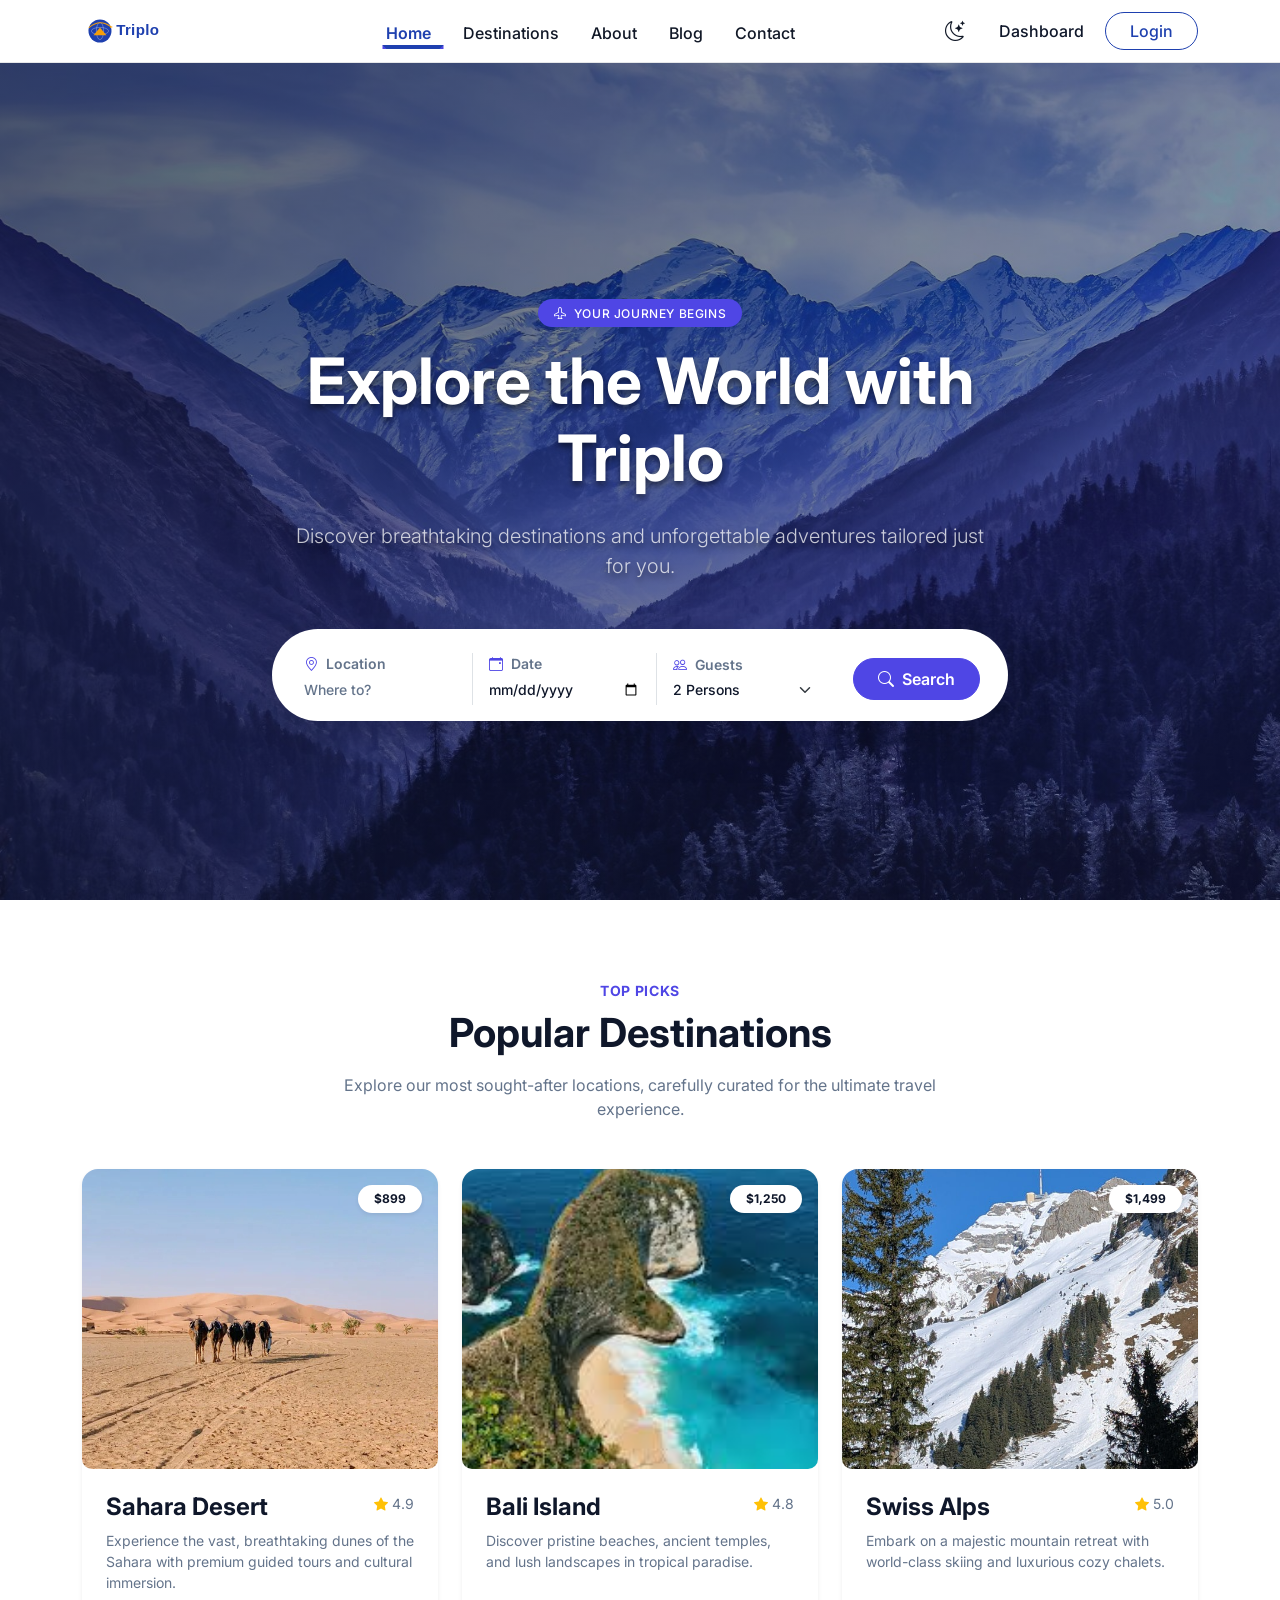
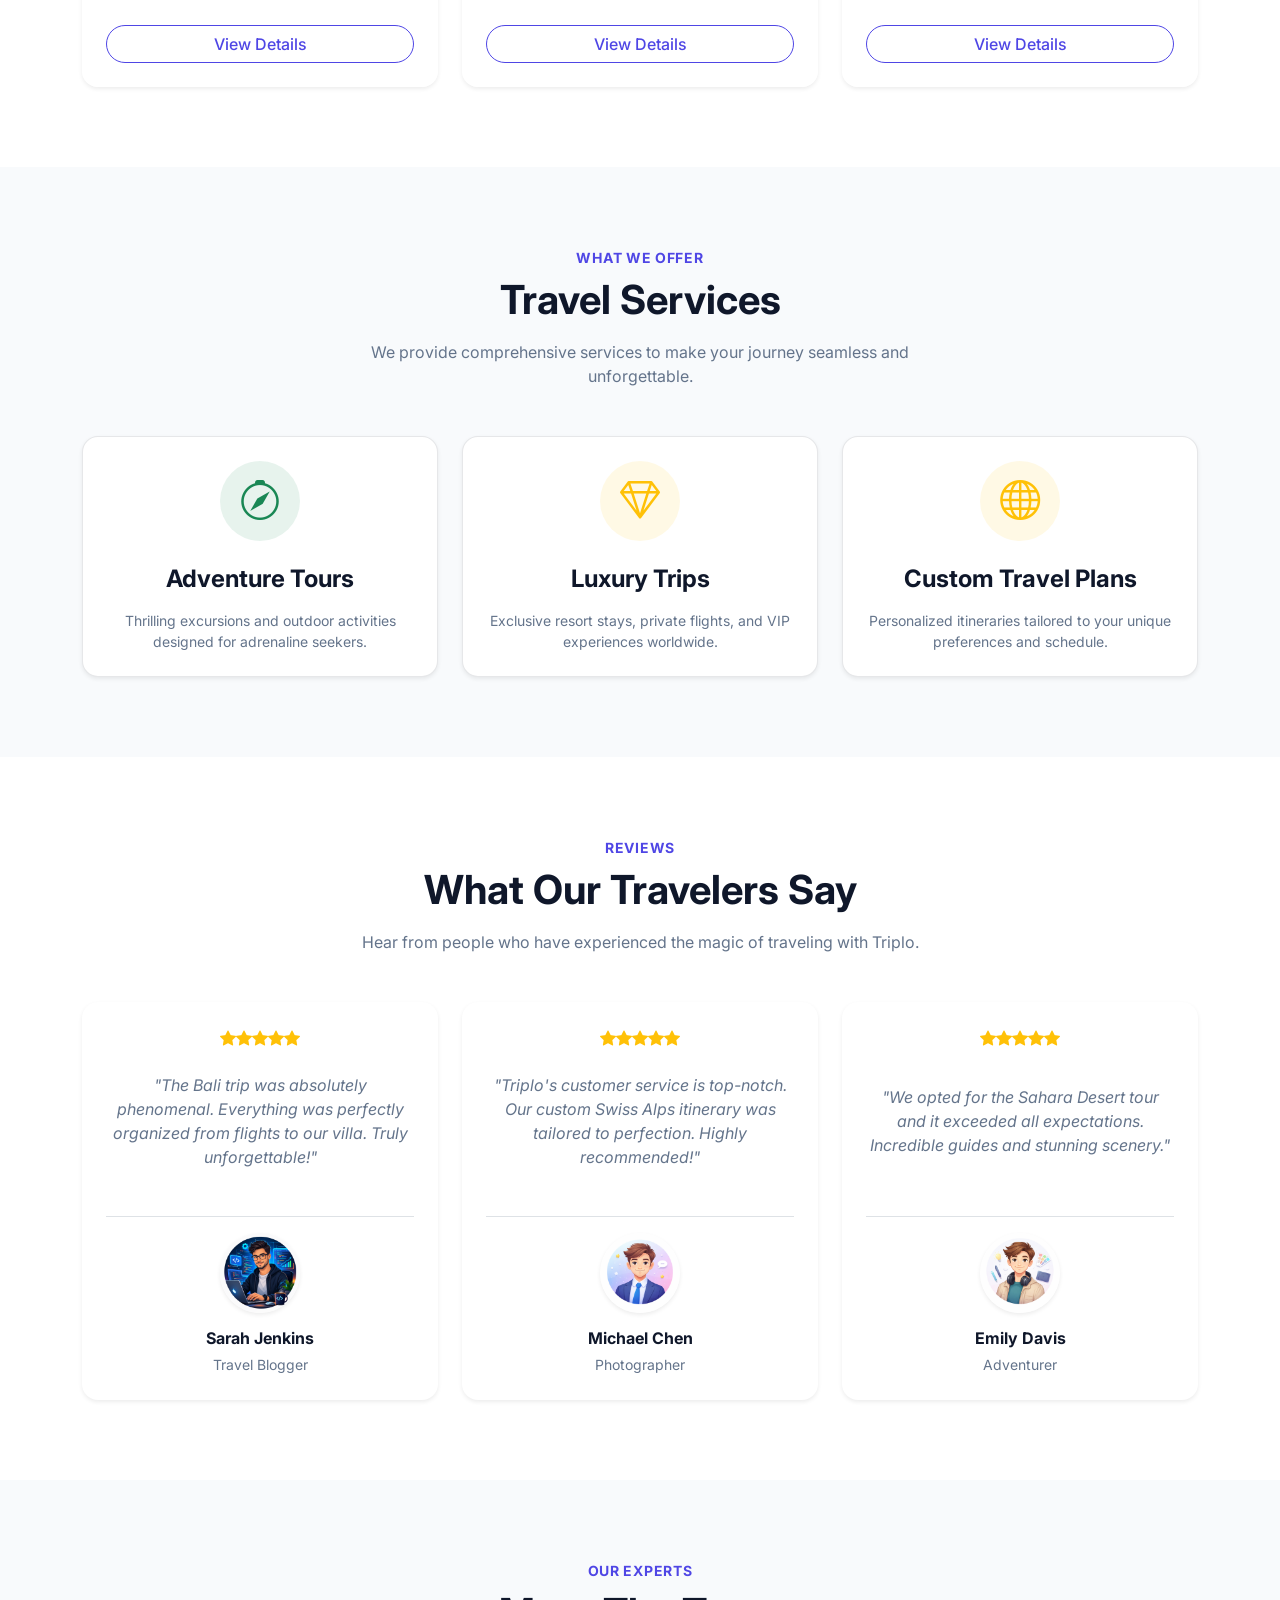
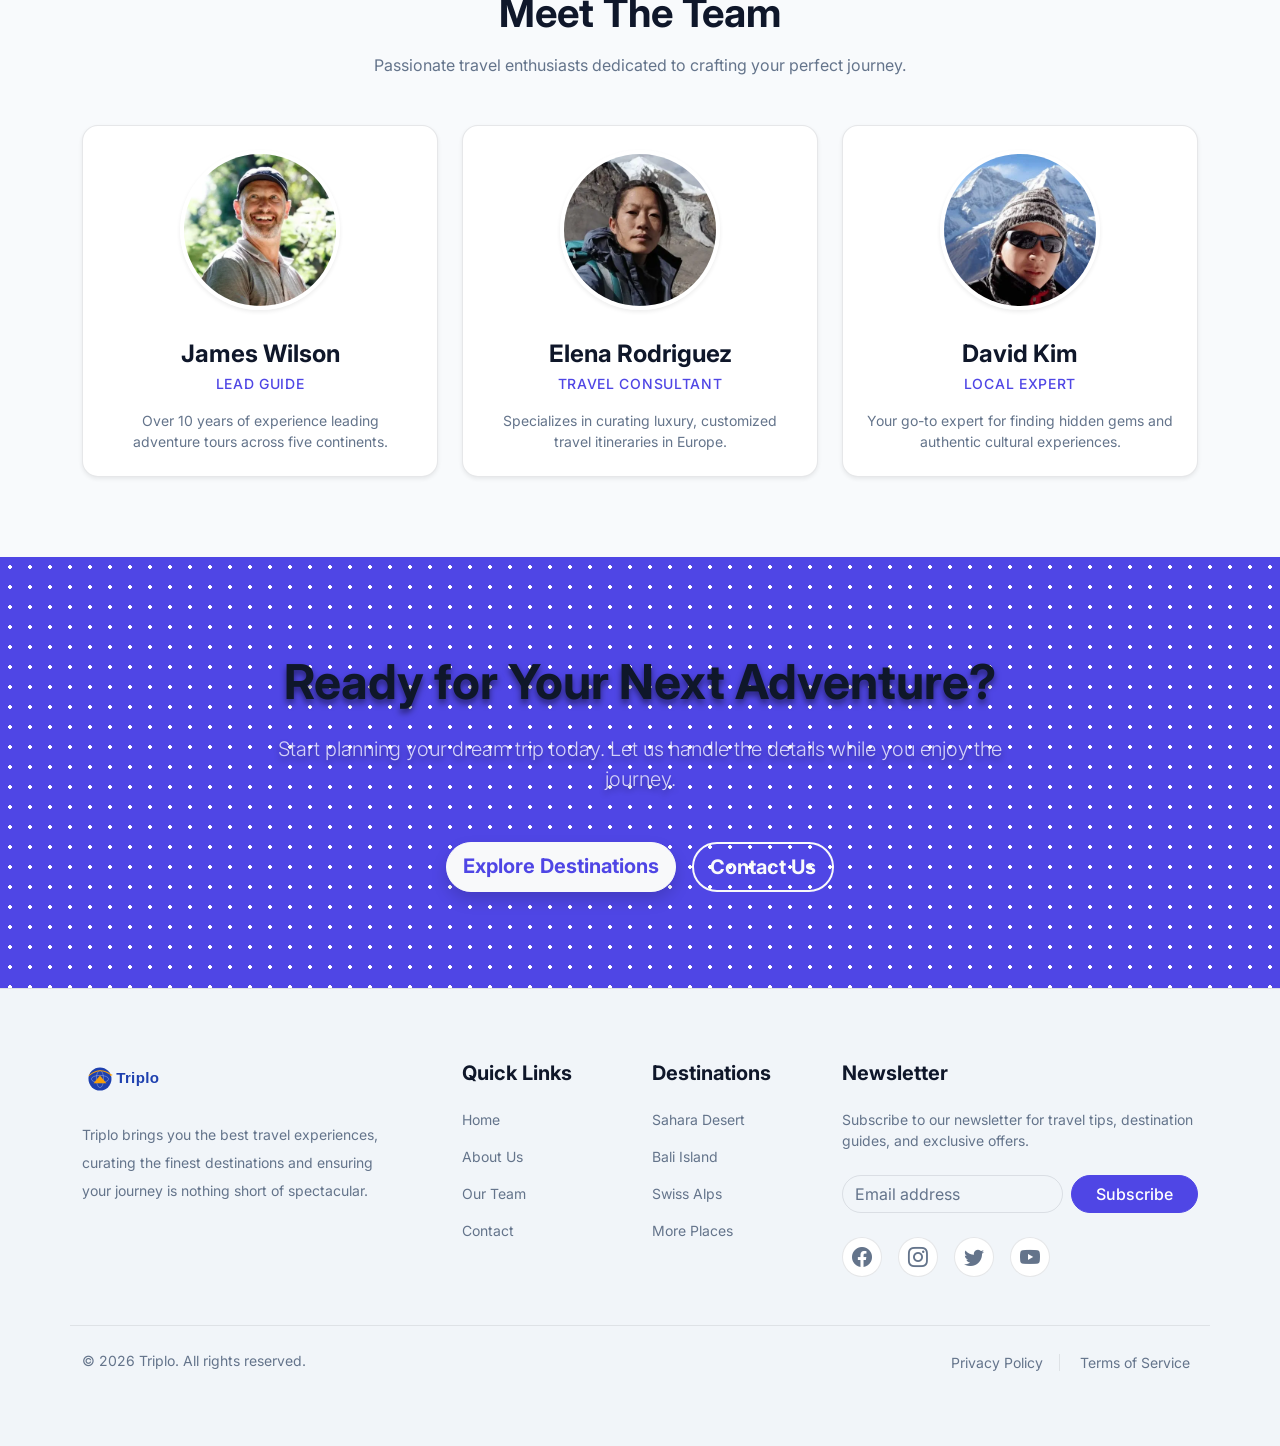
<file: index.html>
<!DOCTYPE html>
<html lang="en">

<head>
    <meta charset="UTF-8">
    <meta name="viewport" content="width=device-width, initial-scale=1.0">
    <title>Triplo - Explore the World</title>
    <!-- Google Fonts -->
    <link rel="preconnect" href="https://fonts.googleapis.com">
    <link rel="preconnect" href="https://fonts.gstatic.com" crossorigin>
    <link href="https://fonts.googleapis.com/css2?family=Inter:wght@300;400;500;600;700;800&display=swap"
        rel="stylesheet">
    <!-- Bootstrap CSS -->
    <link href="https://cdn.jsdelivr.net/npm/bootstrap@5.3.3/dist/css/bootstrap.min.css" rel="stylesheet">
    <!-- Bootstrap Icons -->
    <link rel="stylesheet" href="https://cdn.jsdelivr.net/npm/bootstrap-icons@1.11.3/font/bootstrap-icons.min.css">
    <!-- Custom CSS -->
    <link rel="stylesheet" href="assets/css/style.css">
    <link rel="icon" type="image/svg+xml" href="assets/images/favicon.svg">
</head>

<body>

    <!-- Navbar -->
    <nav class="navbar navbar-expand-lg fixed-top custom-navbar">
        <div class="container">
            <!-- Brand -->
            <a class="navbar-brand d-flex align-items-center gap-2" href="index.html">
                <img src="assets/images/logo.svg" alt="Triplo Logo" height="36" class="brand-logo">
            </a>

            <!-- Mobile Toggle -->
            <div class="d-flex align-items-center gap-2 ms-auto d-lg-none">
                <!-- Mobile Dark Mode Toggle -->
                <button class="btn btn-link nav-icon-btn dark-mode-toggle theme-toggle" aria-label="Toggle Dark Mode">
                    <i class="bi bi-moon-stars"></i>
                </button>
                <button class="navbar-toggler border-0 px-0" type="button" data-bs-toggle="offcanvas"
                    data-bs-target="#mobileMenu" aria-controls="mobileMenu" aria-expanded="false"
                    aria-label="Toggle navigation">
                    <span class="navbar-toggler-icon"></span>
                </button>
            </div>

            <!-- Desktop Menu -->
            <div class="collapse navbar-collapse" id="desktopMenu">
                <ul class="navbar-nav mx-auto mb-2 mb-lg-0 gap-3 fw-medium">
                    <li class="nav-item dropdown">
                        <a class="nav-link dropdown-toggle active" href="#" id="homeDropdown" role="button"
                            data-bs-toggle="dropdown" aria-expanded="false">
                            Home
                        </a>
                        <ul class="dropdown-menu custom-dropdown border-0 shadow-sm rounded-3 mt-2"
                            aria-labelledby="homeDropdown">
                            <li><a class="dropdown-item fw-medium" href="index.html">Home 1</a></li>
                            <li><a class="dropdown-item fw-medium" href="home2.html">Home 2</a></li>
                        </ul>
                    </li>
                    <li class="nav-item">
                        <a class="nav-link" href="destinations.html">Destinations</a>
                    </li>
                    <li class="nav-item">
                        <a class="nav-link" href="about.html">About</a>
                    </li>
                    <li class="nav-item">
                        <a class="nav-link" href="blog.html">Blog</a>
                    </li>
                    <li class="nav-item">
                        <a class="nav-link" href="contact.html">Contact</a>
                    </li>
                </ul>
                <div class="d-flex align-items-center gap-3">
                    <button class="btn btn-link nav-icon-btn dark-mode-toggle d-none d-lg-block theme-toggle"
                        aria-label="Toggle Dark Mode">
                        <i class="bi bi-moon-stars"></i>
                    </button>
                    <a href="dashboard.html"
                        class="btn btn-link text-decoration-none fw-medium text-dark d-none d-lg-block px-1">Dashboard</a>
                    <a href="login.html" class="btn btn-outline-primary px-4 rounded-pill fw-medium login-btn">Login</a>
                </div>
            </div>
        </div>
    </nav>

    <!-- Mobile Offcanvas Menu -->
    <div class="offcanvas offcanvas-end mobile-offcanvas" tabindex="-1" id="mobileMenu"
        aria-labelledby="mobileMenuLabel">
        <div class="offcanvas-header border-bottom border-opacity-10">
            <a class="navbar-brand d-flex align-items-center gap-2" href="index.html">
                <img src="assets/images/logo.svg" alt="Triplo Logo" height="36" class="brand-logo">
                <span class="visually-hidden" id="mobileMenuLabel">Triplo</span>
            </a>
            <button type="button" class="btn-close" data-bs-dismiss="offcanvas" aria-label="Close"></button>
        </div>
        <div class="offcanvas-body d-flex flex-column">
            <ul class="navbar-nav flex-grow-1 pe-3 fw-medium gap-2">
                <li class="nav-item dropdown">
                    <a class="nav-link dropdown-toggle active" href="#" id="homeMobileDropdown" role="button"
                        data-bs-toggle="dropdown" aria-expanded="false">
                        Home
                    </a>
                    <ul class="dropdown-menu border-0 shadow-none ps-3 bg-transparent"
                        aria-labelledby="homeMobileDropdown">
                        <li><a class="dropdown-item fw-medium" href="index.html">Home 1</a></li>
                        <li><a class="dropdown-item fw-medium" href="home2.html">Home 2</a></li>
                    </ul>
                </li>
                <li class="nav-item">
                    <a class="nav-link" href="destinations.html">Destinations</a>
                </li>
                <li class="nav-item">
                    <a class="nav-link" href="about.html">About</a>
                </li>
                <li class="nav-item">
                    <a class="nav-link" href="blog.html">Blog</a>
                </li>
                <li class="nav-item">
                    <a class="nav-link" href="contact.html">Contact</a>
                </li>
            </ul>
            <div class="mt-auto pt-4 border-top border-opacity-10 d-grid gap-2">
                <a href="dashboard.html" class="btn btn-outline-secondary rounded-pill py-2 fw-medium">Dashboard</a>
                <a href="login.html" class="btn btn-primary rounded-pill py-2 fw-medium login-btn">Login</a>
            </div>
        </div>
    </div>

    <!-- 1. Hero Section -->
    <section class="hero-section position-relative overflow-hidden d-flex align-items-center">
        <!-- Background Wrapper -->
        <div class="hero-bg position-absolute w-100 h-100 top-0 start-0 z-0">
            <img src="assets/images/hero.jpg" alt="Beautiful travel destination"
                class="w-100 h-100 object-fit-cover shadow-sm">
            <div class="hero-overlay position-absolute w-100 h-100 top-0 start-0"></div>
        </div>

        <div class="container position-relative z-1">
            <div class="row justify-content-center text-center">
                <div class="col-lg-10 col-xl-8">
                    <span
                        class="badge bg-primary bg-opacity-10 text-white rounded-pill px-3 py-2 mb-3 fw-medium text-uppercase tracking-wide">
                        <i class="bi bi-airplane me-1"></i> Your Journey Begins
                    </span>
                    <h1 class="display-3 fw-bold text-white mb-4 hero-title drop-shadow">Explore the World with Triplo
                    </h1>
                    <p class="lead text-white text-opacity-75 mb-5 px-md-4 hero-subtitle drop-shadow">
                        Discover breathtaking destinations and unforgettable adventures tailored just for you.
                    </p>

                    <!-- Search Form -->
                    <div
                        class="search-form-container bg-white p-2 p-md-3 rounded-pill shadow-lg mx-auto d-none d-md-block">
                        <form class="row g-2 align-items-center m-0">
                            <div class="col-md position-relative border-end border-opacity-25 px-3">
                                <label class="form-label text-muted small fw-semibold mb-0 d-block text-start"><i
                                        class="bi bi-geo-alt me-1 text-primary"></i> Location</label>
                                <input type="text"
                                    class="form-control form-control-sm border-0 bg-transparent px-0 shadow-none text-dark fw-medium"
                                    placeholder="Where to?">
                            </div>
                            <div class="col-md position-relative border-end border-opacity-25 px-3">
                                <label class="form-label text-muted small fw-semibold mb-0 d-block text-start"><i
                                        class="bi bi-calendar-event me-1 text-primary"></i> Date</label>
                                <input type="date"
                                    class="form-control form-control-sm border-0 bg-transparent px-0 shadow-none text-dark fw-medium text-muted">
                            </div>
                            <div class="col-md position-relative px-3">
                                <label class="form-label text-muted small fw-semibold mb-0 d-block text-start"><i
                                        class="bi bi-people me-1 text-primary"></i> Guests</label>
                                <select
                                    class="form-select form-select-sm border-0 bg-transparent px-0 shadow-none text-dark fw-medium">
                                    <option value="1">1 Person</option>
                                    <option value="2" selected>2 Persons</option>
                                    <option value="3">3+ Persons</option>
                                </select>
                            </div>
                            <div class="col-auto">
                                <button type="button"
                                    class="btn btn-primary rounded-pill px-4 py-2 fw-semibold d-flex align-items-center gap-2">
                                    <i class="bi bi-search"></i> Search
                                </button>
                            </div>
                        </form>
                    </div>

                    <!-- Mobile CTA (Simplified Search) -->
                    <div class="d-md-none d-grid gap-3">
                        <button type="button" class="btn btn-primary btn-lg rounded-pill fw-semibold shadow">
                            <i class="bi bi-search me-2"></i> Find Destinations
                        </button>
                    </div>
                </div>
            </div>
        </div>
    </section>

    <!-- 2. Popular Destinations -->
    <section id="destinations" class="section-padding custom-bg-alt">
        <div class="container">
            <div class="text-center mb-5">
                <span class="text-primary fw-bold text-uppercase tracking-wide small mb-2 d-block">Top Picks</span>
                <h2 class="display-6 fw-bold mb-3">Popular Destinations</h2>
                <p class="text-muted mx-auto" style="max-width: 600px;">Explore our most sought-after locations,
                    carefully curated for the ultimate travel experience.</p>
            </div>

            <div class="row g-4 justify-content-center">
                <!-- Card 1 -->
                <div class="col-md-6 col-lg-4">
                    <div class="card h-100 destination-card border-0 shadow-sm rounded-4 overflow-hidden">
                        <div class="card-img-wrapper position-relative overflow-hidden" style="height: 300px;">
                            <img src="assets/images/destination1.jpg" class="w-100 h-100 object-fit-cover card-img-top"
                                alt="Sahara Desert">
                            <span
                                class="badge bg-white text-dark position-absolute top-0 end-0 m-3 rounded-pill px-3 py-2 fw-bold shadow-sm">
                                $899
                            </span>
                        </div>
                        <div class="card-body p-4 d-flex flex-column custom-card-bg">
                            <div class="d-flex justify-content-between align-items-start mb-2">
                                <h4 class="card-title fw-bold mb-0">Sahara Desert</h4>
                                <div class="d-flex align-items-center text-warning small">
                                    <i class="bi bi-star-fill"></i>
                                    <span class="text-muted ms-1">4.9</span>
                                </div>
                            </div>
                            <p class="card-text text-muted small flex-grow-1">Experience the vast, breathtaking dunes of
                                the Sahara with premium guided tours and cultural immersion.</p>
                            <a href="#" class="btn btn-outline-primary rounded-pill w-100 mt-3 fw-medium">View
                                Details</a>
                        </div>
                    </div>
                </div>
                <!-- Card 2 -->
                <div class="col-md-6 col-lg-4">
                    <div class="card h-100 destination-card border-0 shadow-sm rounded-4 overflow-hidden">
                        <div class="card-img-wrapper position-relative overflow-hidden" style="height: 300px;">
                            <img src="assets/images/destination2.jpg" class="w-100 h-100 object-fit-cover card-img-top"
                                alt="Bali Island">
                            <span
                                class="badge bg-white text-dark position-absolute top-0 end-0 m-3 rounded-pill px-3 py-2 fw-bold shadow-sm">
                                $1,250
                            </span>
                        </div>
                        <div class="card-body p-4 d-flex flex-column custom-card-bg">
                            <div class="d-flex justify-content-between align-items-start mb-2">
                                <h4 class="card-title fw-bold mb-0">Bali Island</h4>
                                <div class="d-flex align-items-center text-warning small">
                                    <i class="bi bi-star-fill"></i>
                                    <span class="text-muted ms-1">4.8</span>
                                </div>
                            </div>
                            <p class="card-text text-muted small flex-grow-1">Discover pristine beaches, ancient
                                temples, and lush landscapes in tropical paradise.</p>
                            <a href="#" class="btn btn-outline-primary rounded-pill w-100 mt-3 fw-medium">View
                                Details</a>
                        </div>
                    </div>
                </div>
                <!-- Card 3 -->
                <div class="col-md-6 col-lg-4">
                    <div class="card h-100 destination-card border-0 shadow-sm rounded-4 overflow-hidden">
                        <div class="card-img-wrapper position-relative overflow-hidden" style="height: 300px;">
                            <img src="assets/images/destination3.jpg" class="w-100 h-100 object-fit-cover card-img-top"
                                alt="Swiss Alps">
                            <span
                                class="badge bg-white text-dark position-absolute top-0 end-0 m-3 rounded-pill px-3 py-2 fw-bold shadow-sm">
                                $1,499
                            </span>
                        </div>
                        <div class="card-body p-4 d-flex flex-column custom-card-bg">
                            <div class="d-flex justify-content-between align-items-start mb-2">
                                <h4 class="card-title fw-bold mb-0">Swiss Alps</h4>
                                <div class="d-flex align-items-center text-warning small">
                                    <i class="bi bi-star-fill"></i>
                                    <span class="text-muted ms-1">5.0</span>
                                </div>
                            </div>
                            <p class="card-text text-muted small flex-grow-1">Embark on a majestic mountain retreat with
                                world-class skiing and luxurious cozy chalets.</p>
                            <a href="#" class="btn btn-outline-primary rounded-pill w-100 mt-3 fw-medium">View
                                Details</a>
                        </div>
                    </div>
                </div>
            </div>
        </div>
    </section>

    <!-- 3. Travel Services -->
    <section id="services" class="section-padding text-center">
        <div class="container">
            <div class="mb-5">
                <span class="text-primary fw-bold text-uppercase tracking-wide small mb-2 d-block">What We Offer</span>
                <h2 class="display-6 fw-bold mb-3">Travel Services</h2>
                <p class="text-muted mx-auto" style="max-width: 600px;">We provide comprehensive services to make your
                    journey seamless and unforgettable.</p>
            </div>

            <div class="row g-4">
                <!-- Service 1 -->
                <div class="col-md-4">
                    <div class="service-card p-4 rounded-4 custom-card-bg shadow-sm h-100">
                        <div class="icon-box bg-success bg-opacity-10 text-success rounded-circle d-inline-flex align-items-center justify-content-center mb-4"
                            style="width: 80px; height: 80px;">
                            <i class="bi bi-compass fs-1"></i>
                        </div>
                        <h4 class="fw-bold mb-3">Adventure Tours</h4>
                        <p class="text-muted small mb-0">Thrilling excursions and outdoor activities designed for
                            adrenaline seekers.</p>
                    </div>
                </div>
                <!-- Service 2 -->
                <div class="col-md-4">
                    <div class="service-card p-4 rounded-4 custom-card-bg shadow-sm h-100">
                        <div class="icon-box bg-warning bg-opacity-10 text-warning rounded-circle d-inline-flex align-items-center justify-content-center mb-4"
                            style="width: 80px; height: 80px;">
                            <i class="bi bi-gem fs-1"></i>
                        </div>
                        <h4 class="fw-bold mb-3">Luxury Trips</h4>
                        <p class="text-muted small mb-0">Exclusive resort stays, private flights, and VIP experiences
                            worldwide.</p>
                    </div>
                </div>
                <!-- Service 3 -->
                <div class="col-md-4">
                    <div class="service-card p-4 rounded-4 custom-card-bg shadow-sm h-100">
                        <div class="icon-box bg-warning bg-opacity-10 text-warning rounded-circle d-inline-flex align-items-center justify-content-center mb-4"
                            style="width: 80px; height: 80px;">
                            <i class="bi bi-globe fs-1"></i>
                        </div>
                        <h4 class="fw-bold mb-3">Custom Travel Plans</h4>
                        <p class="text-muted small mb-0">Personalized itineraries tailored to your unique preferences
                            and schedule.</p>
                    </div>
                </div>
            </div>
        </div>
    </section>

    <!-- 4. Testimonials -->
    <section id="testimonials" class="section-padding custom-bg-alt">
        <div class="container">
            <div class="text-center mb-5">
                <span class="text-primary fw-bold text-uppercase tracking-wide small mb-2 d-block">Reviews</span>
                <h2 class="display-6 fw-bold mb-3">What Our Travelers Say</h2>
                <p class="text-muted mx-auto" style="max-width: 600px;">Hear from people who have experienced the magic
                    of traveling with Triplo.</p>
            </div>

            <div class="row g-4">
                <!-- Testimonial 1 -->
                <div class="col-12 col-md-4">
                    <div class="card testimonial-card border-0 shadow-sm rounded-4 custom-card-bg h-100 p-4">
                        <div class="text-warning mb-3 text-center">
                            <i class="bi bi-star-fill"></i><i class="bi bi-star-fill"></i><i
                                class="bi bi-star-fill"></i><i class="bi bi-star-fill"></i><i
                                class="bi bi-star-fill"></i>
                        </div>
                        <p class="card-text text-muted flex-grow-1 fst-italic">"The Bali trip was absolutely phenomenal.
                            Everything was perfectly organized from flights to our villa. Truly unforgettable!"</p>
                        <div class="text-center mt-4 pt-3 border-top border-opacity-10">
                            <img src="assets/images/user1.jpg" alt="Sarah Jenkins"
                                class="rounded-circle object-fit-cover shadow-sm mb-3 mx-auto d-block" width="80"
                                height="80">
                            <h6 class="mb-1 fw-bold">Sarah Jenkins</h6>
                            <span class="text-muted small">Travel Blogger</span>
                        </div>
                    </div>
                </div>
                <!-- Testimonial 2 -->
                <div class="col-12 col-md-4">
                    <div class="card testimonial-card border-0 shadow-sm rounded-4 custom-card-bg h-100 p-4">
                        <div class="text-warning mb-3 text-center">
                            <i class="bi bi-star-fill"></i><i class="bi bi-star-fill"></i><i
                                class="bi bi-star-fill"></i><i class="bi bi-star-fill"></i><i
                                class="bi bi-star-fill"></i>
                        </div>
                        <p class="card-text text-muted flex-grow-1 fst-italic">"Triplo's customer service is top-notch.
                            Our custom Swiss Alps itinerary was tailored to perfection. Highly recommended!"</p>
                        <div class="text-center mt-4 pt-3 border-top border-opacity-10">
                            <img src="assets/images/user2.jpg" alt="Michael Chen"
                                class="rounded-circle object-fit-cover shadow-sm mb-3 mx-auto d-block" width="80"
                                height="80">
                            <h6 class="mb-1 fw-bold">Michael Chen</h6>
                            <span class="text-muted small">Photographer</span>
                        </div>
                    </div>
                </div>
                <!-- Testimonial 3 -->
                <div class="col-12 col-md-4">
                    <div class="card testimonial-card border-0 shadow-sm rounded-4 custom-card-bg h-100 p-4">
                        <div class="text-warning mb-3 text-center">
                            <i class="bi bi-star-fill"></i><i class="bi bi-star-fill"></i><i
                                class="bi bi-star-fill"></i><i class="bi bi-star-fill"></i><i
                                class="bi bi-star-fill"></i>
                        </div>
                        <p class="card-text text-muted flex-grow-1 fst-italic">"We opted for the Sahara Desert tour and
                            it exceeded all expectations. Incredible guides and stunning scenery."</p>
                        <div class="text-center mt-4 pt-3 border-top border-opacity-10">
                            <img src="assets/images/user3.jpg" alt="Emily Davis"
                                class="rounded-circle object-fit-cover shadow-sm mb-3 mx-auto d-block" width="80"
                                height="80">
                            <h6 class="mb-1 fw-bold">Emily Davis</h6>
                            <span class="text-muted small">Adventurer</span>
                        </div>
                    </div>
                </div>
            </div>
        </div>
    </section>

    <!-- 5. Travel Experts (Team) -->
    <section id="team" class="section-padding text-center">
        <div class="container">
            <div class="mb-5">
                <span class="text-primary fw-bold text-uppercase tracking-wide small mb-2 d-block">Our Experts</span>
                <h2 class="display-6 fw-bold mb-3">Meet The Team</h2>
                <p class="text-muted mx-auto" style="max-width: 600px;">Passionate travel enthusiasts dedicated to
                    crafting your perfect journey.</p>
            </div>

            <div class="row g-4 justify-content-center">
                <!-- Team 1 -->
                <div class="col-md-4 col-sm-6">
                    <div class="team-card p-4 custom-card-bg rounded-4 shadow-sm h-100">
                        <div class="position-relative d-inline-block mb-4">
                            <img src="assets/images/team1.jpg" alt="James Wilson"
                                class="rounded-circle object-fit-cover border border-4 border-white shadow-sm team-img"
                                width="160" height="160">
                        </div>
                        <h4 class="fw-bold mb-1">James Wilson</h4>
                        <span class="text-primary small fw-medium text-uppercase tracking-wide d-block mb-3">Lead
                            Guide</span>
                        <p class="text-muted small mb-0">Over 10 years of experience leading adventure tours across five
                            continents.</p>
                    </div>
                </div>
                <!-- Team 2 -->
                <div class="col-md-4 col-sm-6">
                    <div class="team-card p-4 custom-card-bg rounded-4 shadow-sm h-100">
                        <div class="position-relative d-inline-block mb-4">
                            <img src="assets/images/team2.jpg" alt="Elena Rodriguez"
                                class="rounded-circle object-fit-cover border border-4 border-white shadow-sm team-img"
                                width="160" height="160">
                        </div>
                        <h4 class="fw-bold mb-1">Elena Rodriguez</h4>
                        <span class="text-primary small fw-medium text-uppercase tracking-wide d-block mb-3">Travel
                            Consultant</span>
                        <p class="text-muted small mb-0">Specializes in curating luxury, customized travel itineraries
                            in Europe.</p>
                    </div>
                </div>
                <!-- Team 3 -->
                <div class="col-md-4 col-sm-6">
                    <div class="team-card p-4 custom-card-bg rounded-4 shadow-sm h-100">
                        <div class="position-relative d-inline-block mb-4">
                            <img src="assets/images/team3.jpg" alt="David Kim"
                                class="rounded-circle object-fit-cover border border-4 border-white shadow-sm team-img"
                                width="160" height="160">
                        </div>
                        <h4 class="fw-bold mb-1">David Kim</h4>
                        <span class="text-primary small fw-medium text-uppercase tracking-wide d-block mb-3">Local
                            Expert</span>
                        <p class="text-muted small mb-0">Your go-to expert for finding hidden gems and authentic
                            cultural experiences.</p>
                    </div>
                </div>
            </div>
        </div>
    </section>

    <!-- 6. CTA Section -->
    <section id="contact" class="cta-section py-5 bg-primary text-white position-relative overflow-hidden">
        <div class="cta-bg-pattern position-absolute w-100 h-100 top-0 start-0 opacity-10"></div>
        <div class="container py-5 position-relative z-1">
            <div class="row justify-content-center text-center">
                <div class="col-lg-8">
                    <h2 class="display-5 fw-bold mb-4 drop-shadow">Ready for Your Next Adventure?</h2>
                    <p class="lead mb-5 opacity-75 drop-shadow">Start planning your dream trip today. Let us handle the
                        details while you enjoy the journey.</p>
                    <div class="d-flex flex-column flex-sm-row justify-content-center gap-3">
                        <a href="#destinations"
                            class="btn btn-light btn-lg rounded-pill fw-bold text-primary shadow">Explore
                            Destinations</a>
                        <a href="#" class="btn btn-outline-light btn-lg rounded-pill fw-bold border-2">Contact Us</a>
                    </div>
                </div>
            </div>
        </div>
    </section>

    <!-- Footer -->
    <footer class="footer py-5 custom-footer-bg">
        <div class="container py-4">
            <div class="row g-5">
                <!-- Column 1: Brand -->
                <div class="col-lg-4 pe-lg-5">
                    <a class="navbar-brand d-inline-flex align-items-center gap-2 mb-4" href="index.html">
                        <img src="assets/images/logo.svg" alt="Triplo Logo" height="36" class="brand-logo footer-logo">
                    </a>
                    <p class="text-muted small lh-lg pe-4">Triplo brings you the best travel experiences, curating the
                        finest destinations and ensuring your journey is nothing short of spectacular.</p>
                </div>

                <!-- Column 2: Quick Links -->
                <div class="col-lg-2 col-md-4 col-sm-6">
                    <h5 class="fw-bold mb-4 footer-title">Quick Links</h5>
                    <ul class="list-unstyled mb-0 d-flex flex-column gap-3 small">
                        <li><a href="#" class="text-muted text-decoration-none footer-link">Home</a></li>
                        <li><a href="#services" class="text-muted text-decoration-none footer-link">About Us</a></li>
                        <li><a href="#team" class="text-muted text-decoration-none footer-link">Our Team</a></li>
                        <li><a href="#contact" class="text-muted text-decoration-none footer-link">Contact</a></li>
                    </ul>
                </div>

                <!-- Column 3: Destinations -->
                <div class="col-lg-2 col-md-4 col-sm-6">
                    <h5 class="fw-bold mb-4 footer-title">Destinations</h5>
                    <ul class="list-unstyled mb-0 d-flex flex-column gap-3 small">
                        <li><a href="#" class="text-muted text-decoration-none footer-link">Sahara Desert</a></li>
                        <li><a href="#" class="text-muted text-decoration-none footer-link">Bali Island</a></li>
                        <li><a href="#" class="text-muted text-decoration-none footer-link">Swiss Alps</a></li>
                        <li><a href="#" class="text-muted text-decoration-none footer-link">More Places</a></li>
                    </ul>
                </div>

                <!-- Column 4: Newsletter & Social -->
                <div class="col-lg-4 col-md-4">
                    <h5 class="fw-bold mb-4 footer-title">Newsletter</h5>
                    <p class="text-muted small mb-4">Subscribe to our newsletter for travel tips, destination guides,
                        and exclusive offers.</p>
                    <form class="d-flex mb-4 gap-2">
                        <input type="email"
                            class="form-control rounded-pill bg-transparent border-opacity-25 shadow-none custom-input"
                            placeholder="Email address">
                        <button class="btn btn-primary rounded-pill px-4 fw-medium" type="button">Subscribe</button>
                    </form>
                    <div class="d-flex gap-3">
                        <a href="#"
                            class="social-icon-wrapper rounded-circle d-flex align-items-center justify-content-center text-decoration-none transition">
                            <i class="bi bi-facebook fs-5"></i>
                        </a>
                        <a href="#"
                            class="social-icon-wrapper rounded-circle d-flex align-items-center justify-content-center text-decoration-none transition">
                            <i class="bi bi-instagram fs-5"></i>
                        </a>
                        <a href="#"
                            class="social-icon-wrapper rounded-circle d-flex align-items-center justify-content-center text-decoration-none transition">
                            <i class="bi bi-twitter fs-5"></i>
                        </a>
                        <a href="#"
                            class="social-icon-wrapper rounded-circle d-flex align-items-center justify-content-center text-decoration-none transition">
                            <i class="bi bi-youtube fs-5"></i>
                        </a>
                    </div>
                </div>
            </div>

            <div class="row border-top border-opacity-10 mt-5 pt-4">
                <div class="col-md-6 text-center text-md-start">
                    <p class="text-muted small mb-0">&copy; 2026 Triplo. All rights reserved.</p>
                </div>
                <div class="col-md-6 text-center text-md-end mt-3 mt-md-0">
                    <a href="#"
                        class="text-muted text-decoration-none small mx-2 footer-link border-end pe-3 border-opacity-25">Privacy
                        Policy</a>
                    <a href="#" class="text-muted text-decoration-none small mx-2 footer-link">Terms of Service</a>
                </div>
            </div>
        </div>
    </footer>

    <!-- Back to Top Button -->
    <button class="btn btn-primary rounded-circle position-fixed bottom-0 end-0 m-4 shadow-lg back-to-top"
        id="backToTopBtn" aria-label="Back to top">
        <i class="bi bi-arrow-up"></i>
    </button>

    <!-- Bootstrap JS Bundle -->
    <script src="https://cdn.jsdelivr.net/npm/bootstrap@5.3.3/dist/js/bootstrap.bundle.min.js"></script>
    <!-- Custom JS -->
    <script src="assets/js/main.js"></script>
</body>

</html>
</file>
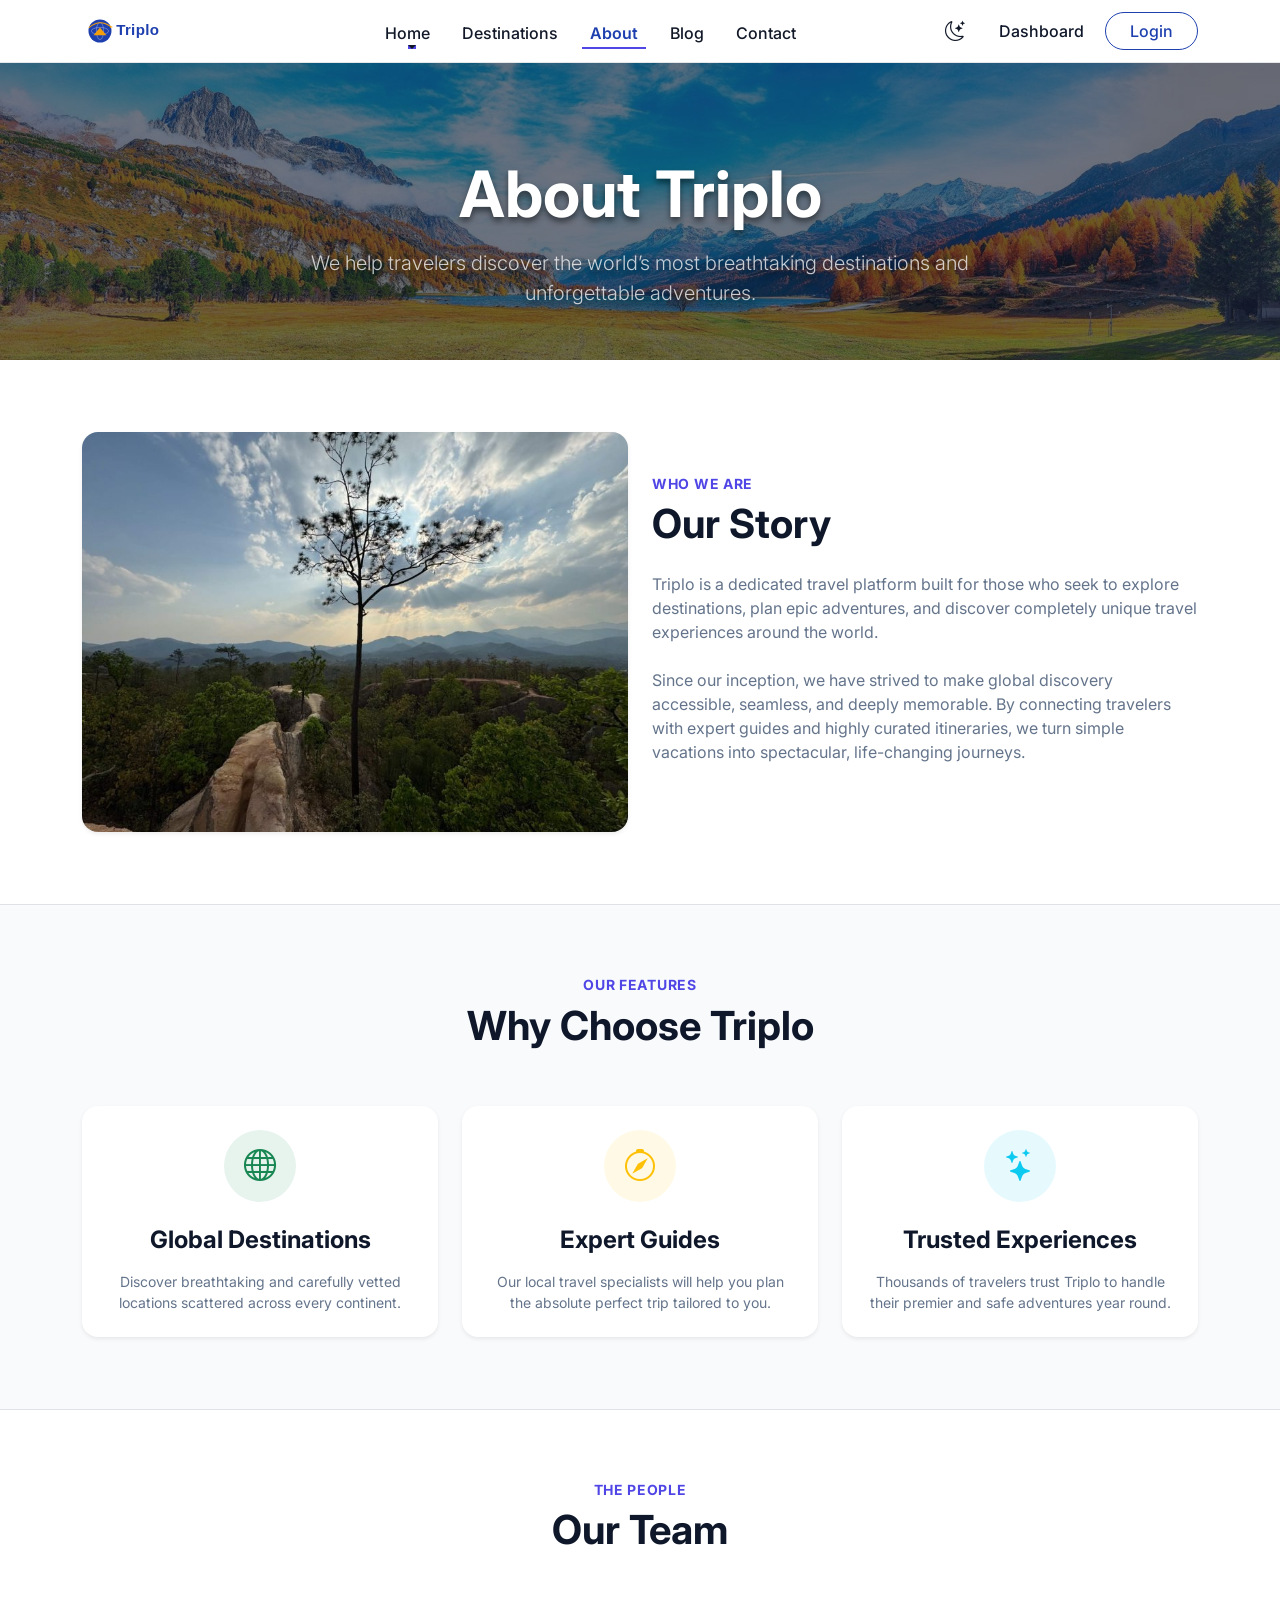
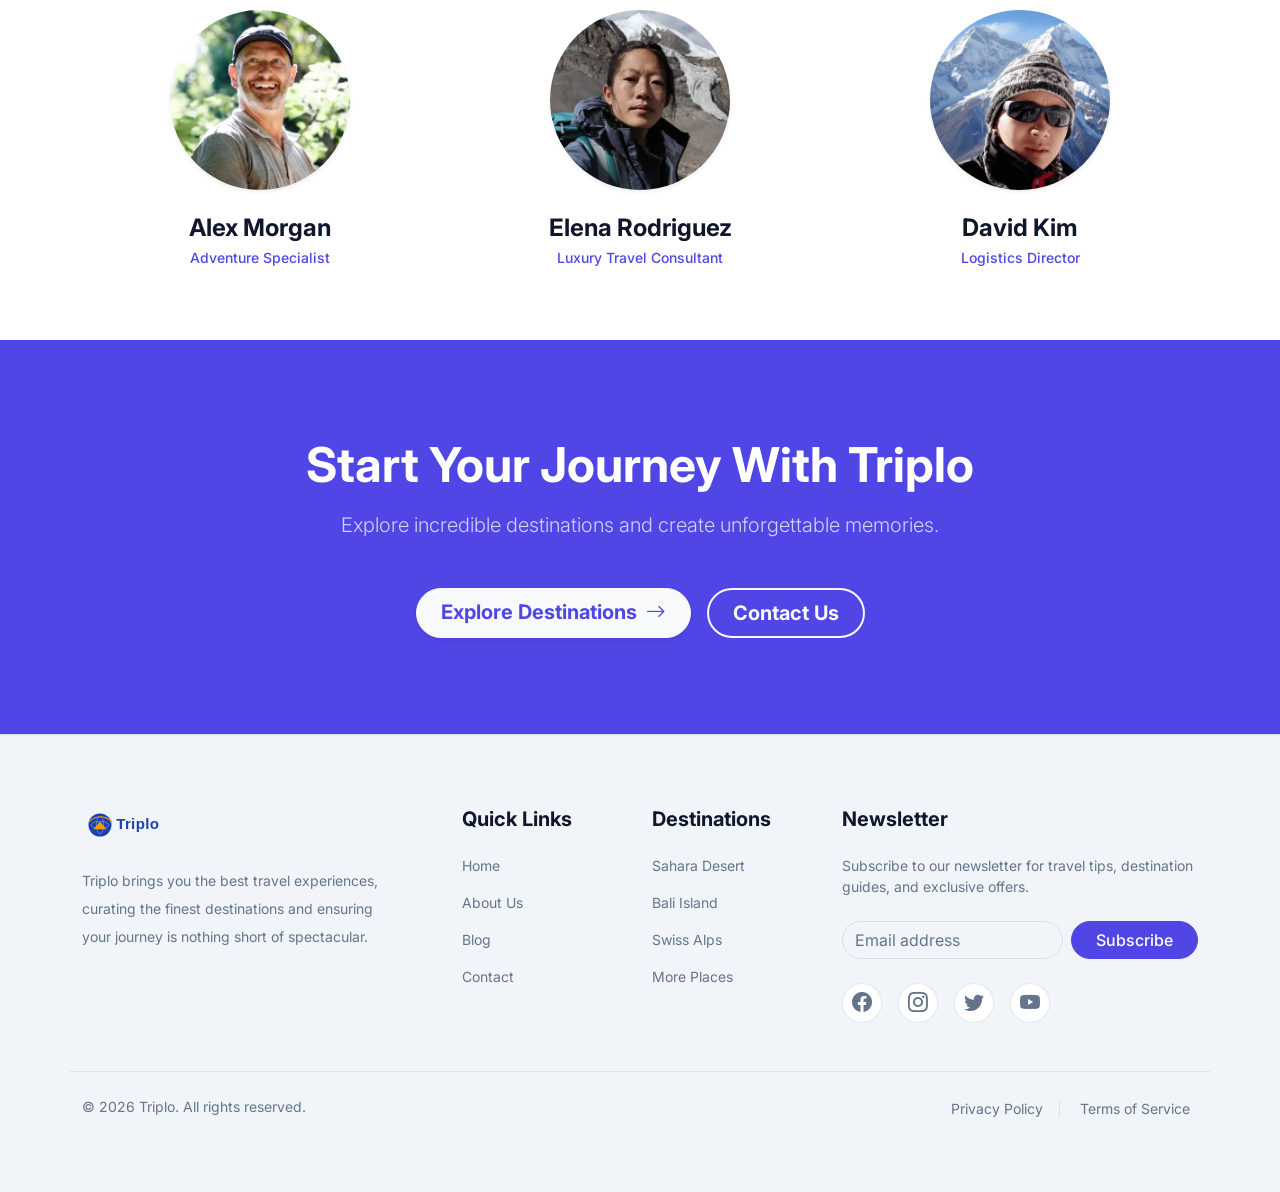
<file: about.html>
<!DOCTYPE html>
<html lang="en">

<head>
    <meta charset="UTF-8">
    <meta name="viewport" content="width=device-width, initial-scale=1.0">
    <title>About Triplo</title>
    <!-- Google Fonts -->
    <link rel="preconnect" href="https://fonts.googleapis.com">
    <link rel="preconnect" href="https://fonts.gstatic.com" crossorigin>
    <link href="https://fonts.googleapis.com/css2?family=Inter:wght@300;400;500;600;700;800&display=swap"
        rel="stylesheet">
    <!-- Bootstrap CSS -->
    <link href="https://cdn.jsdelivr.net/npm/bootstrap@5.3.3/dist/css/bootstrap.min.css" rel="stylesheet">
    <!-- Bootstrap Icons -->
    <link rel="stylesheet" href="https://cdn.jsdelivr.net/npm/bootstrap-icons@1.11.3/font/bootstrap-icons.min.css">
    <!-- Custom CSS -->
    <link rel="stylesheet" href="assets/css/style.css">
    <link rel="icon" type="image/svg+xml" href="assets/images/favicon.svg">
</head>

<body class="d-flex flex-column min-vh-100">

    <!-- Navbar -->
    <nav class="navbar navbar-expand-lg fixed-top custom-navbar">
        <div class="container">
            <!-- Brand -->
            <a class="navbar-brand d-flex align-items-center gap-2" href="index.html">
                <img src="assets/images/logo.svg" alt="Triplo Logo" height="36" class="brand-logo">
            </a>

            <!-- Mobile Toggle -->
            <div class="d-flex align-items-center gap-3 d-lg-none">
                <!-- Mobile Dark Mode Toggle -->
                <button class="btn btn-link nav-icon-btn dark-mode-toggle theme-toggle" aria-label="Toggle Dark Mode">
                    <i class="bi bi-moon-stars"></i>
                </button>
                <button class="navbar-toggler border-0 px-0" type="button" data-bs-toggle="offcanvas"
                    data-bs-target="#mobileMenu" aria-controls="mobileMenu" aria-expanded="false"
                    aria-label="Toggle navigation">
                    <span class="navbar-toggler-icon"></span>
                </button>
            </div>

            <!-- Desktop Menu -->
            <div class="collapse navbar-collapse" id="desktopMenu">
                <ul class="navbar-nav mx-auto mb-2 mb-lg-0 gap-3 fw-medium">
                    <li class="nav-item dropdown">
                        <a class="nav-link dropdown-toggle" href="#" id="homeDropdown" role="button"
                            data-bs-toggle="dropdown" aria-expanded="false">
                            Home
                        </a>
                        <ul class="dropdown-menu custom-dropdown border-0 shadow-sm rounded-3 mt-2"
                            aria-labelledby="homeDropdown">
                            <li><a class="dropdown-item fw-medium" href="index.html">Home 1</a></li>
                            <li><a class="dropdown-item fw-medium" href="home2.html">Home 2</a></li>
                        </ul>
                    </li>
                    <li class="nav-item">
                        <a class="nav-link" href="destinations.html">Destinations</a>
                    </li>
                    <li class="nav-item">
                        <a class="nav-link active" aria-current="page" href="about.html">About</a>
                    </li>
                    <li class="nav-item">
                        <a class="nav-link" href="blog.html">Blog</a>
                    </li>
                    <li class="nav-item">
                        <a class="nav-link" href="contact.html">Contact</a>
                    </li>
                </ul>
                <div class="d-flex align-items-center gap-3">
                    <button class="btn btn-link nav-icon-btn dark-mode-toggle d-none d-lg-block theme-toggle"
                        aria-label="Toggle Dark Mode">
                        <i class="bi bi-moon-stars"></i>
                    </button>
                    <a href="dashboard.html"
                        class="btn btn-link text-decoration-none fw-medium text-dark d-none d-lg-block px-1">Dashboard</a>
                    <a href="login.html" class="btn btn-outline-primary px-4 rounded-pill fw-medium login-btn">Login</a>
                </div>
            </div>
        </div>
    </nav>

    <!-- Mobile Offcanvas Menu -->
    <div class="offcanvas offcanvas-end mobile-offcanvas" tabindex="-1" id="mobileMenu"
        aria-labelledby="mobileMenuLabel">
        <div class="offcanvas-header border-bottom border-opacity-10">
            <a class="navbar-brand d-flex align-items-center gap-2" href="index.html">
                <img src="assets/images/logo.svg" alt="Triplo Logo" height="36" class="brand-logo">
                <span class="visually-hidden" id="mobileMenuLabel">Triplo</span>
            </a>
            <button type="button" class="btn-close" data-bs-dismiss="offcanvas" aria-label="Close"></button>
        </div>
        <div class="offcanvas-body d-flex flex-column">
            <ul class="navbar-nav flex-grow-1 pe-3 fw-medium gap-2">
                <li class="nav-item dropdown">
                    <a class="nav-link dropdown-toggle" href="#" id="homeMobileDropdown" role="button"
                        data-bs-toggle="dropdown" aria-expanded="false">
                        Home
                    </a>
                    <ul class="dropdown-menu border-0 shadow-none ps-3 bg-transparent"
                        aria-labelledby="homeMobileDropdown">
                        <li><a class="dropdown-item fw-medium" href="index.html">Home 1</a></li>
                        <li><a class="dropdown-item fw-medium" href="home2.html">Home 2</a></li>
                    </ul>
                </li>
                <li class="nav-item">
                    <a class="nav-link" href="destinations.html">Destinations</a>
                </li>
                <li class="nav-item">
                    <a class="nav-link active" aria-current="page" href="about.html">About</a>
                </li>
                <li class="nav-item">
                    <a class="nav-link" href="blog.html">Blog</a>
                </li>
                <li class="nav-item">
                    <a class="nav-link" href="contact.html">Contact</a>
                </li>
            </ul>
            <div class="mt-auto pt-4 border-top border-opacity-10 d-grid gap-2">
                <a href="dashboard.html" class="btn btn-outline-secondary rounded-pill py-2 fw-medium">Dashboard</a>
                <a href="login.html" class="btn btn-primary rounded-pill py-2 fw-medium login-btn">Login</a>
            </div>
        </div>
    </div>

    <!-- Main Content -->
    <!-- Main Content -->
    <main class="flex-grow-1">

        <!-- SECTION 1: Page Hero -->
        <section class="hero-section position-relative overflow-hidden d-flex align-items-center"
            style="min-height: 40vh;">
            <div class="hero-bg position-absolute w-100 h-100 top-0 start-0 z-0">
                <img src="assets/images/about-hero.jpg" alt="About Triplo" width="1920" height="600"
                    class="w-100 h-100 object-fit-cover shadow-sm">
                <div class="hero-overlay position-absolute w-100 h-100 top-0 start-0"
                    style="background: rgba(15, 23, 42, 0.6);"></div>
            </div>
            <div class="container position-relative z-1">
                <div class="row justify-content-center text-center">
                    <div class="col-lg-10 col-xl-8">
                        <h1 class="display-3 fw-bold text-white mb-3 hero-title drop-shadow">About Triplo</h1>
                        <p class="lead text-white text-opacity-75 drop-shadow px-md-4">
                            We help travelers discover the world’s most breathtaking destinations and unforgettable
                            adventures.
                        </p>
                    </div>
                </div>
            </div>
        </section>

        <!-- SECTION 2: Our Story -->
        <section class="section-padding py-5 custom-bg-alt">
            <div class="container py-4">
                <div class="row align-items-center g-5">
                    <div class="col-lg-6">
                        <div class="position-relative overflow-hidden rounded-4 shadow-sm" style="height: 400px;">
                            <img src="assets/images/about-travel.jpg" alt="Travel exploration" width="800" height="600"
                                class="w-100 h-100 object-fit-cover">
                        </div>
                    </div>
                    <div class="col-lg-6">
                        <h6 class="text-primary fw-bold text-uppercase tracking-wide small mb-2">Who We Are</h6>
                        <h2 class="display-6 fw-bold text-dark mb-4">Our Story</h2>
                        <p class="text-muted mb-4">
                            Triplo is a dedicated travel platform built for those who seek to explore destinations,
                            plan epic adventures, and discover completely unique travel experiences around the world.
                        </p>
                        <p class="text-muted mb-4">
                            Since our inception, we have strived to make global discovery accessible, seamless,
                            and deeply memorable. By connecting travelers with expert guides and highly curated
                            itineraries,
                            we turn simple vacations into spectacular, life-changing journeys.
                        </p>
                    </div>
                </div>
            </div>
        </section>

        <!-- SECTION 3: Why Choose Us -->
        <section class="section-padding py-5 border-top border-bottom border-opacity-10">
            <div class="container py-4">
                <div class="row justify-content-center mb-5 text-center">
                    <div class="col-lg-8">
                        <h6 class="text-primary fw-bold text-uppercase tracking-wide small mb-2">Our Features</h6>
                        <h2 class="display-6 fw-bold text-dark">Why Choose Triplo</h2>
                    </div>
                </div>

                <div class="row g-4 text-center">
                    <div class="col-md-4">
                        <div class="card h-100 custom-card-bg border-0 rounded-4 shadow-sm p-4 transition hover-lift">
                            <div class="bg-success bg-opacity-10 text-success rounded-circle d-inline-flex align-items-center justify-content-center mx-auto mb-4"
                                style="width: 72px; height: 72px;">
                                <i class="bi bi-globe fs-2"></i>
                            </div>
                            <h4 class="fw-bold text-dark mb-3">Global Destinations</h4>
                            <p class="text-muted small mb-0">Discover breathtaking and carefully vetted locations
                                scattered across every continent.</p>
                        </div>
                    </div>
                    <div class="col-md-4">
                        <div class="card h-100 custom-card-bg border-0 rounded-4 shadow-sm p-4 transition hover-lift">
                            <div class="bg-warning bg-opacity-10 text-warning rounded-circle d-inline-flex align-items-center justify-content-center mx-auto mb-4"
                                style="width: 72px; height: 72px;">
                                <i class="bi bi-compass fs-2"></i>
                            </div>
                            <h4 class="fw-bold text-dark mb-3">Expert Guides</h4>
                            <p class="text-muted small mb-0">Our local travel specialists will help you plan the
                                absolute perfect trip tailored to you.</p>
                        </div>
                    </div>
                    <div class="col-md-4">
                        <div class="card h-100 custom-card-bg border-0 rounded-4 shadow-sm p-4 transition hover-lift">
                            <div class="bg-info bg-opacity-10 text-info rounded-circle d-inline-flex align-items-center justify-content-center mx-auto mb-4"
                                style="width: 72px; height: 72px;">
                                <i class="bi bi-stars fs-2"></i>
                            </div>
                            <h4 class="fw-bold text-dark mb-3">Trusted Experiences</h4>
                            <p class="text-muted small mb-0">Thousands of travelers trust Triplo to handle their premier
                                and safe adventures year round.</p>
                        </div>
                    </div>
                </div>
            </div>
        </section>

        <!-- SECTION 4: Our Team -->
        <section class="section-padding py-5 custom-bg-alt team-section">
            <div class="container py-4 text-center">
                <div class="row justify-content-center mb-5">
                    <div class="col-lg-8">
                        <h6 class="text-primary fw-bold text-uppercase tracking-wide small mb-2">The People</h6>
                        <h2 class="display-6 fw-bold text-dark">Our Team</h2>
                    </div>
                </div>

                <div class="row g-4 justify-content-center text-center">
                    <div class="col-12 col-md-6 col-lg-4 d-flex justify-content-center">
                        <div class="card border-0 bg-transparent h-100">
                            <img src="assets/images/team1.jpg" width="400" height="400" alt="Team 1"
                                class="rounded-circle object-fit-cover mx-auto mb-4 shadow-sm"
                                style="width: 180px; height: 180px;">
                            <h4 class="fw-bold text-dark mb-1">Alex Morgan</h4>
                            <p class="text-primary fw-medium small mb-0">Adventure Specialist</p>
                        </div>
                    </div>
                    <div class="col-12 col-md-6 col-lg-4 d-flex justify-content-center">
                        <div class="card border-0 bg-transparent h-100">
                            <img src="assets/images/team2.jpg" width="400" height="400" alt="Team 2"
                                class="rounded-circle object-fit-cover mx-auto mb-4 shadow-sm"
                                style="width: 180px; height: 180px;">
                            <h4 class="fw-bold text-dark mb-1">Elena Rodriguez</h4>
                            <p class="text-primary fw-medium small mb-0">Luxury Travel Consultant</p>
                        </div>
                    </div>
                    <div class="col-12 col-md-6 col-lg-4 d-flex justify-content-center">
                        <div class="card border-0 bg-transparent h-100">
                            <img src="assets/images/team3.jpg" width="400" height="400" alt="Team 3"
                                class="rounded-circle object-fit-cover mx-auto mb-4 shadow-sm"
                                style="width: 180px; height: 180px;">
                            <h4 class="fw-bold text-dark mb-1">David Kim</h4>
                            <p class="text-primary fw-medium small mb-0">Logistics Director</p>
                        </div>
                    </div>
                </div>
            </div>
        </section>

        <!-- SECTION 5: CTA -->
        <section class="section-padding py-5 bg-primary">
            <div class="container py-5 text-center">
                <div class="row justify-content-center">
                    <div class="col-lg-8">
                        <h2 class="display-5 fw-bold text-white mb-3">Start Your Journey With Triplo</h2>
                        <p class="lead text-white text-opacity-75 mb-5">
                            Explore incredible destinations and create unforgettable memories.
                        </p>
                        <div class="d-flex flex-column flex-sm-row justify-content-center gap-3">
                            <a href="destinations.html"
                                class="btn btn-light btn-lg rounded-pill fw-bold text-primary shadow-sm px-4">Explore
                                Destinations <i class="bi bi-arrow-right ms-1"></i></a>
                            <a href="contact.html"
                                class="btn btn-outline-light border-2 btn-lg rounded-pill fw-bold px-4">Contact Us</a>
                        </div>
                    </div>
                </div>
            </div>
        </section>

    </main>

    <!-- Footer -->
    <footer class="footer py-5 custom-footer-bg mt-auto">
        <div class="container py-4">
            <div class="row g-5">
                <!-- Column 1: Brand -->
                <div class="col-lg-4 pe-lg-5">
                    <a class="navbar-brand d-inline-flex align-items-center gap-2 mb-4" href="index.html">
                        <img src="assets/images/logo.svg" alt="Triplo Logo" height="36" class="brand-logo footer-logo">
                    </a>
                    <p class="text-muted small lh-lg pe-4">Triplo brings you the best travel experiences, curating the
                        finest destinations and ensuring your journey is nothing short of spectacular.</p>
                </div>

                <!-- Column 2: Quick Links -->
                <div class="col-lg-2 col-md-4 col-sm-6">
                    <h5 class="fw-bold mb-4 footer-title">Quick Links</h5>
                    <ul class="list-unstyled mb-0 d-flex flex-column gap-3 small">
                        <li><a href="index.html" class="text-muted text-decoration-none footer-link">Home</a></li>
                        <li><a href="about.html" class="text-muted text-decoration-none footer-link">About Us</a></li>
                        <li><a href="blog.html" class="text-muted text-decoration-none footer-link">Blog</a></li>
                        <li><a href="contact.html" class="text-muted text-decoration-none footer-link">Contact</a></li>
                    </ul>
                </div>

                <!-- Column 3: Destinations -->
                <div class="col-lg-2 col-md-4 col-sm-6">
                    <h5 class="fw-bold mb-4 footer-title">Destinations</h5>
                    <ul class="list-unstyled mb-0 d-flex flex-column gap-3 small">
                        <li><a href="#" class="text-muted text-decoration-none footer-link">Sahara Desert</a></li>
                        <li><a href="#" class="text-muted text-decoration-none footer-link">Bali Island</a></li>
                        <li><a href="#" class="text-muted text-decoration-none footer-link">Swiss Alps</a></li>
                        <li><a href="destinations.html" class="text-muted text-decoration-none footer-link">More
                                Places</a></li>
                    </ul>
                </div>

                <!-- Column 4: Newsletter & Social -->
                <div class="col-lg-4 col-md-4">
                    <h5 class="fw-bold mb-4 footer-title">Newsletter</h5>
                    <p class="text-muted small mb-4">Subscribe to our newsletter for travel tips, destination guides,
                        and exclusive offers.</p>
                    <form class="d-flex mb-4 gap-2">
                        <input type="email"
                            class="form-control rounded-pill bg-transparent border-opacity-25 shadow-none custom-input"
                            placeholder="Email address">
                        <button class="btn btn-primary rounded-pill px-4 fw-medium" type="button">Subscribe</button>
                    </form>
                    <div class="d-flex gap-3">
                        <a href="#"
                            class="social-icon-wrapper rounded-circle d-flex align-items-center justify-content-center text-decoration-none transition"><i
                                class="bi bi-facebook fs-5"></i></a>
                        <a href="#"
                            class="social-icon-wrapper rounded-circle d-flex align-items-center justify-content-center text-decoration-none transition"><i
                                class="bi bi-instagram fs-5"></i></a>
                        <a href="#"
                            class="social-icon-wrapper rounded-circle d-flex align-items-center justify-content-center text-decoration-none transition"><i
                                class="bi bi-twitter fs-5"></i></a>
                        <a href="#"
                            class="social-icon-wrapper rounded-circle d-flex align-items-center justify-content-center text-decoration-none transition"><i
                                class="bi bi-youtube fs-5"></i></a>
                    </div>
                </div>
            </div>

            <div class="row border-top border-opacity-10 mt-5 pt-4">
                <div class="col-md-6 text-center text-md-start">
                    <p class="text-muted small mb-0">&copy; 2026 Triplo. All rights reserved.</p>
                </div>
                <div class="col-md-6 text-center text-md-end mt-3 mt-md-0">
                    <a href="#"
                        class="text-muted text-decoration-none small mx-2 footer-link border-end pe-3 border-opacity-25">Privacy
                        Policy</a>
                    <a href="#" class="text-muted text-decoration-none small mx-2 footer-link">Terms of Service</a>
                </div>
            </div>
        </div>
    </footer>

    <!-- Back to Top Button -->
    <button class="btn btn-primary rounded-circle position-fixed bottom-0 end-0 m-4 shadow-lg back-to-top"
        id="backToTopBtn" aria-label="Back to top">
        <i class="bi bi-arrow-up"></i>
    </button>

    <!-- Bootstrap JS Bundle -->
    <script src="https://cdn.jsdelivr.net/npm/bootstrap@5.3.3/dist/js/bootstrap.bundle.min.js"></script>
    <!-- Custom JS -->
    <script src="assets/js/main.js"></script>
</body>

</html>
</file>
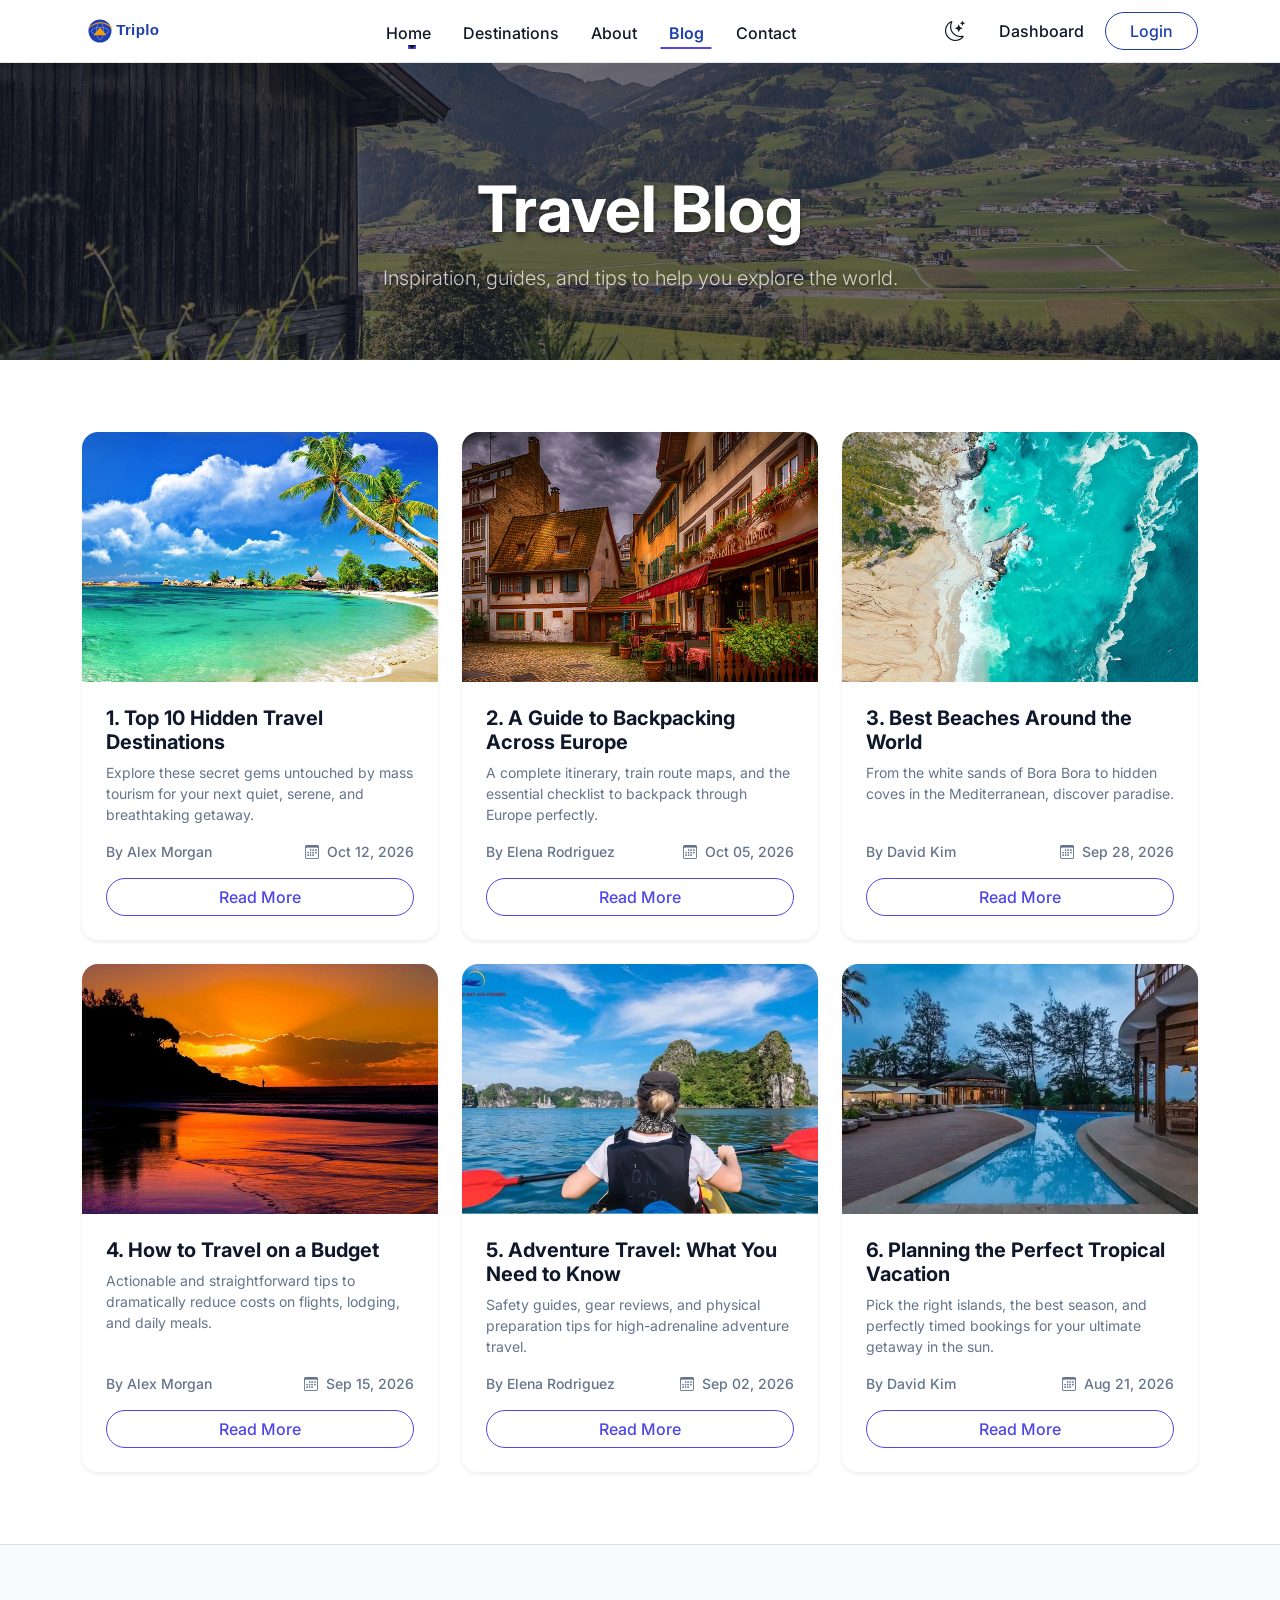
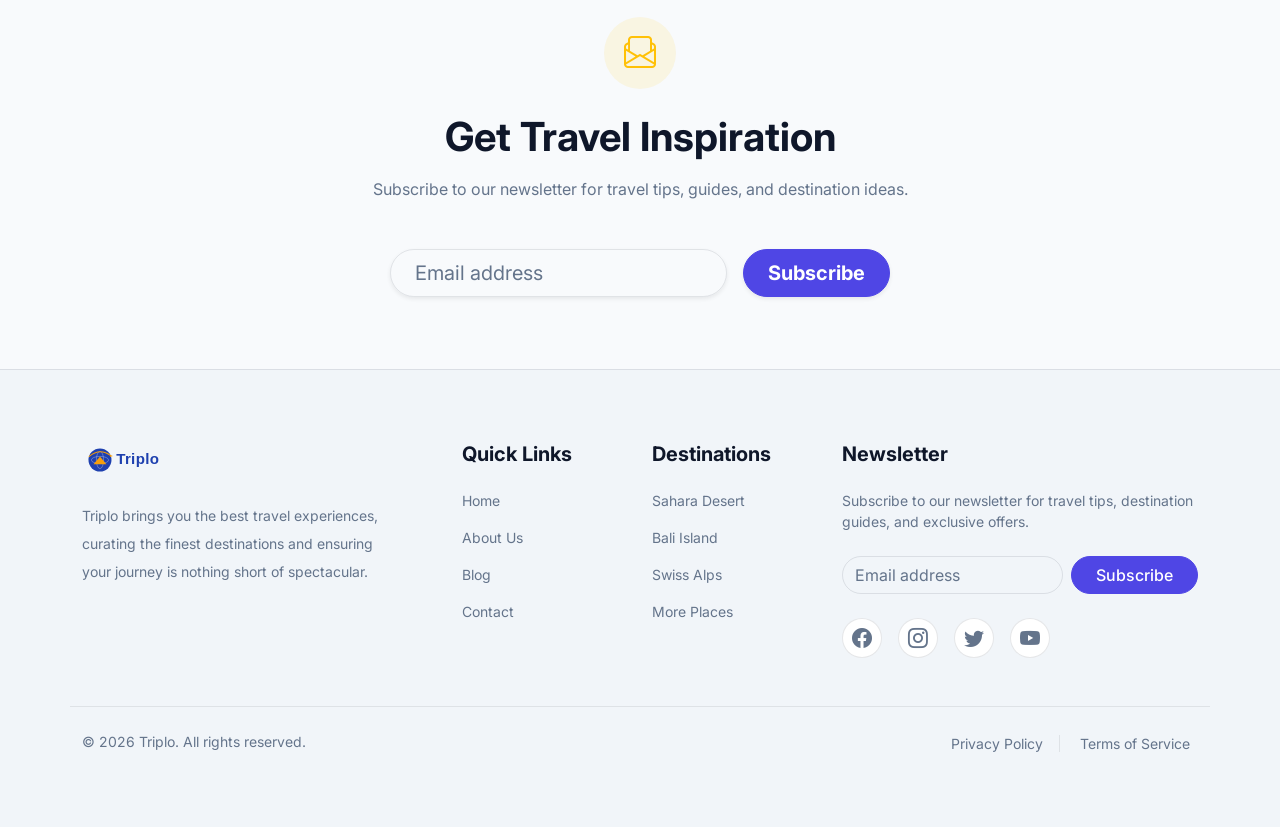
<file: blog.html>
<!DOCTYPE html>
<html lang="en">

<head>
    <meta charset="UTF-8">
    <meta name="viewport" content="width=device-width, initial-scale=1.0">
    <title>Travel Blog - Triplo</title>
    <!-- Google Fonts -->
    <link rel="preconnect" href="https://fonts.googleapis.com">
    <link rel="preconnect" href="https://fonts.gstatic.com" crossorigin>
    <link href="https://fonts.googleapis.com/css2?family=Inter:wght@300;400;500;600;700;800&display=swap"
        rel="stylesheet">
    <!-- Bootstrap CSS -->
    <link href="https://cdn.jsdelivr.net/npm/bootstrap@5.3.3/dist/css/bootstrap.min.css" rel="stylesheet">
    <!-- Bootstrap Icons -->
    <link rel="stylesheet" href="https://cdn.jsdelivr.net/npm/bootstrap-icons@1.11.3/font/bootstrap-icons.min.css">
    <!-- Custom CSS -->
    <link rel="stylesheet" href="assets/css/style.css">
    <link rel="icon" type="image/svg+xml" href="assets/images/favicon.svg">
</head>

<body class="d-flex flex-column min-vh-100">

    <!-- Navbar -->
    <nav class="navbar navbar-expand-lg fixed-top custom-navbar">
        <div class="container">
            <!-- Brand -->
            <a class="navbar-brand d-flex align-items-center gap-2" href="index.html">
                <img src="assets/images/logo.svg" alt="Triplo Logo" height="36" class="brand-logo">
            </a>

            <!-- Mobile Toggle -->
            <div class="d-flex align-items-center gap-3 d-lg-none">
                <!-- Mobile Dark Mode Toggle -->
                <button class="btn btn-link nav-icon-btn dark-mode-toggle theme-toggle" aria-label="Toggle Dark Mode">
                    <i class="bi bi-moon-stars"></i>
                </button>
                <button class="navbar-toggler border-0 px-0" type="button" data-bs-toggle="offcanvas"
                    data-bs-target="#mobileMenu" aria-controls="mobileMenu" aria-expanded="false"
                    aria-label="Toggle navigation">
                    <span class="navbar-toggler-icon"></span>
                </button>
            </div>

            <!-- Desktop Menu -->
            <div class="collapse navbar-collapse" id="desktopMenu">
                <ul class="navbar-nav mx-auto mb-2 mb-lg-0 gap-3 fw-medium">
                    <li class="nav-item dropdown">
                        <a class="nav-link dropdown-toggle" href="#" id="homeDropdown" role="button"
                            data-bs-toggle="dropdown" aria-expanded="false">
                            Home
                        </a>
                        <ul class="dropdown-menu custom-dropdown border-0 shadow-sm rounded-3 mt-2"
                            aria-labelledby="homeDropdown">
                            <li><a class="dropdown-item fw-medium" href="index.html">Home 1</a></li>
                            <li><a class="dropdown-item fw-medium" href="home2.html">Home 2</a></li>
                        </ul>
                    </li>
                    <li class="nav-item">
                        <a class="nav-link" href="destinations.html">Destinations</a>
                    </li>
                    <li class="nav-item">
                        <a class="nav-link" href="about.html">About</a>
                    </li>
                    <li class="nav-item">
                        <a class="nav-link active" aria-current="page" href="blog.html">Blog</a>
                    </li>
                    <li class="nav-item">
                        <a class="nav-link" href="contact.html">Contact</a>
                    </li>
                </ul>
                <div class="d-flex align-items-center gap-3">
                    <button class="btn btn-link nav-icon-btn dark-mode-toggle d-none d-lg-block theme-toggle"
                        aria-label="Toggle Dark Mode">
                        <i class="bi bi-moon-stars"></i>
                    </button>
                    <a href="dashboard.html"
                        class="btn btn-link text-decoration-none fw-medium text-dark d-none d-lg-block px-1">Dashboard</a>
                    <a href="login.html" class="btn btn-outline-primary px-4 rounded-pill fw-medium login-btn">Login</a>
                </div>
            </div>
        </div>
    </nav>

    <!-- Mobile Offcanvas Menu -->
    <div class="offcanvas offcanvas-end mobile-offcanvas" tabindex="-1" id="mobileMenu"
        aria-labelledby="mobileMenuLabel">
        <div class="offcanvas-header border-bottom border-opacity-10">
            <a class="navbar-brand d-flex align-items-center gap-2" href="index.html">
                <img src="assets/images/logo.svg" alt="Triplo Logo" height="36" class="brand-logo">
                <span class="visually-hidden" id="mobileMenuLabel">Triplo</span>
            </a>
            <button type="button" class="btn-close" data-bs-dismiss="offcanvas" aria-label="Close"></button>
        </div>
        <div class="offcanvas-body d-flex flex-column">
            <ul class="navbar-nav flex-grow-1 pe-3 fw-medium gap-2">
                <li class="nav-item dropdown">
                    <a class="nav-link dropdown-toggle" href="#" id="homeMobileDropdown" role="button"
                        data-bs-toggle="dropdown" aria-expanded="false">
                        Home
                    </a>
                    <ul class="dropdown-menu border-0 shadow-none ps-3 bg-transparent"
                        aria-labelledby="homeMobileDropdown">
                        <li><a class="dropdown-item fw-medium" href="index.html">Home 1</a></li>
                        <li><a class="dropdown-item fw-medium" href="home2.html">Home 2</a></li>
                    </ul>
                </li>
                <li class="nav-item">
                    <a class="nav-link" href="destinations.html">Destinations</a>
                </li>
                <li class="nav-item">
                    <a class="nav-link" href="about.html">About</a>
                </li>
                <li class="nav-item">
                    <a class="nav-link active" aria-current="page" href="blog.html">Blog</a>
                </li>
                <li class="nav-item">
                    <a class="nav-link" href="contact.html">Contact</a>
                </li>
            </ul>
            <div class="mt-auto pt-4 border-top border-opacity-10 d-grid gap-2">
                <a href="dashboard.html" class="btn btn-outline-secondary rounded-pill py-2 fw-medium">Dashboard</a>
                <a href="login.html" class="btn btn-primary rounded-pill py-2 fw-medium login-btn">Login</a>
            </div>
        </div>
    </div>

    <!-- Main Content -->
    <main class="flex-grow-1">

        <!-- SECTION 1: Page Hero -->
        <section class="hero-section position-relative overflow-hidden d-flex align-items-center"
            style="min-height: 40vh;">
            <div class="hero-bg position-absolute w-100 h-100 top-0 start-0 z-0">
                <img src="assets/images/blog-hero.jpg" alt="Travel Blog" width="1920" height="600"
                    class="w-100 h-100 object-fit-cover shadow-sm">
                <div class="hero-overlay position-absolute w-100 h-100 top-0 start-0"
                    style="background: rgba(15, 23, 42, 0.6);"></div>
            </div>
            <div class="container position-relative z-1">
                <div class="row justify-content-center text-center">
                    <div class="col-lg-10 col-xl-8">
                        <h1 class="display-3 fw-bold text-white mb-3 hero-title drop-shadow">Travel Blog</h1>
                        <p class="lead text-white text-opacity-75 drop-shadow px-md-4">
                            Inspiration, guides, and tips to help you explore the world.
                        </p>
                    </div>
                </div>
            </div>
        </section>

        <!-- SECTION 2: Blog Posts Grid -->
        <section class="section-padding custom-bg-alt py-5 border-bottom border-opacity-10">
            <div class="container py-4">
                <div class="row g-4">

                    <!-- Blog Card 1 -->
                    <div class="col-md-6 col-lg-4 d-flex">
                        <div
                            class="card w-100 custom-card-bg shadow-sm border-0 rounded-4 overflow-hidden d-flex flex-column transition hover-lift">
                            <img src="assets/images/blog1.jpg" width="800" height="500"
                                class="card-img-top object-fit-cover" alt="Hidden Destinations" style="height: 250px;">
                            <div class="card-body p-4 d-flex flex-column">
                                <h5 class="card-title fw-bold text-dark mb-2">1. Top 10 Hidden Travel Destinations</h5>
                                <p class="card-text text-muted small flex-grow-1 mb-3">Explore these secret gems
                                    untouched by mass tourism for your next quiet, serene, and breathtaking getaway.</p>
                                <div
                                    class="mt-auto d-flex justify-content-between align-items-center mb-3 text-muted small fw-medium">
                                    <span>By Alex Morgan</span>
                                    <span><i class="bi bi-calendar3 me-1"></i> Oct 12, 2026</span>
                                </div>
                                <a href="#" class="btn btn-outline-primary rounded-pill fw-medium px-4 w-100">Read
                                    More</a>
                            </div>
                        </div>
                    </div>

                    <!-- Blog Card 2 -->
                    <div class="col-md-6 col-lg-4 d-flex">
                        <div
                            class="card w-100 custom-card-bg shadow-sm border-0 rounded-4 overflow-hidden d-flex flex-column transition hover-lift">
                            <img src="assets/images/blog2.jpg" width="800" height="500"
                                class="card-img-top object-fit-cover" alt="Backpacking Europe" style="height: 250px;">
                            <div class="card-body p-4 d-flex flex-column">
                                <h5 class="card-title fw-bold text-dark mb-2">2. A Guide to Backpacking Across Europe
                                </h5>
                                <p class="card-text text-muted small flex-grow-1 mb-3">A complete itinerary, train route
                                    maps, and the essential checklist to backpack through Europe perfectly.</p>
                                <div
                                    class="mt-auto d-flex justify-content-between align-items-center mb-3 text-muted small fw-medium">
                                    <span>By Elena Rodriguez</span>
                                    <span><i class="bi bi-calendar3 me-1"></i> Oct 05, 2026</span>
                                </div>
                                <a href="#" class="btn btn-outline-primary rounded-pill fw-medium px-4 w-100">Read
                                    More</a>
                            </div>
                        </div>
                    </div>

                    <!-- Blog Card 3 -->
                    <div class="col-md-6 col-lg-4 d-flex">
                        <div
                            class="card w-100 custom-card-bg shadow-sm border-0 rounded-4 overflow-hidden d-flex flex-column transition hover-lift">
                            <img src="assets/images/blog3.jpg" width="800" height="500"
                                class="card-img-top object-fit-cover" alt="Beaches" style="height: 250px;">
                            <div class="card-body p-4 d-flex flex-column">
                                <h5 class="card-title fw-bold text-dark mb-2">3. Best Beaches Around the World</h5>
                                <p class="card-text text-muted small flex-grow-1 mb-3">From the white sands of Bora Bora
                                    to hidden coves in the Mediterranean, discover paradise.</p>
                                <div
                                    class="mt-auto d-flex justify-content-between align-items-center mb-3 text-muted small fw-medium">
                                    <span>By David Kim</span>
                                    <span><i class="bi bi-calendar3 me-1"></i> Sep 28, 2026</span>
                                </div>
                                <a href="#" class="btn btn-outline-primary rounded-pill fw-medium px-4 w-100">Read
                                    More</a>
                            </div>
                        </div>
                    </div>

                    <!-- Blog Card 4 -->
                    <div class="col-md-6 col-lg-4 d-flex">
                        <div
                            class="card w-100 custom-card-bg shadow-sm border-0 rounded-4 overflow-hidden d-flex flex-column transition hover-lift">
                            <img src="assets/images/blog4.jpg" width="800" height="500"
                                class="card-img-top object-fit-cover" alt="Budget Travel" style="height: 250px;">
                            <div class="card-body p-4 d-flex flex-column">
                                <h5 class="card-title fw-bold text-dark mb-2">4. How to Travel on a Budget</h5>
                                <p class="card-text text-muted small flex-grow-1 mb-3">Actionable and straightforward
                                    tips to dramatically reduce costs on flights, lodging, and daily meals.</p>
                                <div
                                    class="mt-auto d-flex justify-content-between align-items-center mb-3 text-muted small fw-medium">
                                    <span>By Alex Morgan</span>
                                    <span><i class="bi bi-calendar3 me-1"></i> Sep 15, 2026</span>
                                </div>
                                <a href="#" class="btn btn-outline-primary rounded-pill fw-medium px-4 w-100">Read
                                    More</a>
                            </div>
                        </div>
                    </div>

                    <!-- Blog Card 5 -->
                    <div class="col-md-6 col-lg-4 d-flex">
                        <div
                            class="card w-100 custom-card-bg shadow-sm border-0 rounded-4 overflow-hidden d-flex flex-column transition hover-lift">
                            <img src="assets/images/blog5.jpg" width="800" height="500"
                                class="card-img-top object-fit-cover" alt="Adventure Travel" style="height: 250px;">
                            <div class="card-body p-4 d-flex flex-column">
                                <h5 class="card-title fw-bold text-dark mb-2">5. Adventure Travel: What You Need to Know
                                </h5>
                                <p class="card-text text-muted small flex-grow-1 mb-3">Safety guides, gear reviews, and
                                    physical preparation tips for high-adrenaline adventure travel.</p>
                                <div
                                    class="mt-auto d-flex justify-content-between align-items-center mb-3 text-muted small fw-medium">
                                    <span>By Elena Rodriguez</span>
                                    <span><i class="bi bi-calendar3 me-1"></i> Sep 02, 2026</span>
                                </div>
                                <a href="#" class="btn btn-outline-primary rounded-pill fw-medium px-4 w-100">Read
                                    More</a>
                            </div>
                        </div>
                    </div>

                    <!-- Blog Card 6 -->
                    <div class="col-md-6 col-lg-4 d-flex">
                        <div
                            class="card w-100 custom-card-bg shadow-sm border-0 rounded-4 overflow-hidden d-flex flex-column transition hover-lift">
                            <img src="assets/images/blog6.jpg" width="800" height="500"
                                class="card-img-top object-fit-cover" alt="Tropical Vacation" style="height: 250px;">
                            <div class="card-body p-4 d-flex flex-column">
                                <h5 class="card-title fw-bold text-dark mb-2">6. Planning the Perfect Tropical Vacation
                                </h5>
                                <p class="card-text text-muted small flex-grow-1 mb-3">Pick the right islands, the best
                                    season, and perfectly timed bookings for your ultimate getaway in the sun.</p>
                                <div
                                    class="mt-auto d-flex justify-content-between align-items-center mb-3 text-muted small fw-medium">
                                    <span>By David Kim</span>
                                    <span><i class="bi bi-calendar3 me-1"></i> Aug 21, 2026</span>
                                </div>
                                <a href="#" class="btn btn-outline-primary rounded-pill fw-medium px-4 w-100">Read
                                    More</a>
                            </div>
                        </div>
                    </div>

                </div>
            </div>
        </section>

        <!-- SECTION 3: Newsletter -->
        <section class="section-padding py-5">
            <div class="container py-4 text-center">
                <div class="row justify-content-center">
                    <div class="col-lg-7 col-md-9">
                        <div class="bg-warning bg-opacity-10 text-warning rounded-circle d-inline-flex align-items-center justify-content-center mb-4"
                            style="width: 72px; height: 72px;">
                            <i class="bi bi-envelope-paper fs-2"></i>
                        </div>
                        <h2 class="display-6 fw-bold text-dark mb-3">Get Travel Inspiration</h2>
                        <p class="text-muted mb-5">Subscribe to our newsletter for travel tips, guides, and destination
                            ideas.</p>

                        <form class="d-flex flex-column flex-sm-row gap-3 justify-content-center mx-auto"
                            style="max-width: 500px;">
                            <input type="email"
                                class="form-control form-control-lg rounded-pill custom-input px-4 shadow-sm"
                                placeholder="Email address" required>
                            <button type="submit"
                                class="btn btn-primary btn-lg rounded-pill fw-bold px-4 shadow-sm">Subscribe</button>
                        </form>
                    </div>
                </div>
            </div>
        </section>

    </main>

    <!-- Footer -->
    <footer class="footer py-5 custom-footer-bg mt-auto">
        <div class="container py-4">
            <div class="row g-5">
                <!-- Column 1: Brand -->
                <div class="col-lg-4 pe-lg-5">
                    <a class="navbar-brand d-inline-flex align-items-center gap-2 mb-4" href="index.html">
                        <img src="assets/images/logo.svg" alt="Triplo Logo" height="36" class="brand-logo footer-logo">
                    </a>
                    <p class="text-muted small lh-lg pe-4">Triplo brings you the best travel experiences, curating the
                        finest destinations and ensuring your journey is nothing short of spectacular.</p>
                </div>

                <!-- Column 2: Quick Links -->
                <div class="col-lg-2 col-md-4 col-sm-6">
                    <h5 class="fw-bold mb-4 footer-title">Quick Links</h5>
                    <ul class="list-unstyled mb-0 d-flex flex-column gap-3 small">
                        <li><a href="index.html" class="text-muted text-decoration-none footer-link">Home</a></li>
                        <li><a href="about.html" class="text-muted text-decoration-none footer-link">About Us</a></li>
                        <li><a href="blog.html" class="text-muted text-decoration-none footer-link">Blog</a></li>
                        <li><a href="contact.html" class="text-muted text-decoration-none footer-link">Contact</a></li>
                    </ul>
                </div>

                <!-- Column 3: Destinations -->
                <div class="col-lg-2 col-md-4 col-sm-6">
                    <h5 class="fw-bold mb-4 footer-title">Destinations</h5>
                    <ul class="list-unstyled mb-0 d-flex flex-column gap-3 small">
                        <li><a href="#" class="text-muted text-decoration-none footer-link">Sahara Desert</a></li>
                        <li><a href="#" class="text-muted text-decoration-none footer-link">Bali Island</a></li>
                        <li><a href="#" class="text-muted text-decoration-none footer-link">Swiss Alps</a></li>
                        <li><a href="destinations.html" class="text-muted text-decoration-none footer-link">More
                                Places</a></li>
                    </ul>
                </div>

                <!-- Column 4: Newsletter & Social -->
                <div class="col-lg-4 col-md-4">
                    <h5 class="fw-bold mb-4 footer-title">Newsletter</h5>
                    <p class="text-muted small mb-4">Subscribe to our newsletter for travel tips, destination guides,
                        and exclusive offers.</p>
                    <form class="d-flex mb-4 gap-2">
                        <input type="email"
                            class="form-control rounded-pill bg-transparent border-opacity-25 shadow-none custom-input"
                            placeholder="Email address">
                        <button class="btn btn-primary rounded-pill px-4 fw-medium" type="button">Subscribe</button>
                    </form>
                    <div class="d-flex gap-3">
                        <a href="#"
                            class="social-icon-wrapper rounded-circle d-flex align-items-center justify-content-center text-decoration-none transition"><i
                                class="bi bi-facebook fs-5"></i></a>
                        <a href="#"
                            class="social-icon-wrapper rounded-circle d-flex align-items-center justify-content-center text-decoration-none transition"><i
                                class="bi bi-instagram fs-5"></i></a>
                        <a href="#"
                            class="social-icon-wrapper rounded-circle d-flex align-items-center justify-content-center text-decoration-none transition"><i
                                class="bi bi-twitter fs-5"></i></a>
                        <a href="#"
                            class="social-icon-wrapper rounded-circle d-flex align-items-center justify-content-center text-decoration-none transition"><i
                                class="bi bi-youtube fs-5"></i></a>
                    </div>
                </div>
            </div>

            <div class="row border-top border-opacity-10 mt-5 pt-4">
                <div class="col-md-6 text-center text-md-start">
                    <p class="text-muted small mb-0">&copy; 2026 Triplo. All rights reserved.</p>
                </div>
                <div class="col-md-6 text-center text-md-end mt-3 mt-md-0">
                    <a href="#"
                        class="text-muted text-decoration-none small mx-2 footer-link border-end pe-3 border-opacity-25">Privacy
                        Policy</a>
                    <a href="#" class="text-muted text-decoration-none small mx-2 footer-link">Terms of Service</a>
                </div>
            </div>
        </div>
    </footer>

    <!-- Back to Top Button -->
    <button class="btn btn-primary rounded-circle position-fixed bottom-0 end-0 m-4 shadow-lg back-to-top"
        id="backToTopBtn" aria-label="Back to top">
        <i class="bi bi-arrow-up"></i>
    </button>

    <!-- Bootstrap JS Bundle -->
    <script src="https://cdn.jsdelivr.net/npm/bootstrap@5.3.3/dist/js/bootstrap.bundle.min.js"></script>
    <!-- Custom JS -->
    <script src="assets/js/main.js"></script>
</body>

</html>
</file>
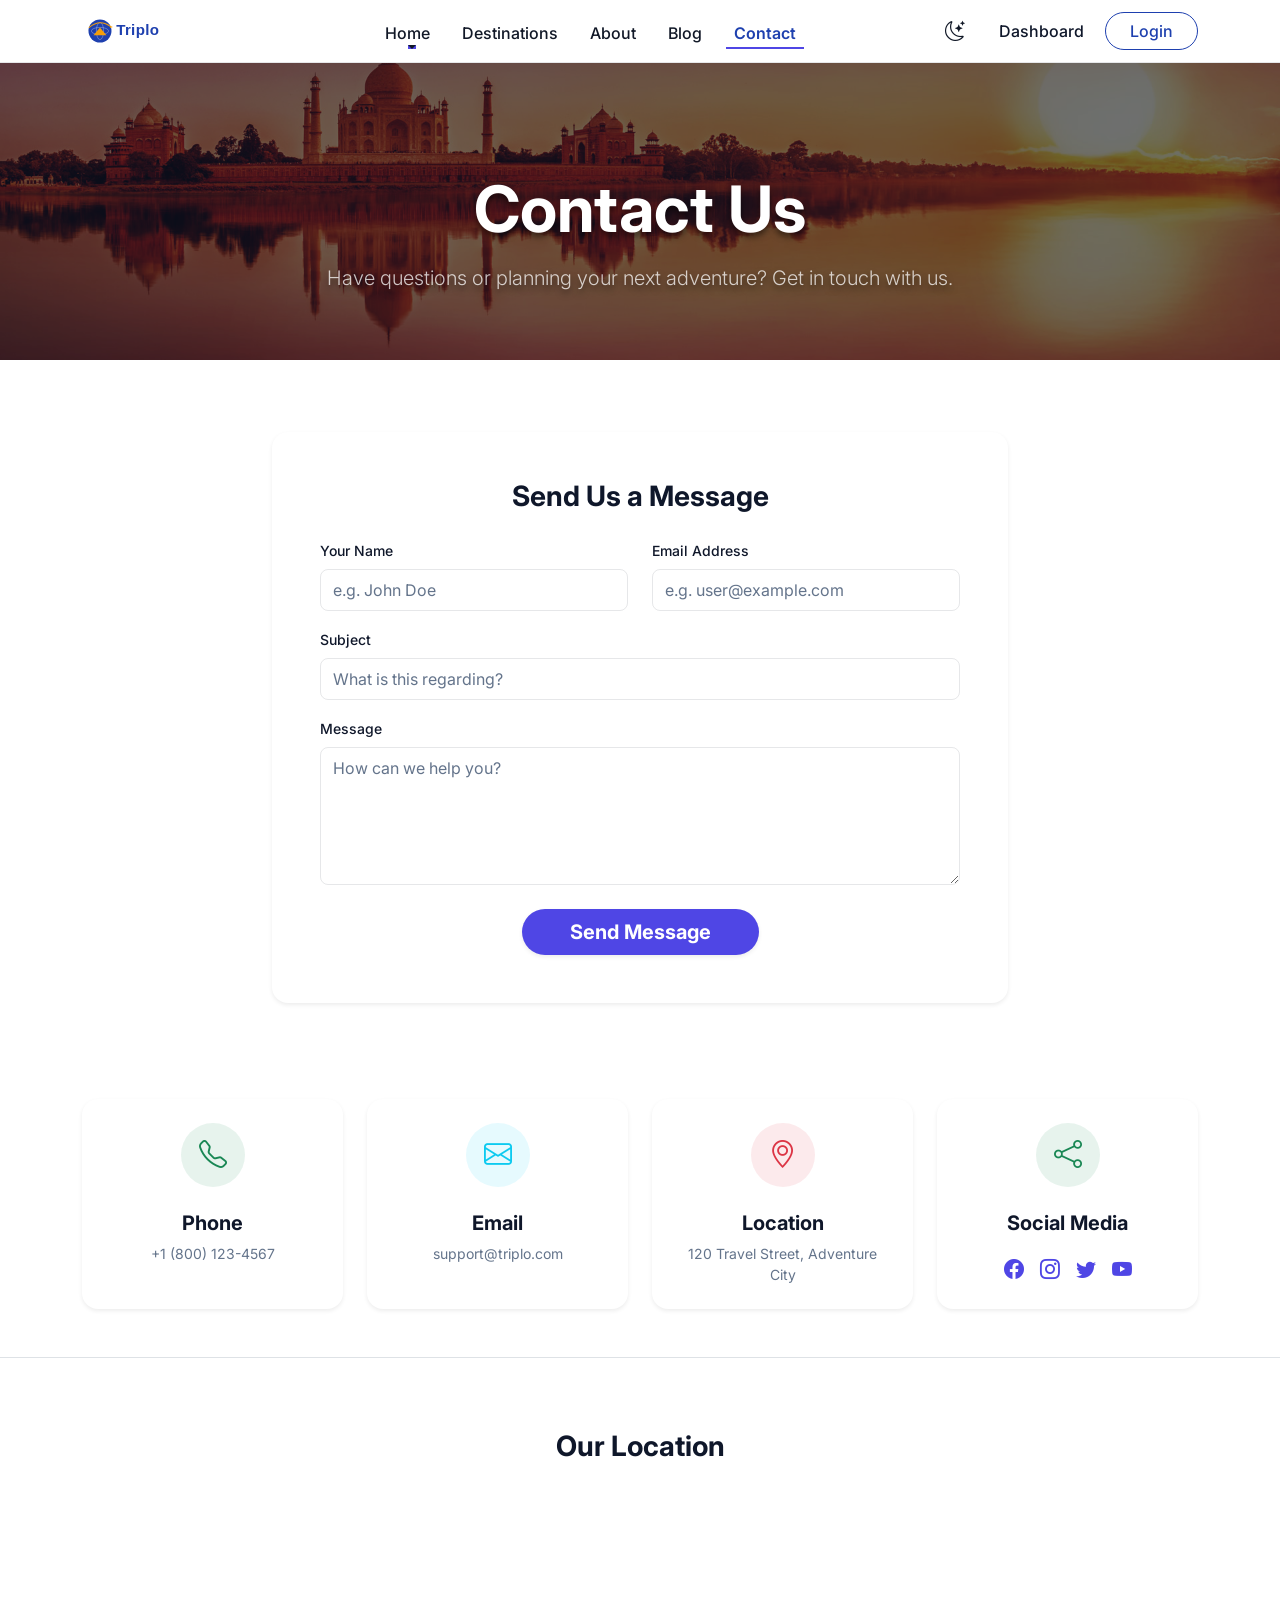
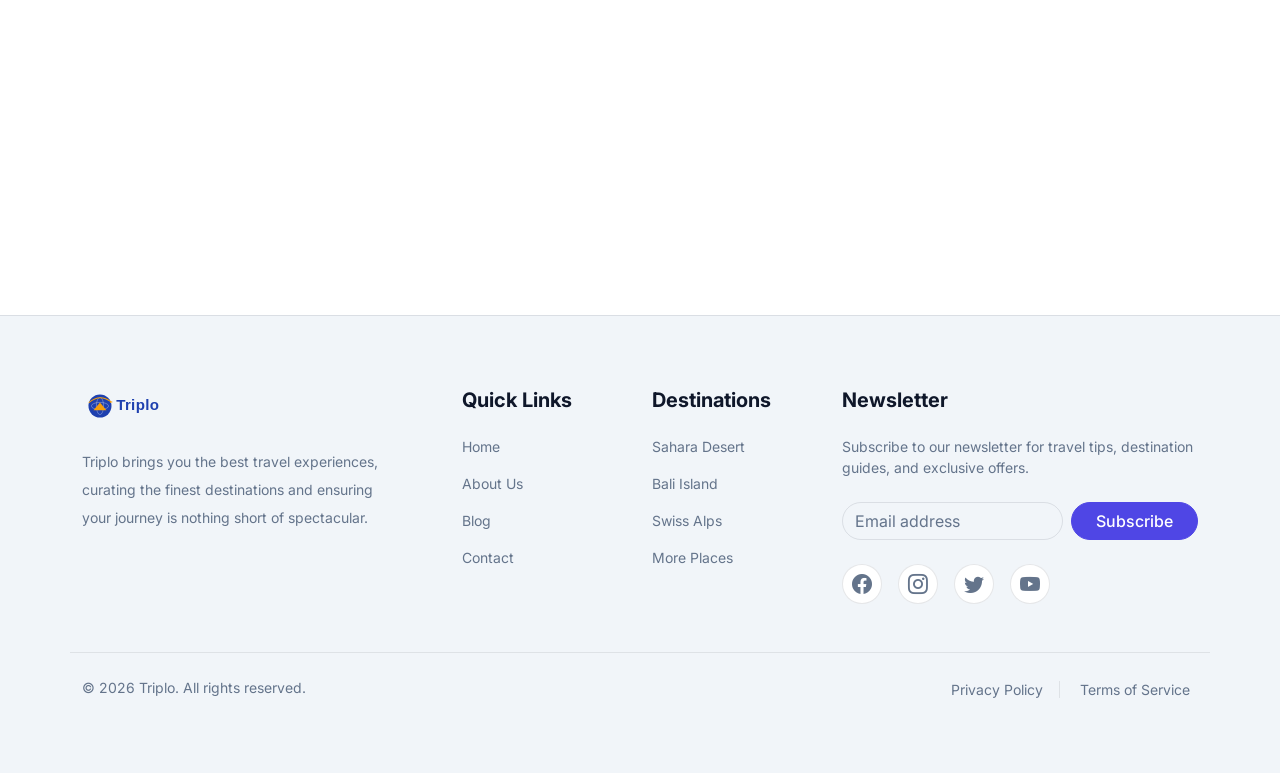
<file: contact.html>
<!DOCTYPE html>
<html lang="en">

<head>
    <meta charset="UTF-8">
    <meta name="viewport" content="width=device-width, initial-scale=1.0">
    <title>Contact Us - Triplo</title>
    <!-- Google Fonts -->
    <link rel="preconnect" href="https://fonts.googleapis.com">
    <link rel="preconnect" href="https://fonts.gstatic.com" crossorigin>
    <link href="https://fonts.googleapis.com/css2?family=Inter:wght@300;400;500;600;700;800&display=swap"
        rel="stylesheet">
    <!-- Bootstrap CSS -->
    <link href="https://cdn.jsdelivr.net/npm/bootstrap@5.3.3/dist/css/bootstrap.min.css" rel="stylesheet">
    <!-- Bootstrap Icons -->
    <link rel="stylesheet" href="https://cdn.jsdelivr.net/npm/bootstrap-icons@1.11.3/font/bootstrap-icons.min.css">
    <!-- Custom CSS -->
    <link rel="stylesheet" href="assets/css/style.css">
    <link rel="icon" type="image/svg+xml" href="assets/images/favicon.svg">
</head>

<body class="d-flex flex-column min-vh-100">

    <!-- Navbar -->
    <nav class="navbar navbar-expand-lg fixed-top custom-navbar">
        <div class="container">
            <!-- Brand -->
            <a class="navbar-brand d-flex align-items-center gap-2" href="index.html">
                <img src="assets/images/logo.svg" alt="Triplo Logo" height="36" class="brand-logo">
            </a>

            <!-- Mobile Toggle -->
            <div class="d-flex align-items-center gap-3 d-lg-none">
                <!-- Mobile Dark Mode Toggle -->
                <button class="btn btn-link nav-icon-btn dark-mode-toggle theme-toggle" aria-label="Toggle Dark Mode">
                    <i class="bi bi-moon-stars"></i>
                </button>
                <button class="navbar-toggler border-0 px-0" type="button" data-bs-toggle="offcanvas"
                    data-bs-target="#mobileMenu" aria-controls="mobileMenu" aria-expanded="false"
                    aria-label="Toggle navigation">
                    <span class="navbar-toggler-icon"></span>
                </button>
            </div>

            <!-- Desktop Menu -->
            <div class="collapse navbar-collapse" id="desktopMenu">
                <ul class="navbar-nav mx-auto mb-2 mb-lg-0 gap-3 fw-medium">
                    <li class="nav-item dropdown">
                        <a class="nav-link dropdown-toggle" href="#" id="homeDropdown" role="button"
                            data-bs-toggle="dropdown" aria-expanded="false">
                            Home
                        </a>
                        <ul class="dropdown-menu custom-dropdown border-0 shadow-sm rounded-3 mt-2"
                            aria-labelledby="homeDropdown">
                            <li><a class="dropdown-item fw-medium" href="index.html">Home 1</a></li>
                            <li><a class="dropdown-item fw-medium" href="home2.html">Home 2</a></li>
                        </ul>
                    </li>
                    <li class="nav-item">
                        <a class="nav-link" href="destinations.html">Destinations</a>
                    </li>
                    <li class="nav-item">
                        <a class="nav-link" href="about.html">About</a>
                    </li>
                    <li class="nav-item">
                        <a class="nav-link" href="blog.html">Blog</a>
                    </li>
                    <li class="nav-item">
                        <a class="nav-link active" aria-current="page" href="contact.html">Contact</a>
                    </li>
                </ul>
                <div class="d-flex align-items-center gap-3">
                    <button class="btn btn-link nav-icon-btn dark-mode-toggle d-none d-lg-block theme-toggle"
                        aria-label="Toggle Dark Mode">
                        <i class="bi bi-moon-stars"></i>
                    </button>
                    <a href="dashboard.html"
                        class="btn btn-link text-decoration-none fw-medium text-dark d-none d-lg-block px-1">Dashboard</a>
                    <a href="login.html" class="btn btn-outline-primary px-4 rounded-pill fw-medium login-btn">Login</a>
                </div>
            </div>
        </div>
    </nav>

    <!-- Mobile Offcanvas Menu -->
    <div class="offcanvas offcanvas-end mobile-offcanvas" tabindex="-1" id="mobileMenu"
        aria-labelledby="mobileMenuLabel">
        <div class="offcanvas-header border-bottom border-opacity-10">
            <a class="navbar-brand d-flex align-items-center gap-2" href="index.html">
                <img src="assets/images/logo.svg" alt="Triplo Logo" height="36" class="brand-logo">
                <span class="visually-hidden" id="mobileMenuLabel">Triplo</span>
            </a>
            <button type="button" class="btn-close" data-bs-dismiss="offcanvas" aria-label="Close"></button>
        </div>
        <div class="offcanvas-body d-flex flex-column">
            <ul class="navbar-nav flex-grow-1 pe-3 fw-medium gap-2">
                <li class="nav-item dropdown">
                    <a class="nav-link dropdown-toggle" href="#" id="homeMobileDropdown" role="button"
                        data-bs-toggle="dropdown" aria-expanded="false">
                        Home
                    </a>
                    <ul class="dropdown-menu border-0 shadow-none ps-3 bg-transparent"
                        aria-labelledby="homeMobileDropdown">
                        <li><a class="dropdown-item fw-medium" href="index.html">Home 1</a></li>
                        <li><a class="dropdown-item fw-medium" href="home2.html">Home 2</a></li>
                    </ul>
                </li>
                <li class="nav-item">
                    <a class="nav-link" href="destinations.html">Destinations</a>
                </li>
                <li class="nav-item">
                    <a class="nav-link" href="about.html">About</a>
                </li>
                <li class="nav-item">
                    <a class="nav-link" href="blog.html">Blog</a>
                </li>
                <li class="nav-item">
                    <a class="nav-link active" aria-current="page" href="contact.html">Contact</a>
                </li>
            </ul>
            <div class="mt-auto pt-4 border-top border-opacity-10 d-grid gap-2">
                <a href="dashboard.html" class="btn btn-outline-secondary rounded-pill py-2 fw-medium">Dashboard</a>
                <a href="login.html" class="btn btn-primary rounded-pill py-2 fw-medium login-btn">Login</a>
            </div>
        </div>
    </div>

    <!-- Main Content -->
    <main class="flex-grow-1">

        <!-- SECTION 1: Page Hero -->
        <section class="hero-section position-relative overflow-hidden d-flex align-items-center"
            style="min-height: 40vh;">
            <div class="hero-bg position-absolute w-100 h-100 top-0 start-0 z-0">
                <img src="assets/images/contact-hero.jpg" alt="Contact Us" width="1920" height="600"
                    class="w-100 h-100 object-fit-cover shadow-sm">
                <div class="hero-overlay position-absolute w-100 h-100 top-0 start-0"
                    style="background: rgba(15, 23, 42, 0.6);"></div>
            </div>
            <div class="container position-relative z-1">
                <div class="row justify-content-center text-center">
                    <div class="col-lg-10 col-xl-8">
                        <h1 class="display-3 fw-bold text-white mb-3 hero-title drop-shadow">Contact Us</h1>
                        <p class="lead text-white text-opacity-75 drop-shadow px-md-4">
                            Have questions or planning your next adventure? Get in touch with us.
                        </p>
                    </div>
                </div>
            </div>
        </section>

        <!-- SECTION 2: Contact Form -->
        <section class="section-padding custom-bg-alt pt-5 pb-4">
            <div class="container py-4">
                <div class="row justify-content-center">
                    <div class="col-lg-8">
                        <div class="card custom-card-bg shadow-sm border-0 rounded-4 p-4 p-md-5">
                            <h3 class="fw-bold text-dark mb-4 text-center">Send Us a Message</h3>
                            <form>
                                <div class="row g-3">
                                    <div class="col-md-6">
                                        <div class="mb-3">
                                            <label class="form-label text-dark fw-medium small">Your Name</label>
                                            <input type="text" class="form-control rounded-3 py-2 custom-input"
                                                placeholder="e.g. John Doe" required>
                                        </div>
                                    </div>
                                    <div class="col-md-6">
                                        <div class="mb-3">
                                            <label class="form-label text-dark fw-medium small">Email Address</label>
                                            <input type="email" class="form-control rounded-3 py-2 custom-input"
                                                placeholder="e.g. user@example.com" required>
                                        </div>
                                    </div>
                                </div>
                                <div class="mb-3">
                                    <label class="form-label text-dark fw-medium small">Subject</label>
                                    <input type="text" class="form-control rounded-3 py-2 custom-input"
                                        placeholder="What is this regarding?" required>
                                </div>
                                <div class="mb-4">
                                    <label class="form-label text-dark fw-medium small">Message</label>
                                    <textarea class="form-control rounded-3 py-2 custom-input" rows="5"
                                        placeholder="How can we help you?" required></textarea>
                                </div>
                                <div class="text-center">
                                    <button type="submit"
                                        class="btn btn-primary btn-lg px-5 rounded-pill fw-bold shadow-sm border-0">Send
                                        Message</button>
                                </div>
                            </form>
                        </div>
                    </div>
                </div>
            </div>
        </section>

        <!-- SECTION 3: Contact Information -->
        <section class="py-5 custom-bg-alt">
            <div class="container">
                <div class="row g-4 justify-content-center text-center">

                    <!-- Card 1: Phone -->
                    <div class="col-md-6 col-lg-3 d-flex">
                        <div
                            class="card h-100 w-100 border-0 shadow-sm rounded-4 custom-card-bg p-4 transition hover-lift">
                            <div class="bg-success bg-opacity-10 text-success rounded-circle d-inline-flex align-items-center justify-content-center mx-auto mb-4"
                                style="width: 64px; height: 64px;">
                                <i class="bi bi-telephone fs-3"></i>
                            </div>
                            <h5 class="fw-bold text-dark mb-2">Phone</h5>
                            <p class="text-muted small mb-0">+1 (800) 123-4567</p>
                        </div>
                    </div>

                    <!-- Card 2: Email -->
                    <div class="col-md-6 col-lg-3 d-flex">
                        <div
                            class="card h-100 w-100 border-0 shadow-sm rounded-4 custom-card-bg p-4 transition hover-lift">
                            <div class="bg-info bg-opacity-10 text-info rounded-circle d-inline-flex align-items-center justify-content-center mx-auto mb-4"
                                style="width: 64px; height: 64px;">
                                <i class="bi bi-envelope fs-3"></i>
                            </div>
                            <h5 class="fw-bold text-dark mb-2">Email</h5>
                            <p class="text-muted small mb-0">support@triplo.com</p>
                        </div>
                    </div>

                    <!-- Card 3: Location -->
                    <div class="col-md-6 col-lg-3 d-flex">
                        <div
                            class="card h-100 w-100 border-0 shadow-sm rounded-4 custom-card-bg p-4 transition hover-lift">
                            <div class="bg-danger bg-opacity-10 text-danger rounded-circle d-inline-flex align-items-center justify-content-center mx-auto mb-4"
                                style="width: 64px; height: 64px;">
                                <i class="bi bi-geo-alt fs-3"></i>
                            </div>
                            <h5 class="fw-bold text-dark mb-2">Location</h5>
                            <p class="text-muted small flex-grow-1 mb-0">120 Travel Street, Adventure City</p>
                        </div>
                    </div>

                    <!-- Card 4: Social Media -->
                    <div class="col-md-6 col-lg-3 d-flex">
                        <div
                            class="card h-100 w-100 border-0 shadow-sm rounded-4 custom-card-bg p-4 transition hover-lift flex-column">
                            <div class="bg-success bg-opacity-10 text-success rounded-circle d-inline-flex align-items-center justify-content-center mx-auto mb-4"
                                style="width: 64px; height: 64px;">
                                <i class="bi bi-share fs-3"></i>
                            </div>
                            <h5 class="fw-bold text-dark mb-3">Social Media</h5>
                            <div class="d-flex gap-3 justify-content-center mt-auto">
                                <a href="#"
                                    class="text-primary text-opacity-75 text-decoration-none hover-primary transition"><i
                                        class="bi bi-facebook fs-5"></i></a>
                                <a href="#"
                                    class="text-primary text-opacity-75 text-decoration-none hover-primary transition"><i
                                        class="bi bi-instagram fs-5"></i></a>
                                <a href="#"
                                    class="text-primary text-opacity-75 text-decoration-none hover-primary transition"><i
                                        class="bi bi-twitter fs-5"></i></a>
                                <a href="#"
                                    class="text-primary text-opacity-75 text-decoration-none hover-primary transition"><i
                                        class="bi bi-youtube fs-5"></i></a>
                            </div>
                        </div>
                    </div>

                </div>
            </div>
        </section>

        <!-- SECTION 4: Map Placeholder -->
        <section class="section-padding custom-bg-alt py-5 border-top border-opacity-10">
            <div class="container py-4">
                <div class="row justify-content-center">
                    <div class="col-lg-10 text-center">
                        <h3 class="fw-bold text-dark mb-4">Our Location</h3>
                        <iframe src="https://www.google.com/maps?q=Paris,France&output=embed" width="100%" height="350"
                            style="border:0; border-radius:12px;" allowfullscreen="" loading="lazy">
                        </iframe>
                    </div>
                </div>
            </div>
        </section>

    </main>

    <!-- Footer -->
    <footer class="footer py-5 custom-footer-bg mt-auto">
        <div class="container py-4">
            <div class="row g-5">
                <!-- Column 1: Brand -->
                <div class="col-lg-4 pe-lg-5">
                    <a class="navbar-brand d-inline-flex align-items-center gap-2 mb-4" href="index.html">
                        <img src="assets/images/logo.svg" alt="Triplo Logo" height="36" class="brand-logo footer-logo">
                    </a>
                    <p class="text-muted small lh-lg pe-4">Triplo brings you the best travel experiences, curating the
                        finest destinations and ensuring your journey is nothing short of spectacular.</p>
                </div>

                <!-- Column 2: Quick Links -->
                <div class="col-lg-2 col-md-4 col-sm-6">
                    <h5 class="fw-bold mb-4 footer-title">Quick Links</h5>
                    <ul class="list-unstyled mb-0 d-flex flex-column gap-3 small">
                        <li><a href="index.html" class="text-muted text-decoration-none footer-link">Home</a></li>
                        <li><a href="about.html" class="text-muted text-decoration-none footer-link">About Us</a></li>
                        <li><a href="blog.html" class="text-muted text-decoration-none footer-link">Blog</a></li>
                        <li><a href="contact.html" class="text-muted text-decoration-none footer-link">Contact</a></li>
                    </ul>
                </div>

                <!-- Column 3: Destinations -->
                <div class="col-lg-2 col-md-4 col-sm-6">
                    <h5 class="fw-bold mb-4 footer-title">Destinations</h5>
                    <ul class="list-unstyled mb-0 d-flex flex-column gap-3 small">
                        <li><a href="#" class="text-muted text-decoration-none footer-link">Sahara Desert</a></li>
                        <li><a href="#" class="text-muted text-decoration-none footer-link">Bali Island</a></li>
                        <li><a href="#" class="text-muted text-decoration-none footer-link">Swiss Alps</a></li>
                        <li><a href="destinations.html" class="text-muted text-decoration-none footer-link">More
                                Places</a></li>
                    </ul>
                </div>

                <!-- Column 4: Newsletter & Social -->
                <div class="col-lg-4 col-md-4">
                    <h5 class="fw-bold mb-4 footer-title">Newsletter</h5>
                    <p class="text-muted small mb-4">Subscribe to our newsletter for travel tips, destination guides,
                        and exclusive offers.</p>
                    <form class="d-flex mb-4 gap-2">
                        <input type="email"
                            class="form-control rounded-pill bg-transparent border-opacity-25 shadow-none custom-input"
                            placeholder="Email address">
                        <button class="btn btn-primary rounded-pill px-4 fw-medium" type="button">Subscribe</button>
                    </form>
                    <div class="d-flex gap-3">
                        <a href="#"
                            class="social-icon-wrapper rounded-circle d-flex align-items-center justify-content-center text-decoration-none transition"><i
                                class="bi bi-facebook fs-5"></i></a>
                        <a href="#"
                            class="social-icon-wrapper rounded-circle d-flex align-items-center justify-content-center text-decoration-none transition"><i
                                class="bi bi-instagram fs-5"></i></a>
                        <a href="#"
                            class="social-icon-wrapper rounded-circle d-flex align-items-center justify-content-center text-decoration-none transition"><i
                                class="bi bi-twitter fs-5"></i></a>
                        <a href="#"
                            class="social-icon-wrapper rounded-circle d-flex align-items-center justify-content-center text-decoration-none transition"><i
                                class="bi bi-youtube fs-5"></i></a>
                    </div>
                </div>
            </div>

            <div class="row border-top border-opacity-10 mt-5 pt-4">
                <div class="col-md-6 text-center text-md-start">
                    <p class="text-muted small mb-0">&copy; 2026 Triplo. All rights reserved.</p>
                </div>
                <div class="col-md-6 text-center text-md-end mt-3 mt-md-0">
                    <a href="#"
                        class="text-muted text-decoration-none small mx-2 footer-link border-end pe-3 border-opacity-25">Privacy
                        Policy</a>
                    <a href="#" class="text-muted text-decoration-none small mx-2 footer-link">Terms of Service</a>
                </div>
            </div>
        </div>
    </footer>

    <!-- Back to Top Button -->
    <button class="btn btn-primary rounded-circle position-fixed bottom-0 end-0 m-4 shadow-lg back-to-top"
        id="backToTopBtn" aria-label="Back to top">
        <i class="bi bi-arrow-up"></i>
    </button>

    <!-- Bootstrap JS Bundle -->
    <script src="https://cdn.jsdelivr.net/npm/bootstrap@5.3.3/dist/js/bootstrap.bundle.min.js"></script>
    <!-- Custom JS -->
    <script src="assets/js/main.js"></script>
</body>

</html>
</file>
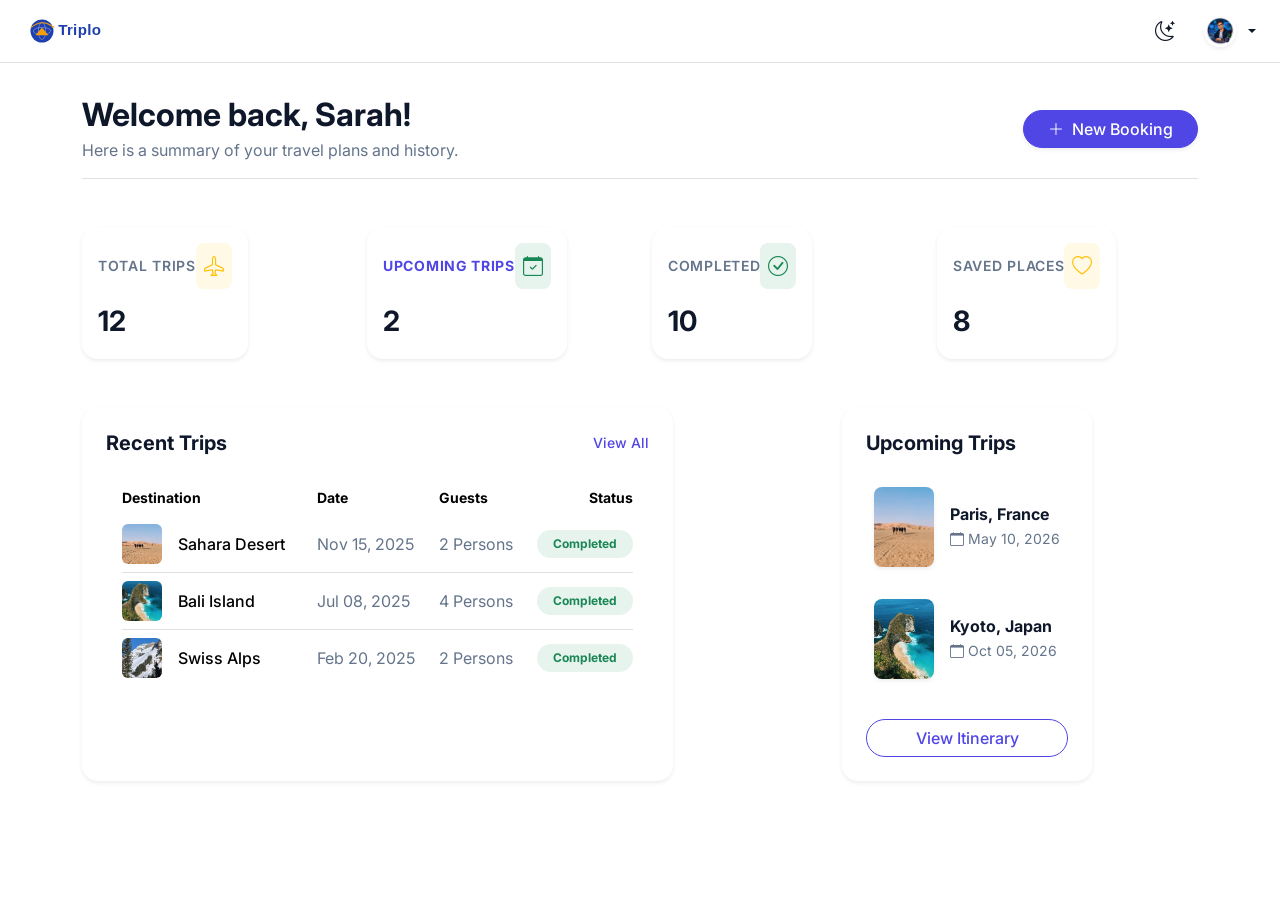
<file: dashboard.html>
<!DOCTYPE html>
<html lang="en">

<head>
    <meta charset="UTF-8">
    <meta name="viewport" content="width=device-width, initial-scale=1.0">
    <title>Triplo - Dashboard</title>
    <!-- Google Fonts -->
    <link rel="preconnect" href="https://fonts.googleapis.com">
    <link rel="preconnect" href="https://fonts.gstatic.com" crossorigin>
    <link href="https://fonts.googleapis.com/css2?family=Inter:wght@300;400;500;600;700;800&display=swap"
        rel="stylesheet">
    <!-- Bootstrap CSS -->
    <link href="https://cdn.jsdelivr.net/npm/bootstrap@5.3.3/dist/css/bootstrap.min.css" rel="stylesheet">
    <!-- Bootstrap Icons -->
    <link rel="stylesheet" href="https://cdn.jsdelivr.net/npm/bootstrap-icons@1.11.3/font/bootstrap-icons.min.css">
    <!-- Custom CSS -->
    <link rel="stylesheet" href="assets/css/style.css">
    <link rel="icon" type="image/svg+xml" href="assets/images/favicon.svg">
</head>

<body class="custom-bg-alt pt-5 mt-4">

    <!-- Dashboard Top Bar -->
    <nav class="navbar navbar-expand-lg fixed-top custom-navbar border-bottom">
        <div class="container-fluid px-4">
            <!-- Brand -->
            <a class="navbar-brand d-flex align-items-center gap-2" href="index.html">
                <img src="assets/images/logo.svg" alt="Triplo Logo" height="32" class="brand-logo">
            </a>

            <div class="d-flex align-items-center gap-3 ms-auto">
                <button class="btn btn-link nav-icon-btn dark-mode-toggle theme-toggle" aria-label="Toggle Dark Mode">
                    <i class="bi bi-moon-stars"></i>
                </button>
                <div class="dropdown">
                    <a href="#" class="d-flex align-items-center text-decoration-none dropdown-toggle text-dark"
                        id="userDropdown" data-bs-toggle="dropdown" aria-expanded="false">
                        <img src="assets/images/user1.jpg" alt="User" width="32" height="32"
                            class="rounded-circle object-fit-cover me-2 shadow-sm border border-2 border-white">
                    </a>
                    <ul class="dropdown-menu dropdown-menu-end custom-card-bg shadow-sm border-0"
                        aria-labelledby="userDropdown">
                        <li><a class="dropdown-item" href="#"><i class="bi bi-person me-2"></i>Profile</a></li>
                        <li><a class="dropdown-item" href="#"><i class="bi bi-gear me-2"></i>Settings</a></li>
                        <li>
                            <hr class="dropdown-divider opacity-10">
                        </li>
                        <li><a class="dropdown-item text-danger fw-medium" href="login.html"><i
                                    class="bi bi-box-arrow-right me-2"></i>Logout</a></li>
                    </ul>
                </div>
            </div>
        </div>
    </nav>

    <!-- Dashboard Content -->
    <div class="container py-4">
        <!-- Welcome Section -->
        <div
            class="d-flex flex-column flex-md-row justify-content-between align-items-md-center mb-5 pb-3 border-bottom border-opacity-10">
            <div>
                <h2 class="fw-bold text-dark mb-1">Welcome back, Sarah!</h2>
                <p class="text-muted mb-0">Here is a summary of your travel plans and history.</p>
            </div>
            <div class="mt-3 mt-md-0">
                <button class="btn btn-primary rounded-pill px-4 fw-medium shadow-sm"><i class="bi bi-plus-lg me-1"></i>
                    New Booking</button>
            </div>
        </div>

        <!-- Summary Cards -->
        <div class="row g-4 mb-5">
            <div class="col-sm-6 col-lg-3">
                <div
                    class="card dashboard-stat-card custom-card-bg border-0 shadow-sm rounded-4 h-100 p-3 transition hover-lift">
                    <div class="d-flex align-items-center justify-content-between mb-3">
                        <h6 class="text-muted fw-semibold mb-0 text-uppercase tracking-wide small">Total Trips</h6>
                        <div
                            class="bg-warning bg-opacity-10 text-warning rounded-3 p-2 d-inline-flex align-items-center justify-content-center">
                            <i class="bi bi-airplane fs-5"></i>
                        </div>
                    </div>
                    <h3 class="fw-bold text-dark mb-0">12</h3>
                </div>
            </div>
            <div class="col-sm-6 col-lg-3">
                <div
                    class="card dashboard-stat-card custom-card-bg border-0 shadow-sm rounded-4 h-100 p-3 transition hover-lift">
                    <div class="d-flex align-items-center justify-content-between mb-3">
                        <h6 class="text-primary fw-bold mb-0 text-uppercase tracking-wide small">Upcoming Trips</h6>
                        <div
                            class="bg-success bg-opacity-10 text-success rounded-3 p-2 d-inline-flex align-items-center justify-content-center">
                            <i class="bi bi-calendar-check fs-5"></i>
                        </div>
                    </div>
                    <h3 class="fw-bold text-dark mb-0">2</h3>
                </div>
            </div>
            <div class="col-sm-6 col-lg-3">
                <div
                    class="card dashboard-stat-card custom-card-bg border-0 shadow-sm rounded-4 h-100 p-3 transition hover-lift">
                    <div class="d-flex align-items-center justify-content-between mb-3">
                        <h6 class="text-muted fw-semibold mb-0 text-uppercase tracking-wide small">Completed</h6>
                        <div
                            class="bg-success bg-opacity-10 text-success rounded-3 p-2 d-inline-flex align-items-center justify-content-center">
                            <i class="bi bi-check-circle fs-5"></i>
                        </div>
                    </div>
                    <h3 class="fw-bold text-dark mb-0">10</h3>
                </div>
            </div>
            <div class="col-sm-6 col-lg-3">
                <div
                    class="card dashboard-stat-card custom-card-bg border-0 shadow-sm rounded-4 h-100 p-3 transition hover-lift">
                    <div class="d-flex align-items-center justify-content-between mb-3">
                        <h6 class="text-muted fw-semibold mb-0 text-uppercase tracking-wide small">Saved Places</h6>
                        <div
                            class="bg-warning bg-opacity-10 text-warning rounded-3 p-2 d-inline-flex align-items-center justify-content-center">
                            <i class="bi bi-heart fs-5"></i>
                        </div>
                    </div>
                    <h3 class="fw-bold text-dark mb-0">8</h3>
                </div>
            </div>
        </div>

        <div class="row g-4">
            <!-- Recent Trips Table -->
            <div class="col-lg-8">
                <div class="card custom-card-bg border-0 shadow-sm rounded-4 p-4 h-100">
                    <div class="d-flex justify-content-between align-items-center mb-4">
                        <h5 class="fw-bold text-dark mb-0">Recent Trips</h5>
                        <a href="#" class="text-primary text-decoration-none small fw-medium">View All</a>
                    </div>
                    <div class="table-responsive px-3 pb-2">
                        <table class="table table-hover text-dark align-middle text-nowrap mb-0">
                            <thead class="text-muted small">
                                <tr>
                                    <th class="ps-0 border-0">Destination</th>
                                    <th class="border-0">Date</th>
                                    <th class="border-0">Guests</th>
                                    <th class="border-0 text-end pe-0">Status</th>
                                </tr>
                            </thead>
                            <tbody>
                                <tr>
                                    <td class="ps-0 border-opacity-10 border-bottom">
                                        <div class="d-flex align-items-center">
                                            <img src="assets/images/destination1.jpg" alt="Sahara" width="40"
                                                height="40" class="rounded object-fit-cover me-3">
                                            <span class="fw-medium">Sahara Desert</span>
                                        </div>
                                    </td>
                                    <td class="border-opacity-10 border-bottom text-muted">Nov 15, 2025</td>
                                    <td class="border-opacity-10 border-bottom text-muted">2 Persons</td>
                                    <td class="border-opacity-10 border-bottom text-end pe-0">
                                        <span
                                            class="badge bg-success bg-opacity-10 text-success rounded-pill px-3 py-2">Completed</span>
                                    </td>
                                </tr>
                                <tr>
                                    <td class="ps-0 border-opacity-10 border-bottom">
                                        <div class="d-flex align-items-center">
                                            <img src="assets/images/destination2.jpg" alt="Bali" width="40" height="40"
                                                class="rounded object-fit-cover me-3">
                                            <span class="fw-medium">Bali Island</span>
                                        </div>
                                    </td>
                                    <td class="border-opacity-10 border-bottom text-muted">Jul 08, 2025</td>
                                    <td class="border-opacity-10 border-bottom text-muted">4 Persons</td>
                                    <td class="border-opacity-10 border-bottom text-end pe-0">
                                        <span
                                            class="badge bg-success bg-opacity-10 text-success rounded-pill px-3 py-2">Completed</span>
                                    </td>
                                </tr>
                                <tr>
                                    <td class="ps-0 border-0">
                                        <div class="d-flex align-items-center">
                                            <img src="assets/images/destination3.jpg" alt="Alps" width="40" height="40"
                                                class="rounded object-fit-cover me-3">
                                            <span class="fw-medium">Swiss Alps</span>
                                        </div>
                                    </td>
                                    <td class="border-0 text-muted">Feb 20, 2025</td>
                                    <td class="border-0 text-muted">2 Persons</td>
                                    <td class="border-0 text-end pe-0">
                                        <span
                                            class="badge bg-success bg-opacity-10 text-success rounded-pill px-3 py-2">Completed</span>
                                    </td>
                                </tr>
                            </tbody>
                        </table>
                    </div>
                </div>
            </div>

            <!-- Upcoming Trips -->
            <div class="col-lg-4">
                <div class="card custom-card-bg border-0 shadow-sm rounded-4 p-4 h-100">
                    <h5 class="fw-bold text-dark mb-4">Upcoming Trips</h5>

                    <div class="d-flex align-items-center mb-3 p-2 rounded-3 transition hover-bg cursor-pointer">
                        <img src="assets/images/destination1.jpg" alt="Paris" width="60" height="60"
                            class="rounded-3 object-fit-cover me-3 shadow-sm">
                        <div>
                            <h6 class="fw-bold text-dark mb-1">Paris, France</h6>
                            <div class="d-flex align-items-center text-muted small">
                                <i class="bi bi-calendar me-1"></i> May 10, 2026
                            </div>
                        </div>
                    </div>

                    <div class="d-flex align-items-center mb-2 p-2 rounded-3 transition hover-bg cursor-pointer">
                        <img src="assets/images/destination2.jpg" alt="Japan" width="60" height="60"
                            class="rounded-3 object-fit-cover me-3 shadow-sm">
                        <div>
                            <h6 class="fw-bold text-dark mb-1">Kyoto, Japan</h6>
                            <div class="d-flex align-items-center text-muted small">
                                <i class="bi bi-calendar me-1"></i> Oct 05, 2026
                            </div>
                        </div>
                    </div>

                    <a href="#" class="btn btn-outline-primary rounded-pill w-100 mt-4 fw-medium">View Itinerary</a>
                </div>
            </div>
        </div>
    </div>

    <!-- Bootstrap JS Bundle -->
    <script src="https://cdn.jsdelivr.net/npm/bootstrap@5.3.3/dist/js/bootstrap.bundle.min.js"></script>
    <!-- Custom JS -->
    <script src="assets/js/main.js"></script>
</body>

</html>
</file>
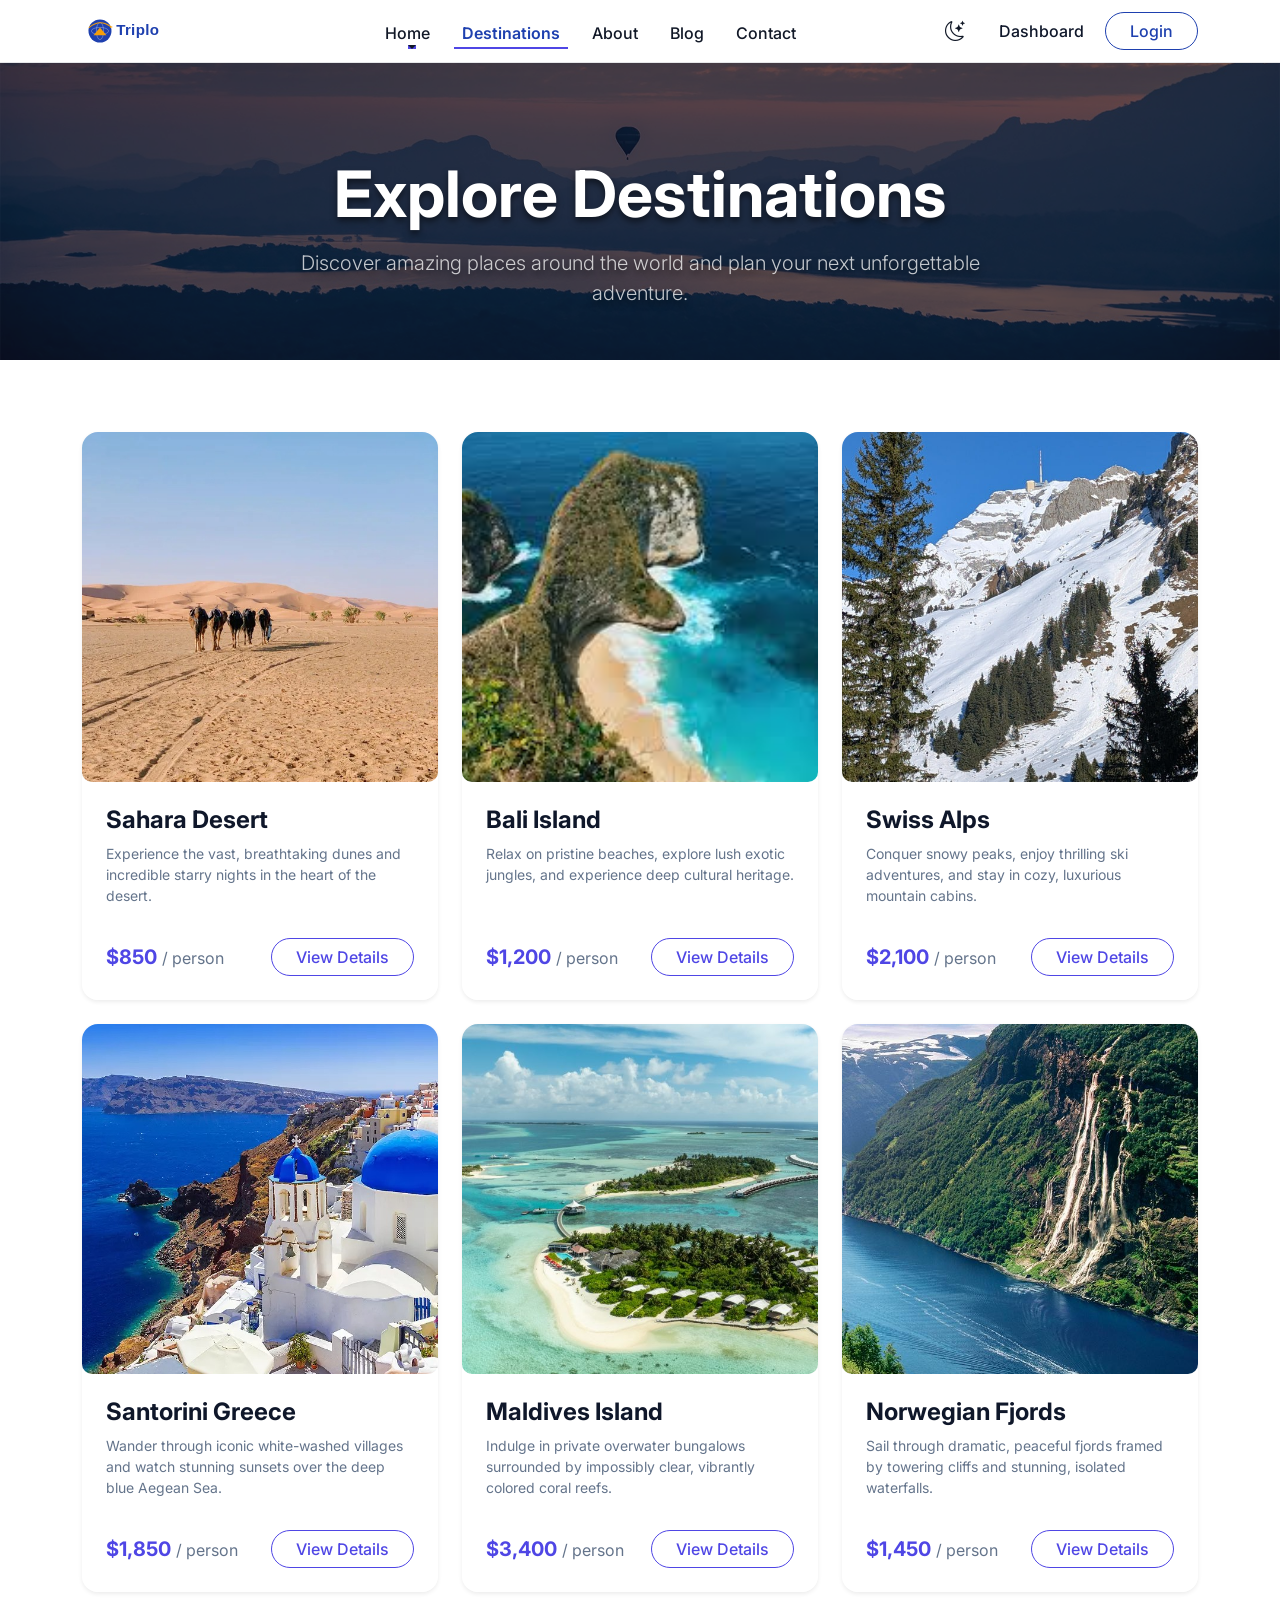
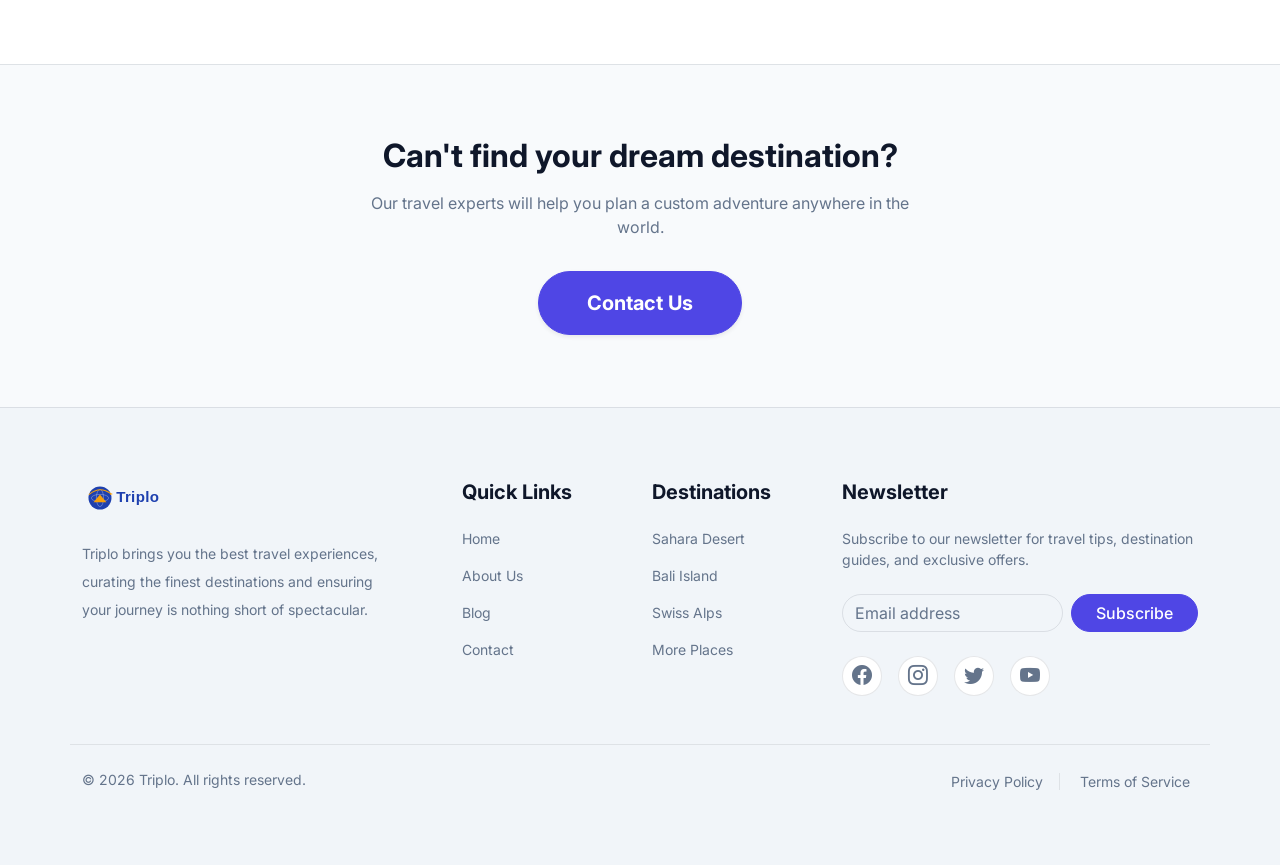
<file: destinations.html>
<!DOCTYPE html>
<html lang="en">

<head>
    <meta charset="UTF-8">
    <meta name="viewport" content="width=device-width, initial-scale=1.0">
    <title>Explore Destinations - Triplo</title>
    <!-- Google Fonts -->
    <link rel="preconnect" href="https://fonts.googleapis.com">
    <link rel="preconnect" href="https://fonts.gstatic.com" crossorigin>
    <link href="https://fonts.googleapis.com/css2?family=Inter:wght@300;400;500;600;700;800&display=swap"
        rel="stylesheet">
    <!-- Bootstrap CSS -->
    <link href="https://cdn.jsdelivr.net/npm/bootstrap@5.3.3/dist/css/bootstrap.min.css" rel="stylesheet">
    <!-- Bootstrap Icons -->
    <link rel="stylesheet" href="https://cdn.jsdelivr.net/npm/bootstrap-icons@1.11.3/font/bootstrap-icons.min.css">
    <!-- Custom CSS -->
    <link rel="stylesheet" href="assets/css/style.css">
    <link rel="icon" type="image/svg+xml" href="assets/images/favicon.svg">
</head>

<body class="d-flex flex-column min-vh-100">

    <!-- Navbar -->
    <nav class="navbar navbar-expand-lg fixed-top custom-navbar">
        <div class="container">
            <!-- Brand -->
            <a class="navbar-brand d-flex align-items-center gap-2" href="index.html">
                <img src="assets/images/logo.svg" alt="Triplo Logo" height="36" class="brand-logo">
            </a>

            <!-- Mobile Toggle -->
            <div class="d-flex align-items-center gap-3 d-lg-none">
                <!-- Mobile Dark Mode Toggle -->
                <button class="btn btn-link nav-icon-btn dark-mode-toggle theme-toggle" aria-label="Toggle Dark Mode">
                    <i class="bi bi-moon-stars"></i>
                </button>
                <button class="navbar-toggler border-0 px-0" type="button" data-bs-toggle="offcanvas"
                    data-bs-target="#mobileMenu" aria-controls="mobileMenu" aria-expanded="false"
                    aria-label="Toggle navigation">
                    <span class="navbar-toggler-icon"></span>
                </button>
            </div>

            <!-- Desktop Menu -->
            <div class="collapse navbar-collapse" id="desktopMenu">
                <ul class="navbar-nav mx-auto mb-2 mb-lg-0 gap-3 fw-medium">
                    <li class="nav-item dropdown">
                        <a class="nav-link dropdown-toggle" href="#" id="homeDropdown" role="button"
                            data-bs-toggle="dropdown" aria-expanded="false">
                            Home
                        </a>
                        <ul class="dropdown-menu custom-dropdown border-0 shadow-sm rounded-3 mt-2"
                            aria-labelledby="homeDropdown">
                            <li><a class="dropdown-item fw-medium" href="index.html">Home 1</a></li>
                            <li><a class="dropdown-item fw-medium" href="home2.html">Home 2</a></li>
                        </ul>
                    </li>
                    <li class="nav-item">
                        <a class="nav-link active" aria-current="page" href="destinations.html">Destinations</a>
                    </li>
                    <li class="nav-item">
                        <a class="nav-link" href="about.html">About</a>
                    </li>
                    <li class="nav-item">
                        <a class="nav-link" href="blog.html">Blog</a>
                    </li>
                    <li class="nav-item">
                        <a class="nav-link" href="contact.html">Contact</a>
                    </li>
                </ul>
                <div class="d-flex align-items-center gap-3">
                    <button class="btn btn-link nav-icon-btn dark-mode-toggle d-none d-lg-block theme-toggle"
                        aria-label="Toggle Dark Mode">
                        <i class="bi bi-moon-stars"></i>
                    </button>
                    <a href="dashboard.html"
                        class="btn btn-link text-decoration-none fw-medium text-dark d-none d-lg-block px-1">Dashboard</a>
                    <a href="login.html" class="btn btn-outline-primary px-4 rounded-pill fw-medium login-btn">Login</a>
                </div>
            </div>
        </div>
    </nav>

    <!-- Mobile Offcanvas Menu -->
    <div class="offcanvas offcanvas-end mobile-offcanvas" tabindex="-1" id="mobileMenu"
        aria-labelledby="mobileMenuLabel">
        <div class="offcanvas-header border-bottom border-opacity-10">
            <a class="navbar-brand d-flex align-items-center gap-2" href="index.html">
                <img src="assets/images/logo.svg" alt="Triplo Logo" height="36" class="brand-logo">
                <span class="visually-hidden" id="mobileMenuLabel">Triplo</span>
            </a>
            <button type="button" class="btn-close" data-bs-dismiss="offcanvas" aria-label="Close"></button>
        </div>
        <div class="offcanvas-body d-flex flex-column">
            <ul class="navbar-nav flex-grow-1 pe-3 fw-medium gap-2">
                <li class="nav-item dropdown">
                    <a class="nav-link dropdown-toggle" href="#" id="homeMobileDropdown" role="button"
                        data-bs-toggle="dropdown" aria-expanded="false">
                        Home
                    </a>
                    <ul class="dropdown-menu border-0 shadow-none ps-3 bg-transparent"
                        aria-labelledby="homeMobileDropdown">
                        <li><a class="dropdown-item fw-medium" href="index.html">Home 1</a></li>
                        <li><a class="dropdown-item fw-medium" href="home2.html">Home 2</a></li>
                    </ul>
                </li>
                <li class="nav-item">
                    <a class="nav-link active" aria-current="page" href="destinations.html">Destinations</a>
                </li>
                <li class="nav-item">
                    <a class="nav-link" href="about.html">About</a>
                </li>
                <li class="nav-item">
                    <a class="nav-link" href="blog.html">Blog</a>
                </li>
                <li class="nav-item">
                    <a class="nav-link" href="contact.html">Contact</a>
                </li>
            </ul>
            <div class="mt-auto pt-4 border-top border-opacity-10 d-grid gap-2">
                <a href="dashboard.html" class="btn btn-outline-secondary rounded-pill py-2 fw-medium">Dashboard</a>
                <a href="login.html" class="btn btn-primary rounded-pill py-2 fw-medium login-btn">Login</a>
            </div>
        </div>
    </div>

    <!-- Main Content -->
    <main class="flex-grow-1">
        <!-- Hero Section -->
        <section class="hero-section position-relative overflow-hidden d-flex align-items-center"
            style="min-height: 40vh;">
            <!-- Background Wrapper -->
            <div class="hero-bg position-absolute w-100 h-100 top-0 start-0 z-0">
                <img src="assets/images/destination-hero.jpg" alt="Explore Destinations" width="1920" height="600"
                    class="w-100 h-100 object-fit-cover shadow-sm">
                <div class="hero-overlay position-absolute w-100 h-100 top-0 start-0"
                    style="background: rgba(15, 23, 42, 0.6);"></div>
            </div>

            <div class="container position-relative z-1">
                <div class="row justify-content-center text-center">
                    <div class="col-lg-10 col-xl-8">
                        <h1 class="display-3 fw-bold text-white mb-3 hero-title drop-shadow">Explore Destinations</h1>
                        <p class="lead text-white text-opacity-75 drop-shadow px-md-4">
                            Discover amazing places around the world and plan your next unforgettable adventure.
                        </p>
                    </div>
                </div>
            </div>
        </section>

        <!-- Destination Cards Grid -->
        <section class="section-padding custom-bg-alt py-5">
            <div class="container py-4">
                <div class="row g-4 justify-content-center">

                    <!-- Destination 1 -->
                    <div class="col-md-6 col-lg-4">
                        <div class="card h-100 destination-card border-0 shadow-sm rounded-4 overflow-hidden">
                            <div class="card-img-wrapper position-relative overflow-hidden" style="height: 350px;">
                                <img src="assets/images/destination1.jpg" width="600" height="800"
                                    class="w-100 h-100 object-fit-cover card-img-top" alt="Sahara Desert">
                            </div>
                            <div class="card-body p-4 d-flex flex-column custom-card-bg">
                                <h4 class="card-title fw-bold mb-2">Sahara Desert</h4>
                                <p class="card-text text-muted small flex-grow-1">Experience the vast, breathtaking
                                    dunes and incredible starry nights in the heart of the desert.</p>
                                <div class="destination-card-footer mt-3">
                                    <span class="fw-bold text-primary fs-5">$850 <span
                                            class="fs-6 text-muted fw-normal">/ person</span></span>
                                    <a href="#" class="btn btn-outline-primary rounded-pill fw-medium px-4">View
                                        Details</a>
                                </div>
                            </div>
                        </div>
                    </div>

                    <!-- Destination 2 -->
                    <div class="col-md-6 col-lg-4">
                        <div class="card h-100 destination-card border-0 shadow-sm rounded-4 overflow-hidden">
                            <div class="card-img-wrapper position-relative overflow-hidden" style="height: 350px;">
                                <img src="assets/images/destination2.jpg" width="600" height="800"
                                    class="w-100 h-100 object-fit-cover card-img-top" alt="Bali Island">
                            </div>
                            <div class="card-body p-4 d-flex flex-column custom-card-bg">
                                <h4 class="card-title fw-bold mb-2">Bali Island</h4>
                                <p class="card-text text-muted small flex-grow-1">Relax on pristine beaches, explore
                                    lush exotic jungles, and experience deep cultural heritage.</p>
                                <div class="destination-card-footer mt-3">
                                    <span class="fw-bold text-primary fs-5">$1,200 <span
                                            class="fs-6 text-muted fw-normal">/ person</span></span>
                                    <a href="#" class="btn btn-outline-primary rounded-pill fw-medium px-4">View
                                        Details</a>
                                </div>
                            </div>
                        </div>
                    </div>

                    <!-- Destination 3 -->
                    <div class="col-md-6 col-lg-4">
                        <div class="card h-100 destination-card border-0 shadow-sm rounded-4 overflow-hidden">
                            <div class="card-img-wrapper position-relative overflow-hidden" style="height: 350px;">
                                <img src="assets/images/destination3.jpg" width="600" height="800"
                                    class="w-100 h-100 object-fit-cover card-img-top" alt="Swiss Alps">
                            </div>
                            <div class="card-body p-4 d-flex flex-column custom-card-bg">
                                <h4 class="card-title fw-bold mb-2">Swiss Alps</h4>
                                <p class="card-text text-muted small flex-grow-1">Conquer snowy peaks, enjoy thrilling
                                    ski adventures, and stay in cozy, luxurious mountain cabins.</p>
                                <div class="destination-card-footer mt-3">
                                    <span class="fw-bold text-primary fs-5">$2,100 <span
                                            class="fs-6 text-muted fw-normal">/ person</span></span>
                                    <a href="#" class="btn btn-outline-primary rounded-pill fw-medium px-4">View
                                        Details</a>
                                </div>
                            </div>
                        </div>
                    </div>

                    <!-- Destination 4 -->
                    <div class="col-md-6 col-lg-4">
                        <div class="card h-100 destination-card border-0 shadow-sm rounded-4 overflow-hidden">
                            <div class="card-img-wrapper position-relative overflow-hidden" style="height: 350px;">
                                <img src="assets/images/destination4.jpg" width="600" height="800"
                                    class="w-100 h-100 object-fit-cover card-img-top" alt="Santorini Greece">
                            </div>
                            <div class="card-body p-4 d-flex flex-column custom-card-bg">
                                <h4 class="card-title fw-bold mb-2">Santorini Greece</h4>
                                <p class="card-text text-muted small flex-grow-1">Wander through iconic white-washed
                                    villages and watch stunning sunsets over the deep blue Aegean Sea.</p>
                                <div class="destination-card-footer mt-3">
                                    <span class="fw-bold text-primary fs-5">$1,850 <span
                                            class="fs-6 text-muted fw-normal">/ person</span></span>
                                    <a href="#" class="btn btn-outline-primary rounded-pill fw-medium px-4">View
                                        Details</a>
                                </div>
                            </div>
                        </div>
                    </div>

                    <!-- Destination 5 -->
                    <div class="col-md-6 col-lg-4">
                        <div class="card h-100 destination-card border-0 shadow-sm rounded-4 overflow-hidden">
                            <div class="card-img-wrapper position-relative overflow-hidden" style="height: 350px;">
                                <img src="assets/images/destination5.jpg" width="600" height="800"
                                    class="w-100 h-100 object-fit-cover card-img-top" alt="Maldives Island">
                            </div>
                            <div class="card-body p-4 d-flex flex-column custom-card-bg">
                                <h4 class="card-title fw-bold mb-2">Maldives Island</h4>
                                <p class="card-text text-muted small flex-grow-1">Indulge in private overwater bungalows
                                    surrounded by impossibly clear, vibrantly colored coral reefs.</p>
                                <div class="destination-card-footer mt-3">
                                    <span class="fw-bold text-primary fs-5">$3,400 <span
                                            class="fs-6 text-muted fw-normal">/ person</span></span>
                                    <a href="#" class="btn btn-outline-primary rounded-pill fw-medium px-4">View
                                        Details</a>
                                </div>
                            </div>
                        </div>
                    </div>

                    <!-- Destination 6 -->
                    <div class="col-md-6 col-lg-4">
                        <div class="card h-100 destination-card border-0 shadow-sm rounded-4 overflow-hidden">
                            <div class="card-img-wrapper position-relative overflow-hidden" style="height: 350px;">
                                <img src="assets/images/destination6.jpg" width="600" height="800"
                                    class="w-100 h-100 object-fit-cover card-img-top" alt="Norwegian Fjords">
                            </div>
                            <div class="card-body p-4 d-flex flex-column custom-card-bg">
                                <h4 class="card-title fw-bold mb-2">Norwegian Fjords</h4>
                                <p class="card-text text-muted small flex-grow-1">Sail through dramatic, peaceful fjords
                                    framed by towering cliffs and stunning, isolated waterfalls.</p>
                                <div class="destination-card-footer mt-3">
                                    <span class="fw-bold text-primary fs-5">$1,450 <span
                                            class="fs-6 text-muted fw-normal">/ person</span></span>
                                    <a href="#" class="btn btn-outline-primary rounded-pill fw-medium px-4">View
                                        Details</a>
                                </div>
                            </div>
                        </div>
                    </div>

                </div>
            </div>
        </section>

        <!-- CTA Section -->
        <section class="section-padding py-5 border-top border-opacity-10">
            <div class="container py-4 text-center">
                <div class="row justify-content-center">
                    <div class="col-lg-6">
                        <h2 class="fw-bold text-dark mb-3">Can't find your dream destination?</h2>
                        <p class="text-muted mb-4 pb-2">Our travel experts will help you plan a custom adventure
                            anywhere in the world.</p>
                        <a href="contact.html"
                            class="btn btn-primary btn-lg rounded-pill fw-bold shadow-sm px-5 py-3">Contact Us</a>
                    </div>
                </div>
            </div>
        </section>
    </main>

    <!-- Footer -->
    <footer class="footer py-5 custom-footer-bg mt-auto">
        <div class="container py-4">
            <div class="row g-5">
                <!-- Column 1: Brand -->
                <div class="col-lg-4 pe-lg-5">
                    <a class="navbar-brand d-inline-flex align-items-center gap-2 mb-4" href="index.html">
                        <img src="assets/images/logo.svg" alt="Triplo Logo" height="36" class="brand-logo footer-logo">
                    </a>
                    <p class="text-muted small lh-lg pe-4">Triplo brings you the best travel experiences, curating the
                        finest destinations and ensuring your journey is nothing short of spectacular.</p>
                </div>

                <!-- Column 2: Quick Links -->
                <div class="col-lg-2 col-md-4 col-sm-6">
                    <h5 class="fw-bold mb-4 footer-title">Quick Links</h5>
                    <ul class="list-unstyled mb-0 d-flex flex-column gap-3 small">
                        <li><a href="index.html" class="text-muted text-decoration-none footer-link">Home</a></li>
                        <li><a href="about.html" class="text-muted text-decoration-none footer-link">About Us</a></li>
                        <li><a href="blog.html" class="text-muted text-decoration-none footer-link">Blog</a></li>
                        <li><a href="contact.html" class="text-muted text-decoration-none footer-link">Contact</a></li>
                    </ul>
                </div>

                <!-- Column 3: Destinations -->
                <div class="col-lg-2 col-md-4 col-sm-6">
                    <h5 class="fw-bold mb-4 footer-title">Destinations</h5>
                    <ul class="list-unstyled mb-0 d-flex flex-column gap-3 small">
                        <li><a href="#" class="text-muted text-decoration-none footer-link">Sahara Desert</a></li>
                        <li><a href="#" class="text-muted text-decoration-none footer-link">Bali Island</a></li>
                        <li><a href="#" class="text-muted text-decoration-none footer-link">Swiss Alps</a></li>
                        <li><a href="destinations.html" class="text-muted text-decoration-none footer-link">More
                                Places</a></li>
                    </ul>
                </div>

                <!-- Column 4: Newsletter & Social -->
                <div class="col-lg-4 col-md-4">
                    <h5 class="fw-bold mb-4 footer-title">Newsletter</h5>
                    <p class="text-muted small mb-4">Subscribe to our newsletter for travel tips, destination guides,
                        and exclusive offers.</p>
                    <form class="d-flex mb-4 gap-2">
                        <input type="email"
                            class="form-control rounded-pill bg-transparent border-opacity-25 shadow-none custom-input"
                            placeholder="Email address">
                        <button class="btn btn-primary rounded-pill px-4 fw-medium" type="button">Subscribe</button>
                    </form>
                    <div class="d-flex gap-3">
                        <a href="#"
                            class="social-icon-wrapper rounded-circle d-flex align-items-center justify-content-center text-decoration-none transition"><i
                                class="bi bi-facebook fs-5"></i></a>
                        <a href="#"
                            class="social-icon-wrapper rounded-circle d-flex align-items-center justify-content-center text-decoration-none transition"><i
                                class="bi bi-instagram fs-5"></i></a>
                        <a href="#"
                            class="social-icon-wrapper rounded-circle d-flex align-items-center justify-content-center text-decoration-none transition"><i
                                class="bi bi-twitter fs-5"></i></a>
                        <a href="#"
                            class="social-icon-wrapper rounded-circle d-flex align-items-center justify-content-center text-decoration-none transition"><i
                                class="bi bi-youtube fs-5"></i></a>
                    </div>
                </div>
            </div>

            <div class="row border-top border-opacity-10 mt-5 pt-4">
                <div class="col-md-6 text-center text-md-start">
                    <p class="text-muted small mb-0">&copy; 2026 Triplo. All rights reserved.</p>
                </div>
                <div class="col-md-6 text-center text-md-end mt-3 mt-md-0">
                    <a href="#"
                        class="text-muted text-decoration-none small mx-2 footer-link border-end pe-3 border-opacity-25">Privacy
                        Policy</a>
                    <a href="#" class="text-muted text-decoration-none small mx-2 footer-link">Terms of Service</a>
                </div>
            </div>
        </div>
    </footer>

    <!-- Back to Top Button -->
    <button class="btn btn-primary rounded-circle position-fixed bottom-0 end-0 m-4 shadow-lg back-to-top"
        id="backToTopBtn" aria-label="Back to top">
        <i class="bi bi-arrow-up"></i>
    </button>

    <!-- Bootstrap JS Bundle -->
    <script src="https://cdn.jsdelivr.net/npm/bootstrap@5.3.3/dist/js/bootstrap.bundle.min.js"></script>
    <!-- Custom JS -->
    <script src="assets/js/main.js"></script>
</body>

</html>
</file>
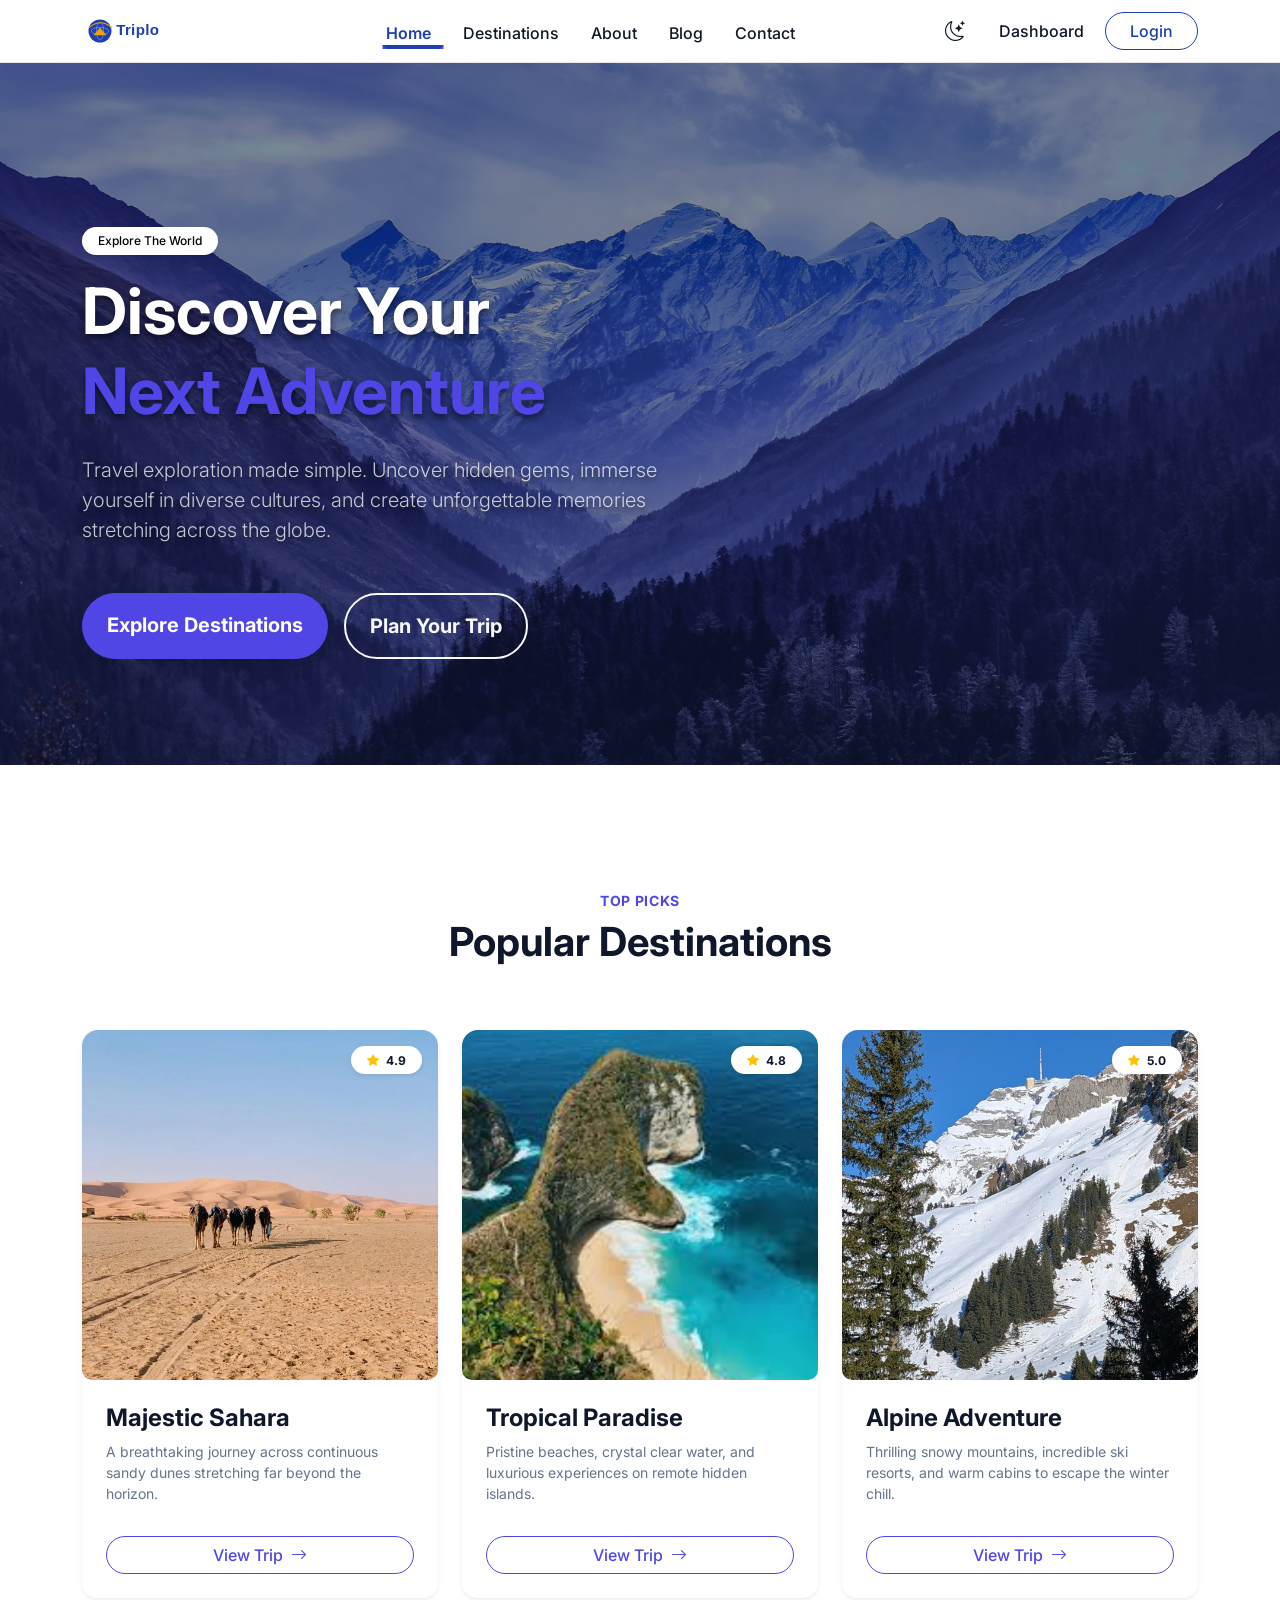
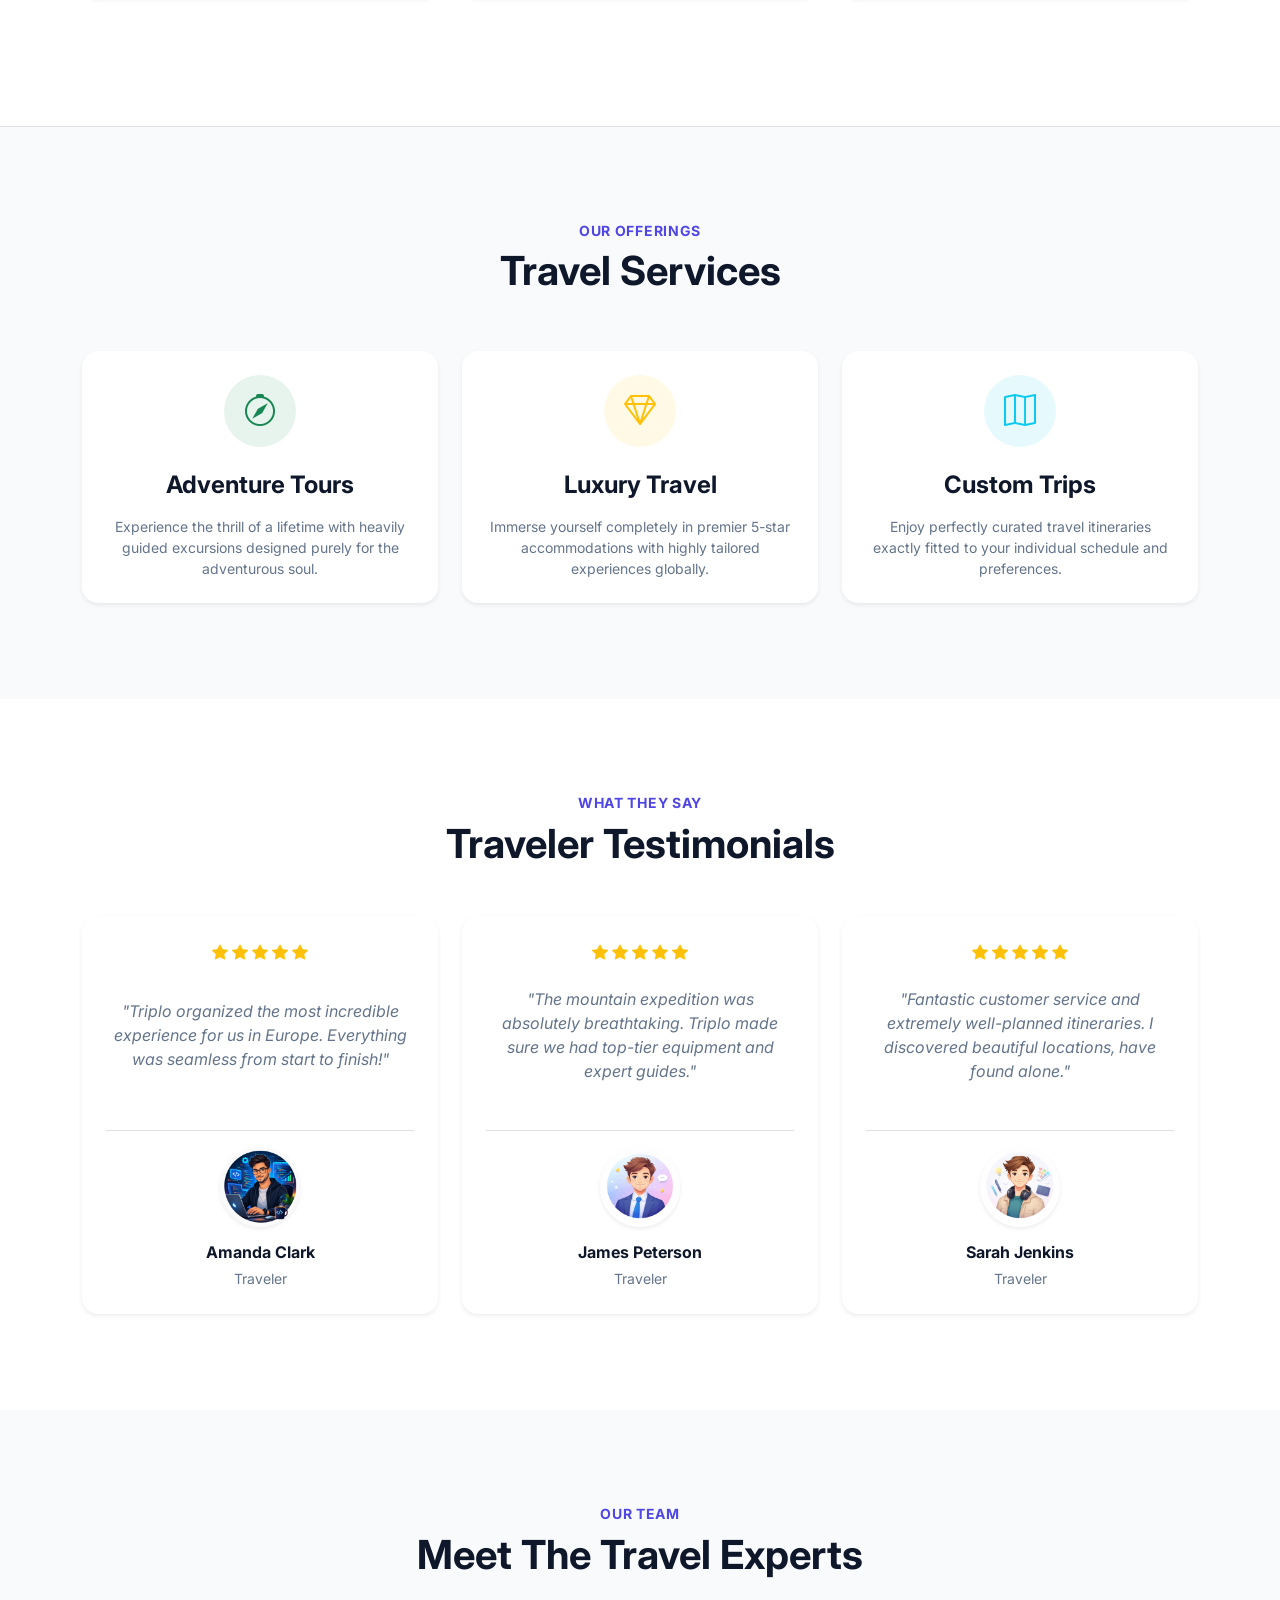
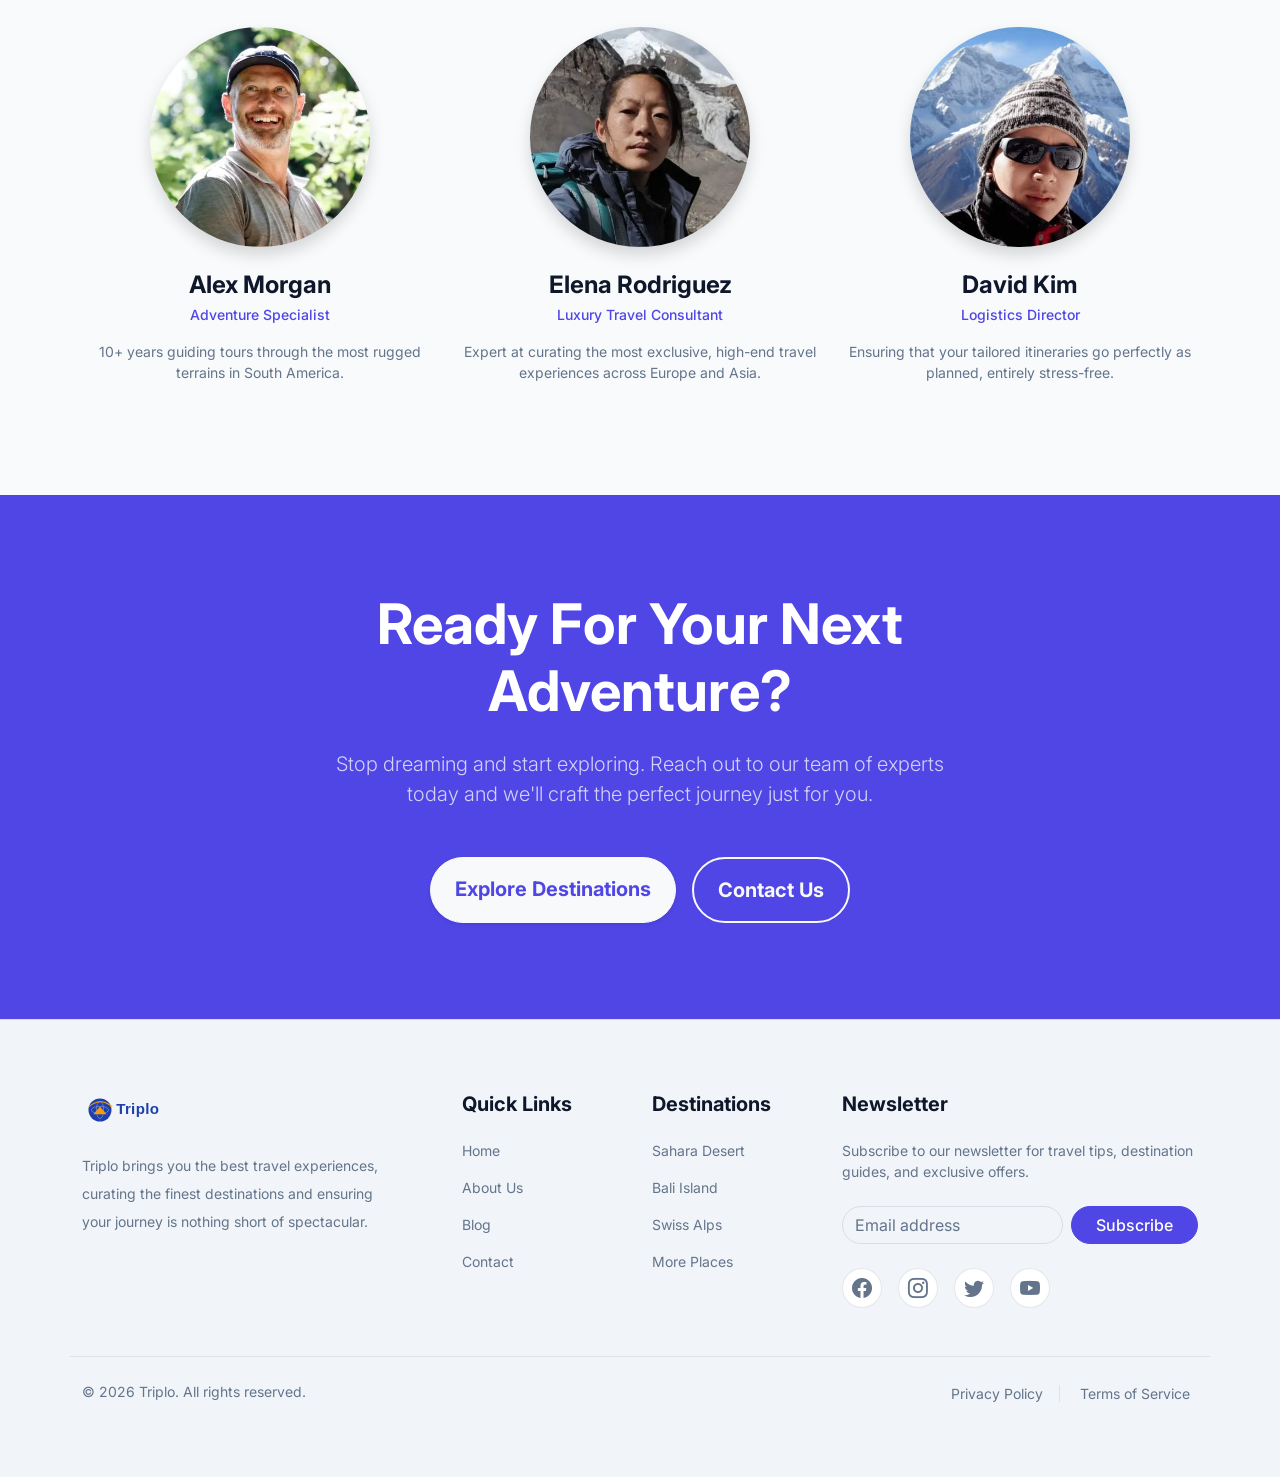
<file: home2.html>
<!DOCTYPE html>
<html lang="en">

<head>
    <meta charset="UTF-8">
    <meta name="viewport" content="width=device-width, initial-scale=1.0">
    <title>Triplo - Home 2</title>
    <!-- Google Fonts -->
    <link rel="preconnect" href="https://fonts.googleapis.com">
    <link rel="preconnect" href="https://fonts.gstatic.com" crossorigin>
    <link href="https://fonts.googleapis.com/css2?family=Inter:wght@300;400;500;600;700;800&display=swap"
        rel="stylesheet">
    <!-- Bootstrap CSS -->
    <link href="https://cdn.jsdelivr.net/npm/bootstrap@5.3.3/dist/css/bootstrap.min.css" rel="stylesheet">
    <!-- Bootstrap Icons -->
    <link rel="stylesheet" href="https://cdn.jsdelivr.net/npm/bootstrap-icons@1.11.3/font/bootstrap-icons.min.css">
    <!-- Custom CSS -->
    <link rel="stylesheet" href="assets/css/style.css">
    <link rel="icon" type="image/svg+xml" href="assets/images/favicon.svg">
</head>

<body class="d-flex flex-column min-vh-100">

    <!-- Navbar -->
    <nav class="navbar navbar-expand-lg fixed-top custom-navbar">
        <div class="container">
            <!-- Brand -->
            <a class="navbar-brand d-flex align-items-center gap-2" href="index.html">
                <img src="assets/images/logo.svg" alt="Triplo Logo" height="36" class="brand-logo">

            </a>

            <!-- Mobile Toggle -->
            <div class="d-flex align-items-center gap-3 d-lg-none">
                <!-- Mobile Dark Mode Toggle -->
                <button class="btn btn-link nav-icon-btn dark-mode-toggle theme-toggle" aria-label="Toggle Dark Mode">
                    <i class="bi bi-moon-stars"></i>
                </button>
                <button class="navbar-toggler border-0 px-0" type="button" data-bs-toggle="offcanvas"
                    data-bs-target="#mobileMenu" aria-controls="mobileMenu" aria-expanded="false"
                    aria-label="Toggle navigation">
                    <span class="navbar-toggler-icon"></span>
                </button>
            </div>

            <!-- Desktop Menu -->
            <div class="collapse navbar-collapse" id="desktopMenu">
                <ul class="navbar-nav mx-auto mb-2 mb-lg-0 gap-3 fw-medium">
                    <li class="nav-item dropdown">
                        <a class="nav-link dropdown-toggle active" href="#" id="homeDropdown" role="button"
                            data-bs-toggle="dropdown" aria-expanded="false">
                            Home
                        </a>
                        <ul class="dropdown-menu custom-dropdown border-0 shadow-sm rounded-3 mt-2"
                            aria-labelledby="homeDropdown">
                            <li><a class="dropdown-item fw-medium" href="index.html">Home 1</a></li>
                            <li><a class="dropdown-item fw-medium" href="home2.html">Home 2</a></li>
                        </ul>
                    </li>
                    <li class="nav-item">
                        <a class="nav-link" href="destinations.html">Destinations</a>
                    </li>
                    <li class="nav-item">
                        <a class="nav-link" href="about.html">About</a>
                    </li>
                    <li class="nav-item">
                        <a class="nav-link" href="blog.html">Blog</a>
                    </li>
                    <li class="nav-item">
                        <a class="nav-link" href="contact.html">Contact</a>
                    </li>
                </ul>
                <div class="d-flex align-items-center gap-3">
                    <button class="btn btn-link nav-icon-btn dark-mode-toggle d-none d-lg-block theme-toggle"
                        aria-label="Toggle Dark Mode">
                        <i class="bi bi-moon-stars"></i>
                    </button>
                    <a href="dashboard.html"
                        class="btn btn-link text-decoration-none fw-medium text-dark d-none d-lg-block px-1">Dashboard</a>
                    <a href="login.html" class="btn btn-outline-primary px-4 rounded-pill fw-medium login-btn">Login</a>
                </div>
            </div>
        </div>
    </nav>

    <!-- Mobile Offcanvas Menu -->
    <div class="offcanvas offcanvas-end mobile-offcanvas" tabindex="-1" id="mobileMenu"
        aria-labelledby="mobileMenuLabel">
        <div class="offcanvas-header border-bottom border-opacity-10">
            <a class="navbar-brand d-flex align-items-center gap-2" href="index.html">
                <img src="assets/images/logo.svg" alt="Triplo Logo" height="36" class="brand-logo">
                <span class="fs-5 fw-bold brand-text" id="mobileMenuLabel">Triplo</span>
            </a>
            <button type="button" class="btn-close" data-bs-dismiss="offcanvas" aria-label="Close"></button>
        </div>
        <div class="offcanvas-body d-flex flex-column">
            <ul class="navbar-nav flex-grow-1 pe-3 fw-medium gap-2">
                <li class="nav-item dropdown">
                    <a class="nav-link dropdown-toggle active" href="#" id="homeMobileDropdown" role="button"
                        data-bs-toggle="dropdown" aria-expanded="false">
                        Home
                    </a>
                    <ul class="dropdown-menu border-0 shadow-none ps-3 bg-transparent"
                        aria-labelledby="homeMobileDropdown">
                        <li><a class="dropdown-item fw-medium" href="index.html">Home 1</a></li>
                        <li><a class="dropdown-item fw-medium" href="home2.html">Home 2</a></li>
                    </ul>
                </li>
                <li class="nav-item">
                    <a class="nav-link" href="destinations.html">Destinations</a>
                </li>
                <li class="nav-item">
                    <a class="nav-link" href="about.html">About</a>
                </li>
                <li class="nav-item">
                    <a class="nav-link" href="blog.html">Blog</a>
                </li>
                <li class="nav-item">
                    <a class="nav-link" href="contact.html">Contact</a>
                </li>
            </ul>
            <div class="mt-auto pt-4 border-top border-opacity-10 d-grid gap-2">
                <a href="dashboard.html" class="btn btn-outline-secondary rounded-pill py-2 fw-medium">Dashboard</a>
                <a href="login.html" class="btn btn-primary rounded-pill py-2 fw-medium login-btn">Login</a>
            </div>
        </div>
    </div>

    <!-- Main Content -->
    <main class="flex-grow-1">

        <!-- 1. Hero Section -->
        <section class="hero-section position-relative overflow-hidden d-flex align-items-center"
            style="min-height: 85vh;">
            <div class="hero-bg position-absolute w-100 h-100 top-0 start-0 z-0">
                <img src="assets/images/hero.jpg" alt="Discover Your Next Adventure" width="1920" height="1080"
                    class="w-100 h-100 object-fit-cover shadow-sm">
                <div class="hero-overlay position-absolute w-100 h-100 top-0 start-0"
                    style="background: rgba(15, 23, 42, 0.5);"></div>
            </div>

            <div class="container position-relative z-1 py-5">
                <div class="row min-vh-50 align-items-center">
                    <div class="col-lg-8">
                        <span class="badge bg-white text-black rounded-pill px-3 py-2 fw-medium mb-3 shadow-sm">Explore
                            The World</span>
                        <h1 class="display-3 fw-bolder text-white mb-4 drop-shadow lh-sm">
                            Discover Your <br /><span class="text-primary">Next Adventure</span>
                        </h1>
                        <p class="lead text-white text-opacity-75 mb-5 drop-shadow fs-5" style="max-width: 600px;">
                            Travel exploration made simple. Uncover hidden gems, immerse yourself in diverse cultures,
                            and create unforgettable memories stretching across the globe.
                        </p>
                        <div class="d-flex flex-column flex-sm-row gap-3">
                            <a href="destinations.html"
                                class="btn btn-primary btn-lg rounded-pill fw-bold shadow px-4 py-3">Explore
                                Destinations</a>
                            <a href="#contact"
                                class="btn btn-outline-light btn-lg rounded-pill fw-bold border-2 px-4 py-3">Plan Your
                                Trip</a>
                        </div>
                    </div>
                </div>
            </div>
        </section>

        <!-- 2. Popular Destinations -->
        <section class="section-padding custom-bg-alt">
            <div class="container py-5">
                <div class="text-center mb-5 pb-2">
                    <h6 class="text-primary fw-bold text-uppercase tracking-wide small mb-2">Top Picks</h6>
                    <h2 class="display-6 fw-bold text-dark">Popular Destinations</h2>
                </div>

                <div class="row g-4 justify-content-center">
                    <!-- Destination 1 -->
                    <div class="col-md-6 col-lg-4">
                        <div class="card h-100 destination-card border-0 shadow-sm rounded-4 overflow-hidden">
                            <div class="card-img-wrapper position-relative overflow-hidden" style="height: 350px;">
                                <img src="assets/images/destination1.jpg" width="600" height="800"
                                    class="w-100 h-100 object-fit-cover card-img-top" alt="Destination 1">
                                <div class="position-absolute top-0 end-0 m-3 z-1">
                                    <span class="badge bg-white text-dark rounded-pill shadow-sm py-2 px-3 fw-bold"><i
                                            class="bi bi-star-fill text-warning me-1"></i> 4.9</span>
                                </div>
                            </div>
                            <div class="card-body p-4 d-flex flex-column custom-card-bg">
                                <h4 class="card-title fw-bold mb-2">Majestic Sahara</h4>
                                <p class="card-text text-muted small flex-grow-1">A breathtaking journey across
                                    continuous sandy dunes stretching far beyond the horizon.</p>
                                <a href="destinations.html"
                                    class="btn btn-outline-primary rounded-pill w-100 mt-3 fw-medium">View Trip <i
                                        class="bi bi-arrow-right ms-1"></i></a>
                            </div>
                        </div>
                    </div>
                    <!-- Destination 2 -->
                    <div class="col-md-6 col-lg-4">
                        <div class="card h-100 destination-card border-0 shadow-sm rounded-4 overflow-hidden">
                            <div class="card-img-wrapper position-relative overflow-hidden" style="height: 350px;">
                                <img src="assets/images/destination2.jpg" width="600" height="800"
                                    class="w-100 h-100 object-fit-cover card-img-top" alt="Destination 2">
                                <div class="position-absolute top-0 end-0 m-3 z-1">
                                    <span class="badge bg-white text-dark rounded-pill shadow-sm py-2 px-3 fw-bold"><i
                                            class="bi bi-star-fill text-warning me-1"></i> 4.8</span>
                                </div>
                            </div>
                            <div class="card-body p-4 d-flex flex-column custom-card-bg">
                                <h4 class="card-title fw-bold mb-2">Tropical Paradise</h4>
                                <p class="card-text text-muted small flex-grow-1">Pristine beaches, crystal clear water,
                                    and luxurious experiences on remote hidden islands.</p>
                                <a href="destinations.html"
                                    class="btn btn-outline-primary rounded-pill w-100 mt-3 fw-medium">View Trip <i
                                        class="bi bi-arrow-right ms-1"></i></a>
                            </div>
                        </div>
                    </div>
                    <!-- Destination 3 -->
                    <div class="col-md-6 col-lg-4">
                        <div class="card h-100 destination-card border-0 shadow-sm rounded-4 overflow-hidden">
                            <div class="card-img-wrapper position-relative overflow-hidden" style="height: 350px;">
                                <img src="assets/images/destination3.jpg" width="600" height="800"
                                    class="w-100 h-100 object-fit-cover card-img-top" alt="Destination 3">
                                <div class="position-absolute top-0 end-0 m-3 z-1">
                                    <span class="badge bg-white text-dark rounded-pill shadow-sm py-2 px-3 fw-bold"><i
                                            class="bi bi-star-fill text-warning me-1"></i> 5.0</span>
                                </div>
                            </div>
                            <div class="card-body p-4 d-flex flex-column custom-card-bg">
                                <h4 class="card-title fw-bold mb-2">Alpine Adventure</h4>
                                <p class="card-text text-muted small flex-grow-1">Thrilling snowy mountains, incredible
                                    ski resorts, and warm cabins to escape the winter chill.</p>
                                <a href="destinations.html"
                                    class="btn btn-outline-primary rounded-pill w-100 mt-3 fw-medium">View Trip <i
                                        class="bi bi-arrow-right ms-1"></i></a>
                            </div>
                        </div>
                    </div>
                </div>
            </div>
        </section>

        <!-- 3. Travel Services -->
        <section class="section-padding py-5 border-top border-opacity-10">
            <div class="container py-5">
                <div class="row justify-content-center mb-5">
                    <div class="col-lg-6 text-center">
                        <h6 class="text-primary fw-bold text-uppercase tracking-wide small mb-2">Our Offerings</h6>
                        <h2 class="display-6 fw-bold text-dark">Travel Services</h2>
                    </div>
                </div>

                <div class="row g-4">
                    <div class="col-md-4">
                        <div
                            class="card h-100 custom-card-bg border-0 rounded-4 shadow-sm p-4 text-center transition hover-lift">
                            <div class="bg-success bg-opacity-10 text-success rounded-circle d-inline-flex align-items-center justify-content-center mx-auto mb-4"
                                style="width: 72px; height: 72px;">
                                <i class="bi bi-compass fs-2"></i>
                            </div>
                            <h4 class="fw-bold text-dark mb-3">Adventure Tours</h4>
                            <p class="text-muted small mb-0">Experience the thrill of a lifetime with heavily guided
                                excursions designed purely for the adventurous soul.</p>
                        </div>
                    </div>
                    <div class="col-md-4">
                        <div
                            class="card h-100 custom-card-bg border-0 rounded-4 shadow-sm p-4 text-center transition hover-lift">
                            <div class="bg-warning bg-opacity-10 text-warning rounded-circle d-inline-flex align-items-center justify-content-center mx-auto mb-4"
                                style="width: 72px; height: 72px;">
                                <i class="bi bi-gem fs-2"></i>
                            </div>
                            <h4 class="fw-bold text-dark mb-3">Luxury Travel</h4>
                            <p class="text-muted small mb-0">Immerse yourself completely in premier 5-star
                                accommodations with highly tailored experiences globally.</p>
                        </div>
                    </div>
                    <div class="col-md-4">
                        <div
                            class="card h-100 custom-card-bg border-0 rounded-4 shadow-sm p-4 text-center transition hover-lift">
                            <div class="bg-info bg-opacity-10 text-info rounded-circle d-inline-flex align-items-center justify-content-center mx-auto mb-4"
                                style="width: 72px; height: 72px;">
                                <i class="bi bi-map fs-2"></i>
                            </div>
                            <h4 class="fw-bold text-dark mb-3">Custom Trips</h4>
                            <p class="text-muted small mb-0">Enjoy perfectly curated travel itineraries exactly fitted
                                to your individual schedule and preferences.</p>
                        </div>
                    </div>
                </div>
            </div>
        </section>

        <!-- 4. Testimonials -->
        <section class="section-padding py-5 custom-bg-alt">
            <div class="container py-5">
                <div class="text-center mb-5">
                    <h6 class="text-primary fw-bold text-uppercase tracking-wide small mb-2">What They Say</h6>
                    <h2 class="display-6 fw-bold text-dark">Traveler Testimonials</h2>
                </div>

                <div class="row g-4">
                    <div class="col-md-4">
                        <div class="card testimonial-card border-0 shadow-sm rounded-4 custom-card-bg h-100 p-4">

                            <div class="text-warning mb-3 text-center">
                                <i class="bi bi-star-fill"></i>
                                <i class="bi bi-star-fill"></i>
                                <i class="bi bi-star-fill"></i>
                                <i class="bi bi-star-fill"></i>
                                <i class="bi bi-star-fill"></i>
                            </div>

                            <p class="card-text text-muted flex-grow-1 fst-italic text-center">
                                "Triplo organized the most incredible experience for us in Europe. Everything was
                                seamless from start to finish!"
                            </p>

                            <div class="text-center mt-4 pt-3 border-top border-opacity-10">

                                <img src="assets/images/user1.jpg"
                                    class="rounded-circle object-fit-cover shadow-sm mb-3 mx-auto d-block" width="80"
                                    height="80" alt="User">

                                <h6 class="mb-1 fw-bold">Amanda Clark</h6>

                                <span class="text-muted small">Traveler</span>

                            </div>

                        </div>
                    </div>
                    <div class="col-md-4">
                        <div class="card testimonial-card border-0 shadow-sm rounded-4 custom-card-bg h-100 p-4">

                            <div class="text-warning mb-3 text-center">
                                <i class="bi bi-star-fill"></i>
                                <i class="bi bi-star-fill"></i>
                                <i class="bi bi-star-fill"></i>
                                <i class="bi bi-star-fill"></i>
                                <i class="bi bi-star-fill"></i>
                            </div>

                            <p class="card-text text-muted flex-grow-1 fst-italic text-center">
                                "The mountain expedition was absolutely breathtaking. Triplo made sure we had top-tier
                                equipment and expert guides."
                            </p>

                            <div class="text-center mt-4 pt-3 border-top border-opacity-10">

                                <img src="assets/images/user2.jpg"
                                    class="rounded-circle object-fit-cover shadow-sm mb-3 mx-auto d-block" width="80"
                                    height="80" alt="User">

                                <h6 class="mb-1 fw-bold">James Peterson</h6>

                                <span class="text-muted small">Traveler</span>

                            </div>

                        </div>
                    </div>
                    <div class="col-md-4">
                        <div class="card testimonial-card border-0 shadow-sm rounded-4 custom-card-bg h-100 p-4">

                            <div class="text-warning mb-3 text-center">
                                <i class="bi bi-star-fill"></i>
                                <i class="bi bi-star-fill"></i>
                                <i class="bi bi-star-fill"></i>
                                <i class="bi bi-star-fill"></i>
                                <i class="bi bi-star-fill"></i>
                            </div>

                            <p class="card-text text-muted flex-grow-1 fst-italic text-center">
                                "Fantastic customer service and extremely well-planned itineraries. I discovered
                                beautiful locations, have found alone."
                            </p>

                            <div class="text-center mt-4 pt-3 border-top border-opacity-10">

                                <img src="assets/images/user3.jpg"
                                    class="rounded-circle object-fit-cover shadow-sm mb-3 mx-auto d-block" width="80"
                                    height="80" alt="User">

                                <h6 class="mb-1 fw-bold">Sarah Jenkins</h6>

                                <span class="text-muted small">Traveler</span>

                            </div>

                        </div>
                    </div>
                </div>
            </div>
        </section>

        <!-- 5. Travel Experts -->
        <section class="section-padding py-5">
            <div class="container py-5">
                <div class="text-center mb-5">
                    <h6 class="text-primary fw-bold text-uppercase tracking-wide small mb-2">Our Team</h6>
                    <h2 class="display-6 fw-bold text-dark">Meet The Travel Experts</h2>
                </div>

                <div class="row g-4 justify-content-center">
                    <div class="col-md-6 col-lg-4 text-center">
                        <div class="card border-0 bg-transparent h-100">
                            <img src="assets/images/team1.jpg" width="400" height="400" alt="Team 1"
                                class="rounded-circle object-fit-cover mx-auto mb-4 shadow"
                                style="width: 220px; height: 220px;">
                            <h4 class="fw-bold text-dark mb-1">Alex Morgan</h4>
                            <p class="text-primary fw-medium small mb-3">Adventure Specialist</p>
                            <p class="text-muted small">10+ years guiding tours through the most rugged terrains in
                                South America.</p>
                        </div>
                    </div>
                    <div class="col-md-6 col-lg-4 text-center">
                        <div class="card border-0 bg-transparent h-100">
                            <img src="assets/images/team2.jpg" width="400" height="400" alt="Team 2"
                                class="rounded-circle object-fit-cover mx-auto mb-4 shadow"
                                style="width: 220px; height: 220px;">
                            <h4 class="fw-bold text-dark mb-1">Elena Rodriguez</h4>
                            <p class="text-primary fw-medium small mb-3">Luxury Travel Consultant</p>
                            <p class="text-muted small">Expert at curating the most exclusive, high-end travel
                                experiences across Europe and Asia.</p>
                        </div>
                    </div>
                    <div class="col-md-6 col-lg-4 text-center">
                        <div class="card border-0 bg-transparent h-100">
                            <img src="assets/images/team3.jpg" width="400" height="400" alt="Team 3"
                                class="rounded-circle object-fit-cover mx-auto mb-4 shadow"
                                style="width: 220px; height: 220px;">
                            <h4 class="fw-bold text-dark mb-1">David Kim</h4>
                            <p class="text-primary fw-medium small mb-3">Logistics Director</p>
                            <p class="text-muted small">Ensuring that your tailored itineraries go perfectly as planned,
                                entirely stress-free.</p>
                        </div>
                    </div>
                </div>
            </div>
        </section>

        <!-- 6. Call To Action -->
        <section class="section-padding bg-primary py-5">
            <div class="container py-5 text-center">
                <div class="row justify-content-center">
                    <div class="col-lg-8">
                        <h2 class="display-4 fw-bold text-white mb-4">Ready For Your Next Adventure?</h2>
                        <p class="lead text-white text-opacity-75 mb-5 px-md-5">Stop dreaming and start exploring. Reach
                            out to our team of experts today and we'll craft the perfect journey just for you.</p>
                        <div class="d-flex flex-column flex-sm-row justify-content-center gap-3">
                            <a href="destinations.html"
                                class="btn btn-light btn-lg rounded-pill fw-bold text-primary shadow-sm px-4 py-3">Explore
                                Destinations</a>
                            <a href="contact.html"
                                class="btn btn-outline-light border-2 btn-lg rounded-pill fw-bold px-4 py-3">Contact
                                Us</a>
                        </div>
                    </div>
                </div>
            </div>
        </section>

    </main>

    <!-- Footer -->
    <footer class="footer py-5 custom-footer-bg mt-auto">
        <div class="container py-4">
            <div class="row g-5">
                <!-- Column 1: Brand -->
                <div class="col-lg-4 pe-lg-5">
                    <a class="navbar-brand d-inline-flex align-items-center gap-2 mb-4" href="index.html">
                        <img src="assets/images/logo.svg" alt="Triplo Logo" height="36" class="brand-logo footer-logo">
                    </a>
                    <p class="text-muted small lh-lg pe-4">Triplo brings you the best travel experiences, curating the
                        finest destinations and ensuring your journey is nothing short of spectacular.</p>
                </div>

                <!-- Column 2: Quick Links -->
                <div class="col-lg-2 col-md-4 col-sm-6">
                    <h5 class="fw-bold mb-4 footer-title">Quick Links</h5>
                    <ul class="list-unstyled mb-0 d-flex flex-column gap-3 small">
                        <li><a href="index.html" class="text-muted text-decoration-none footer-link">Home</a></li>
                        <li><a href="about.html" class="text-muted text-decoration-none footer-link">About Us</a></li>
                        <li><a href="blog.html" class="text-muted text-decoration-none footer-link">Blog</a></li>
                        <li><a href="contact.html" class="text-muted text-decoration-none footer-link">Contact</a></li>
                    </ul>
                </div>

                <!-- Column 3: Destinations -->
                <div class="col-lg-2 col-md-4 col-sm-6">
                    <h5 class="fw-bold mb-4 footer-title">Destinations</h5>
                    <ul class="list-unstyled mb-0 d-flex flex-column gap-3 small">
                        <li><a href="#" class="text-muted text-decoration-none footer-link">Sahara Desert</a></li>
                        <li><a href="#" class="text-muted text-decoration-none footer-link">Bali Island</a></li>
                        <li><a href="#" class="text-muted text-decoration-none footer-link">Swiss Alps</a></li>
                        <li><a href="destinations.html" class="text-muted text-decoration-none footer-link">More
                                Places</a></li>
                    </ul>
                </div>

                <!-- Column 4: Newsletter & Social -->
                <div class="col-lg-4 col-md-4">
                    <h5 class="fw-bold mb-4 footer-title">Newsletter</h5>
                    <p class="text-muted small mb-4">Subscribe to our newsletter for travel tips, destination guides,
                        and exclusive offers.</p>
                    <form class="d-flex mb-4 gap-2">
                        <input type="email"
                            class="form-control rounded-pill bg-transparent border-opacity-25 shadow-none custom-input"
                            placeholder="Email address">
                        <button class="btn btn-primary rounded-pill px-4 fw-medium" type="button">Subscribe</button>
                    </form>
                    <div class="d-flex gap-3">
                        <a href="#"
                            class="social-icon-wrapper rounded-circle d-flex align-items-center justify-content-center text-decoration-none transition"><i
                                class="bi bi-facebook fs-5"></i></a>
                        <a href="#"
                            class="social-icon-wrapper rounded-circle d-flex align-items-center justify-content-center text-decoration-none transition"><i
                                class="bi bi-instagram fs-5"></i></a>
                        <a href="#"
                            class="social-icon-wrapper rounded-circle d-flex align-items-center justify-content-center text-decoration-none transition"><i
                                class="bi bi-twitter fs-5"></i></a>
                        <a href="#"
                            class="social-icon-wrapper rounded-circle d-flex align-items-center justify-content-center text-decoration-none transition"><i
                                class="bi bi-youtube fs-5"></i></a>
                    </div>
                </div>
            </div>

            <div class="row border-top border-opacity-10 mt-5 pt-4">
                <div class="col-md-6 text-center text-md-start">
                    <p class="text-muted small mb-0">&copy; 2026 Triplo. All rights reserved.</p>
                </div>
                <div class="col-md-6 text-center text-md-end mt-3 mt-md-0">
                    <a href="#"
                        class="text-muted text-decoration-none small mx-2 footer-link border-end pe-3 border-opacity-25">Privacy
                        Policy</a>
                    <a href="#" class="text-muted text-decoration-none small mx-2 footer-link">Terms of Service</a>
                </div>
            </div>
        </div>
    </footer>

    <!-- Back to Top Button -->
    <button class="btn btn-primary rounded-circle position-fixed bottom-0 end-0 m-4 shadow-lg back-to-top"
        id="backToTopBtn" aria-label="Back to top">
        <i class="bi bi-arrow-up"></i>
    </button>

    <!-- Bootstrap JS Bundle -->
    <script src="https://cdn.jsdelivr.net/npm/bootstrap@5.3.3/dist/js/bootstrap.bundle.min.js"></script>
    <!-- Custom JS -->
    <script src="assets/js/main.js"></script>
</body>

</html>
</file>
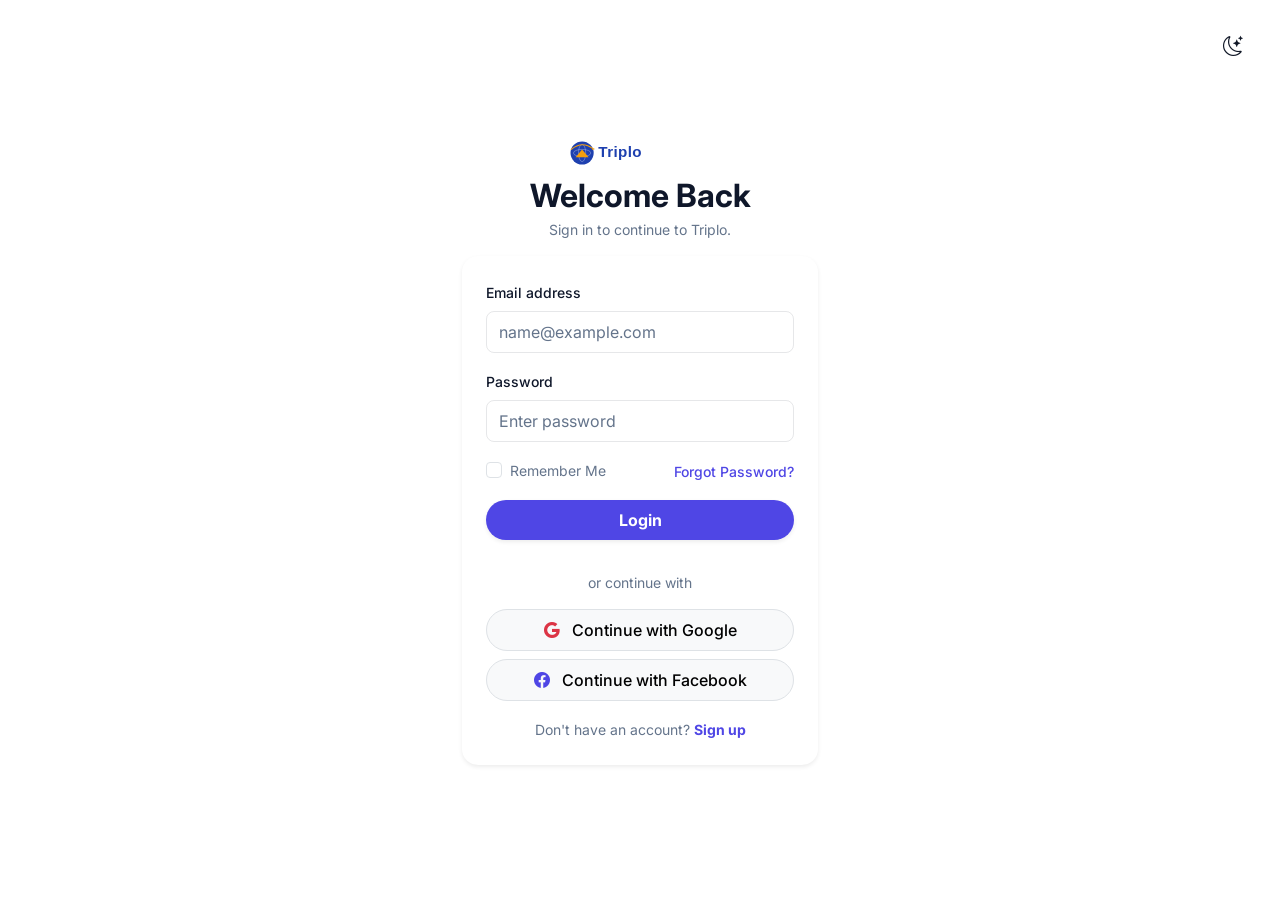
<file: login.html>
<!DOCTYPE html>
<html lang="en">

<head>
    <meta charset="UTF-8">
    <meta name="viewport" content="width=device-width, initial-scale=1.0">
    <title>Triplo - Login</title>
    <!-- Google Fonts -->
    <link rel="preconnect" href="https://fonts.googleapis.com">
    <link rel="preconnect" href="https://fonts.gstatic.com" crossorigin>
    <link href="https://fonts.googleapis.com/css2?family=Inter:wght@300;400;500;600;700;800&display=swap"
        rel="stylesheet">
    <!-- Bootstrap CSS -->
    <link href="https://cdn.jsdelivr.net/npm/bootstrap@5.3.3/dist/css/bootstrap.min.css" rel="stylesheet">
    <!-- Bootstrap Icons -->
    <link rel="stylesheet" href="https://cdn.jsdelivr.net/npm/bootstrap-icons@1.11.3/font/bootstrap-icons.min.css">
    <!-- Custom CSS -->
    <link rel="stylesheet" href="assets/css/style.css">
    <link rel="icon" type="image/svg+xml" href="assets/images/favicon.svg">
</head>

<body class="custom-bg-alt d-flex align-items-center justify-content-center" style="min-height: 100vh;">

    <!-- Theme Toggle (Floating) -->
    <div class="position-absolute top-0 end-0 p-4">
        <button class="btn btn-link nav-icon-btn dark-mode-toggle theme-toggle" aria-label="Toggle Dark Mode">
            <i class="bi bi-moon-stars"></i>
        </button>
    </div>

    <!-- Login Container -->
    <div class="container py-3 py-md-5">
        <div class="row justify-content-center">
            <div class="col-md-6 col-lg-5 col-xl-4">
                <!-- Brand -->
                <div class="text-center mb-3">
                    <a href="index.html" class="d-inline-block">
                        <img src="assets/images/logo.svg" alt="Triplo Logo" class="login-logo">
                    </a>
                    <h2 class="fw-bold text-dark mb-1">Welcome Back</h2>
                    <p class="text-muted small">Sign in to continue to Triplo.</p>
                </div>

                <!-- Login Card -->
                <div class="card custom-card-bg border-0 rounded-4 shadow-sm p-3 p-sm-4">
                    <form>
                        <div class="mb-3">
                            <label class="form-label text-dark fw-medium small">Email address</label>
                            <input type="email" class="form-control rounded-3 py-2 custom-input"
                                placeholder="name@example.com">
                        </div>
                        <div class="mb-3">
                            <label class="form-label text-dark fw-medium small">Password</label>
                            <input type="password" class="form-control rounded-3 py-2 custom-input"
                                placeholder="Enter password">
                        </div>
                        <div class="d-flex justify-content-between align-items-center mb-3">
                            <div class="form-check">
                                <input class="form-check-input" type="checkbox" id="rememberMe">
                                <label class="form-check-label text-muted small" for="rememberMe">Remember Me</label>
                            </div>
                            <a href="#" class="text-primary text-decoration-none small fw-medium">Forgot Password?</a>
                        </div>
                        <button type="submit"
                            class="btn w-100 rounded-pill fw-bold py-2 mb-3 shadow-sm border-0 login-btn"
                            style="background-color: var(--primary-color); color:#ffffff;">Login</button>

                        <div class="text-center my-3 text-muted small">or continue with</div>

                        <div class="d-grid gap-2 mb-3">
                            <button type="button" class="btn btn-light border rounded-pill py-2 fw-medium">
                                <i class="bi bi-google me-2 text-danger"></i>
                                Continue with Google
                            </button>
                            <button type="button" class="btn btn-light border rounded-pill py-2 fw-medium">
                                <i class="bi bi-facebook me-2 text-primary"></i>
                                Continue with Facebook
                            </button>
                        </div>

                        <div class="text-center">
                            <span class="text-muted small">Don't have an account?</span>
                            <a href="signup.html" class="text-primary text-decoration-none small fw-bold">Sign up</a>
                        </div>
                    </form>
                </div>
            </div>
        </div>
    </div>

    <!-- Bootstrap JS Bundle -->
    <script src="https://cdn.jsdelivr.net/npm/bootstrap@5.3.3/dist/js/bootstrap.bundle.min.js"></script>
    <!-- Custom JS -->
    <script src="assets/js/main.js"></script>
</body>

</html>
</file>
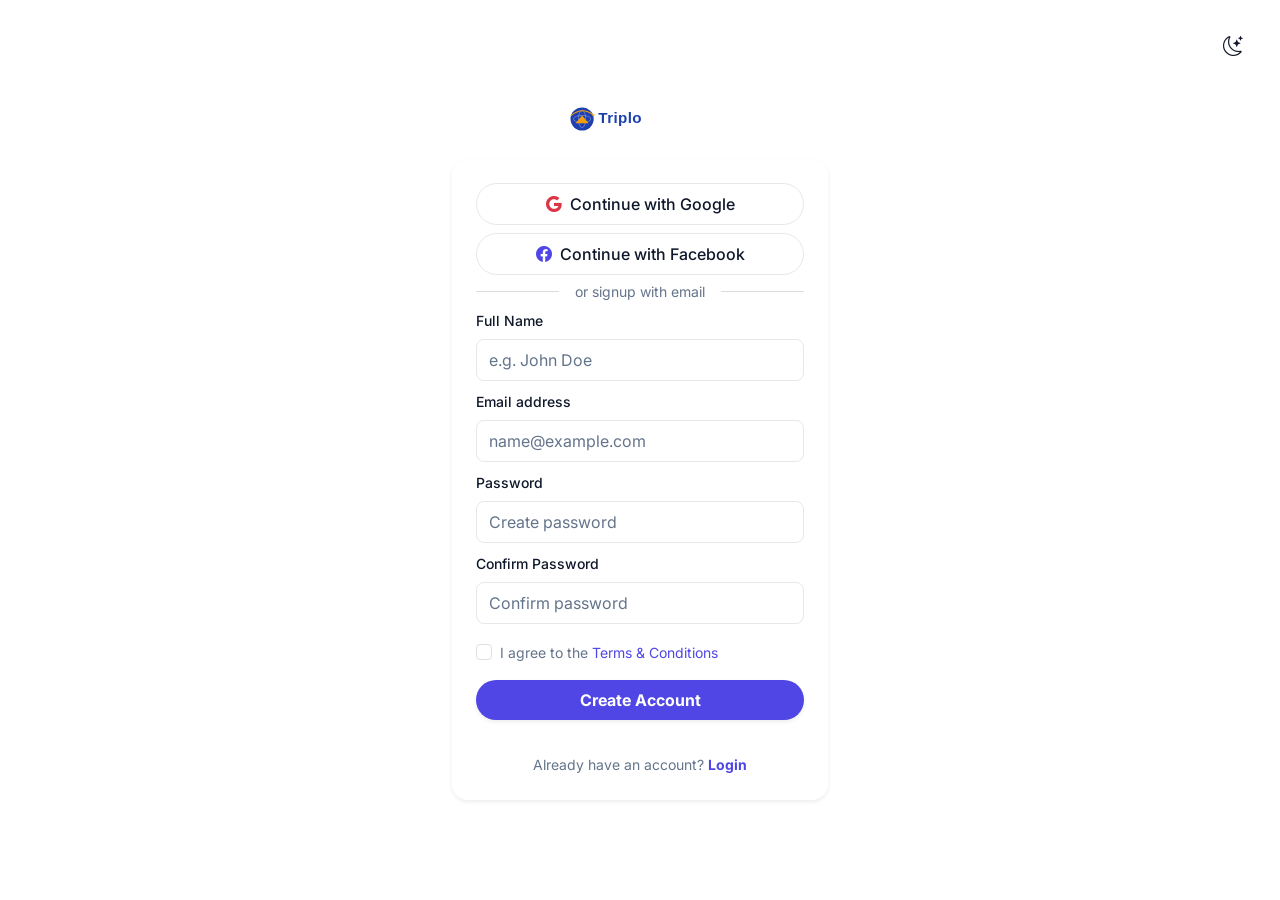
<file: signup.html>
<!DOCTYPE html>
<html lang="en">

<head>
    <meta charset="UTF-8">
    <meta name="viewport" content="width=device-width, initial-scale=1.0">
    <title>Triplo - Sign Up</title>
    <!-- Google Fonts -->
    <link rel="preconnect" href="https://fonts.googleapis.com">
    <link rel="preconnect" href="https://fonts.gstatic.com" crossorigin>
    <link href="https://fonts.googleapis.com/css2?family=Inter:wght@300;400;500;600;700;800&display=swap"
        rel="stylesheet">
    <!-- Bootstrap CSS -->
    <link href="https://cdn.jsdelivr.net/npm/bootstrap@5.3.3/dist/css/bootstrap.min.css" rel="stylesheet">
    <!-- Bootstrap Icons -->
    <link rel="stylesheet" href="https://cdn.jsdelivr.net/npm/bootstrap-icons@1.11.3/font/bootstrap-icons.min.css">
    <!-- Custom CSS -->
    <link rel="stylesheet" href="assets/css/style.css">
    <link rel="icon" type="image/svg+xml" href="assets/images/favicon.svg">
</head>

<body class="custom-bg-alt d-flex align-items-center justify-content-center" style="min-height: 100vh;">

    <!-- Theme Toggle (Floating) -->
    <div class="position-absolute top-0 end-0 p-4">
        <button class="btn btn-link nav-icon-btn dark-mode-toggle theme-toggle" aria-label="Toggle Dark Mode">
            <i class="bi bi-moon-stars"></i>
        </button>
    </div>

    <!-- Signup Container -->
    <div class="container py-3">
        <div class="row justify-content-center">
            <div class="col-12 w-100" style="max-width: 400px;">
                <!-- Brand -->
                <div class="text-center mb-3">
                    <a href="index.html" class="d-inline-block">
                        <img src="assets/images/logo.svg" alt="Triplo Logo" class="login-logo">
                    </a>
                </div>

                <!-- Signup Card -->
                <div class="card custom-card-bg border-0 rounded-4 shadow-sm p-3 p-sm-4 mx-auto w-100"
                    style="max-width: 400px;">
                    <form>
                        <!-- Social logins -->
                        <div class="d-grid gap-2 mb-3">
                            <button type="button"
                                class="btn btn-outline-secondary py-2 rounded-pill fw-medium d-flex align-items-center justify-content-center gap-2 custom-input">
                                <i class="bi bi-google text-danger"></i> Continue with Google
                            </button>
                            <button type="button"
                                class="btn btn-outline-secondary py-2 rounded-pill fw-medium d-flex align-items-center justify-content-center gap-2 custom-input">
                                <i class="bi bi-facebook text-primary"></i> Continue with Facebook
                            </button>
                        </div>

                        <div class="position-relative my-3">
                            <hr class="border-secondary opacity-25">
                            <span
                                class="position-absolute top-50 start-50 translate-middle custom-card-bg px-3 small text-muted">or
                                signup with email</span>
                        </div>

                        <!-- Email form -->
                        <div class="mb-2">
                            <label class="form-label text-dark fw-medium small">Full Name</label>
                            <input type="text" class="form-control rounded-3 py-2 custom-input"
                                placeholder="e.g. John Doe">
                        </div>
                        <div class="mb-2">
                            <label class="form-label text-dark fw-medium small">Email address</label>
                            <input type="email" class="form-control rounded-3 py-2 custom-input"
                                placeholder="name@example.com">
                        </div>
                        <div class="mb-2">
                            <label class="form-label text-dark fw-medium small">Password</label>
                            <input type="password" class="form-control rounded-3 py-2 custom-input"
                                placeholder="Create password">
                        </div>
                        <div class="mb-3">
                            <label class="form-label text-dark fw-medium small">Confirm Password</label>
                            <input type="password" class="form-control rounded-3 py-2 custom-input"
                                placeholder="Confirm password">
                        </div>

                        <div class="form-check mb-3">
                            <input class="form-check-input" type="checkbox" id="termsCheck">
                            <label class="form-check-label text-muted small" for="termsCheck">
                                I agree to the <a href="#" class="text-primary text-decoration-none">Terms &
                                    Conditions</a>
                            </label>
                        </div>

                        <button type="submit"
                            class="btn btn-primary w-100 rounded-pill fw-bold py-2 mb-3 shadow-sm border-0 login-btn"
                            style="background-color: var(--primary-color);color: #ffffff;">Create Account</button>

                        <div class="text-center mt-3">
                            <span class="text-muted small">Already have an account?</span>
                            <a href="login.html" class="text-primary text-decoration-none small fw-bold">Login</a>
                        </div>
                    </form>
                </div>
            </div>
        </div>
    </div>

    <!-- Bootstrap JS Bundle -->
    <script src="https://cdn.jsdelivr.net/npm/bootstrap@5.3.3/dist/js/bootstrap.bundle.min.js"></script>
    <!-- Custom JS -->
    <script src="assets/js/main.js"></script>
</body>

</html>
</file>
<file: assets/css/style.css>
/* Color Palette & Variables */
:root {
    /* Light Theme Variables */
    --primary-color: #4f46e5;
    --primary-color-rgb: 79, 70, 229;
    --primary-hover: #4338ca;
    --bg-color: #f8fafc;
    --bg-alt: #ffffff;
    --text-dark: #0f172a;
    --text-muted: #64748b;
    --card-bg: #ffffff;
    --border-color: rgba(15, 23, 42, 0.1);
    --footer-bg: #f1f5f9;
    --nav-bg: rgba(255, 255, 255, 0.95);

    /* Utilities */
    --box-shadow: 0 10px 25px -5px rgba(0, 0, 0, 0.05), 0 8px 10px -6px rgba(0, 0, 0, 0.01);
    --box-shadow-hover: 0 20px 25px -5px rgba(0, 0, 0, 0.1), 0 10px 10px -5px rgba(0, 0, 0, 0.04);
    --transition: all 0.3s cubic-bezier(0.4, 0, 0.2, 1);
}

[data-theme="dark"] {
    /* Dark Theme Variables */
    --primary-color: #6366f1;
    --primary-color-rgb: 99, 102, 241;
    --primary-hover: #818cf8;
    --bg-color: #0f172a;
    --bg-alt: #1e293b;
    --text-dark: #f8fafc;
    --text-muted: #94a3b8;
    --card-bg: #1e293b;
    --border-color: rgba(248, 250, 252, 0.1);
    --footer-bg: #020617;
    --nav-bg: rgba(15, 23, 42, 0.95);
    --box-shadow: 0 10px 25px -5px rgba(0, 0, 0, 0.5);
    --box-shadow-hover: 0 20px 25px -5px rgba(0, 0, 0, 0.6);
}

/* Global */
body {
    font-family: 'Inter', system-ui, -apple-system, sans-serif;
    background-color: var(--bg-color);
    color: var(--text-dark);
    transition: background-color 0.3s ease, color 0.3s ease;
    -webkit-font-smoothing: antialiased;
}

h1,
h2,
h3,
h4,
h5,
h6 {
    color: var(--text-dark);
}

.text-muted {
    color: var(--text-muted) !important;
    transition: color 0.3s ease;
}

.text-primary {
    color: var(--primary-color) !important;
}

.text-dark {
    color: var(--text-dark) !important;
}

.bg-primary {
    background-color: var(--primary-color) !important;
}

/* Base Bootstrap Overrides */
.form-control,
.form-select {
    color: var(--text-dark) !important;
    background-color: transparent !important;
}

.form-control::placeholder {
    color: var(--text-muted);
}

.form-control:focus,
.form-select:focus {
    box-shadow: none !important;
    border-color: var(--primary-color) !important;
}

.btn-close {
    background-color: transparent;
    filter: var(--btn-close-filter);
}

[data-theme="dark"] {
    --btn-close-filter: invert(1) grayscale(100%) brightness(200%);
}

/* Buttons */
.btn {
    transition: var(--transition);
}

.btn-primary {
    background-color: var(--primary-color);
    border-color: var(--primary-color);
    color: #fff;
}

.btn-primary:hover,
.btn-primary:focus {
    background-color: var(--primary-hover);
    border-color: var(--primary-hover);
    transform: translateY(-2px);
    color: #fff;
}

.btn-outline-primary {
    color: var(--primary-color);
    border-color: var(--primary-color);
}

.btn-outline-primary:hover,
.btn-outline-primary:focus {
    background-color: var(--primary-color);
    border-color: var(--primary-color);
    color: #fff;
    transform: translateY(-2px);
}

/* Navbar */
.custom-navbar {
    background-color: var(--nav-bg);
    backdrop-filter: blur(10px);
    -webkit-backdrop-filter: blur(10px);
    border-bottom: 1px solid var(--border-color);
    transition: var(--transition);
}

.navbar-brand .brand-text {
    color: var(--text-dark);
}

.nav-link {
    color: var(--text-muted);
    transition: var(--transition);
    position: relative;
    padding-bottom: 0.25rem;
}

.nav-link:hover,
.nav-link.active {
    color: var(--primary-color);
}

/* Desktop underlink */
@media (min-width: 992px) {
    .nav-link::after {
        content: '';
        position: absolute;
        width: 0;
        height: 2px;
        bottom: 0;
        left: 50%;
        background-color: var(--primary-color);
        transition: var(--transition);
        transform: translateX(-50%);
    }

    .nav-link:hover::after,
    .nav-link.active::after {
        width: 100%;
    }
}

.nav-icon-btn {
    color: var(--text-dark);
    font-size: 1.25rem;
    transition: var(--transition);
}

.nav-icon-btn:hover {
    color: var(--primary-color);
}

/* Modifiers */
.custom-bg-alt {
    background-color: var(--bg-alt);
    transition: var(--transition);
}

.custom-card-bg {
    background-color: var(--card-bg);
    transition: var(--transition);
}

.hover-lift {
    transition: transform 0.3s ease, box-shadow 0.3s ease !important;
}

.hover-lift:hover {
    transform: translateY(-5px);
    box-shadow: var(--box-shadow-hover) !important;
}

.hover-bg:hover {
    background-color: rgba(var(--primary-color-rgb), 0.05);
}

[data-theme="dark"] .hover-bg:hover {
    background-color: rgba(255, 255, 255, 0.05);
}

.cursor-pointer {
    cursor: pointer;
}

.section-padding {
    padding-top: 5rem;
    padding-bottom: 5rem;
}

.tracking-wide {
    letter-spacing: 0.05em;
}

/* Hero Section */
.hero-section {
    min-height: 100vh;
    padding-top: 120px;
}

.hero-overlay {
    background: linear-gradient(135deg, rgba(15, 23, 42, 0.7) 0%, rgba(15, 23, 42, 0.3) 100%);
}

.drop-shadow {
    text-shadow: 0 4px 6px rgba(0, 0, 0, 0.5);
}

.search-form-container {
    max-width: 800px;
    background-color: var(--card-bg) !important;
}

/* Cards (Destinations) */
.card {
    transition: var(--transition);
    background-color: var(--card-bg);
    border: 1px solid var(--border-color);
}

.card-title {
    color: var(--text-dark);
}

.destination-card:hover {
    transform: translateY(-8px);
    box-shadow: var(--box-shadow-hover) !important;
}

.destination-card img {
    transition: transform 0.6s cubic-bezier(0.4, 0, 0.2, 1);
}

.destination-card:hover img {
    transform: scale(1.05);
}

/* Services */
.service-card {
    transition: var(--transition);
    border: 1px solid var(--border-color);
}

.service-card h4 {
    color: var(--text-dark);
}

.service-card:hover {
    transform: translateY(-5px);
    box-shadow: var(--box-shadow-hover) !important;
    border-color: rgba(var(--primary-color-rgb), 0.3);
}

/* Testimonials */
.testimonial-card {
    border: 1px solid var(--border-color);
    height: 100%;
}

.testimonial-card p {
    min-height: 110px;
    display: flex;
    align-items: center;
    justify-content: center;
    text-align: center;
}

.testimonial-card h6 {
    color: var(--text-dark);
}

.row.g-4>div {
    display: flex;
}

/* Team */
.team-card {
    border: 1px solid var(--border-color);
    transition: var(--transition);
}

.team-card h4 {
    color: var(--text-dark);
}

.team-card:hover {
    transform: translateY(-5px);
    box-shadow: var(--box-shadow-hover) !important;
}

.team-img {
    transition: var(--transition);
}

.team-card:hover .team-img {
    border-color: var(--primary-color) !important;
}

/* CTA Section */
.cta-section {
    background-color: var(--primary-color);
}

.cta-bg-pattern {
    background-image: radial-gradient(circle at center, #ffffff 2px, transparent 2px);
    background-size: 20px 20px;
}

/* Footer */
.custom-footer-bg {
    background-color: var(--footer-bg);
    border-top: 1px solid var(--border-color);
    transition: var(--transition);
}

.footer-title {
    color: var(--text-dark);
}

.footer-link {
    transition: var(--transition);
}

.footer-link:hover {
    color: var(--primary-color) !important;
    padding-left: 5px;
}

.social-icon-wrapper {
    width: 40px;
    height: 40px;
    background-color: var(--card-bg);
    color: var(--text-muted);
    border: 1px solid var(--border-color);
    transition: var(--transition);
}

.social-icon-wrapper:hover {
    background-color: var(--primary-color);
    color: #fff;
    border-color: var(--primary-color);
    transform: translateY(-3px);
}

.custom-input {
    color: var(--text-dark) !important;
    border: 1px solid var(--border-color);
}

.custom-input::placeholder {
    color: var(--text-muted) !important;
}

.custom-input:focus {
    background-color: transparent;
    border-color: var(--primary-color);
    box-shadow: 0 0 0 0.25rem rgba(var(--primary-color-rgb), 0.25);
}

/* Back to Top */
.back-to-top {
    opacity: 0;
    visibility: hidden;
    transition: var(--transition);
    transform: translateY(20px);
    z-index: 1040;
}

.back-to-top.show {
    opacity: 1;
    visibility: visible;
    transform: translateY(0);
}

/* Offcanvas */
.mobile-offcanvas {
    background-color: var(--nav-bg) !important;
    backdrop-filter: blur(10px);
}

.offcanvas-title {
    color: var(--text-dark);
}

/* Offcanvas Mobile Dropdown Fixes */
.mobile-offcanvas .dropdown-menu {
    position: static !important;
    transform: none !important;
    box-shadow: none !important;
    margin-top: 4px;
    padding-left: 1rem;
}

.mobile-offcanvas .dropdown-item {
    padding-left: 1rem;
}

.mobile-offcanvas .nav-item {
    width: 100%;
}

/* Dark mode offcanvas navigation visibility */
[data-theme="dark"] .mobile-offcanvas .nav-link {
    color: #cbd5f5;
}

[data-theme="dark"] .mobile-offcanvas .nav-link:hover {
    color: #60a5fa;
}

[data-theme="dark"] .mobile-offcanvas .nav-link.active {
    color: #60a5fa;
    font-weight: 600;
}

/* Dropdown items inside offcanvas */
[data-theme="dark"] .mobile-offcanvas .dropdown-item {
    color: #e5e7eb;
}

[data-theme="dark"] .mobile-offcanvas .dropdown-item:hover {
    background-color: rgba(255, 255, 255, 0.08);
    color: #60a5fa;
}

/* --- USER PROVIDED NAVBAR FIX --- */
/* Navbar default (light mode) */
.navbar {
    background: #ffffff;
    backdrop-filter: blur(10px);
}

.navbar .nav-link {
    color: #111827;
    font-weight: 500;
}

.navbar .nav-link:hover {
    color: #1E40AF;
}

/* DARK MODE NAVBAR */
[data-theme="dark"] .navbar {
    background: #0f172a;
    border-bottom: 1px solid rgba(255, 255, 255, 0.08);
}

[data-theme="dark"] .navbar .nav-link {
    color: #e5e7eb;
}

[data-theme="dark"] .navbar .nav-link:hover {
    color: #60a5fa;
}

/* Active nav item */
.navbar .nav-link.active {
    color: #1E40AF;
    font-weight: 600;
}

[data-theme="dark"] .navbar .nav-link.active {
    color: #60a5fa;
}

/* Login Button Visibility */
.login-btn {
    border: 1px solid #1E40AF;
    color: #1E40AF;
    background-color: transparent;
}

.login-btn:hover {
    background-color: #1E40AF;
    color: #ffffff;
}

[data-theme="dark"] .login-btn {
    border: 1px solid #60a5fa;
    color: #60a5fa;
}

[data-theme="dark"] .login-btn:hover {
    background-color: #60a5fa;
    color: #0f172a;
}

/* Theme Toggle Icon Visibility */
.theme-toggle {
    color: #111827;
}

[data-theme="dark"] .theme-toggle {
    color: #f9fafb;
}

/* -------------------------------- */
/* Dropdown default */
.dropdown-menu {
    background-color: #ffffff;
    border: 1px solid rgba(0, 0, 0, 0.08);
}

.dropdown-item {
    color: #111827;
}

.dropdown-item:hover {
    background-color: #f3f4f6;
    color: #1E40AF;
}


/* DARK MODE DROPDOWN FIX */
[data-theme="dark"] .dropdown-menu {
    background-color: #1f2937;
    border: 1px solid rgba(255, 255, 255, 0.08);
}

[data-theme="dark"] .dropdown-item {
    color: #e5e7eb;
}

[data-theme="dark"] .dropdown-item:hover {
    background-color: #374151;
    color: #60a5fa;
}

/* image for home cardX */
.destination-card img {
    width: 100%;
    height: 300px;
    object-fit: cover;
    border-radius: 10px;
}

.table img {
    width: 40px !important;
    height: 40px !important;
    object-fit: cover;
}

.table td,
.table th {
    padding-right: 16px;
}

.table td:first-child,
.table th:first-child {
    padding-right: 24px;
}

.table td:nth-child(2) {
    min-width: 90px;
}

@media (max-width: 768px) {

    .table td,
    .table th {
        white-space: normal !important;
        font-size: 14px;
    }

    .table img {
        margin-bottom: 6px;
    }

}

.navbar-toggler {
    padding: 0;
    margin: 0;
}

.navbar-toggler-icon {
    background-image: url("data:image/svg+xml,%3Csvg viewBox='0 0 30 30' xmlns='http://www.w3.org/2000/svg'%3E%3Cpath stroke='rgba(17,24,39,0.9)' stroke-width='2' stroke-linecap='round' stroke-miterlimit='10' d='M4 7h22M4 15h22M4 23h22'/%3E%3C/svg%3E");
}

[data-theme="dark"] .navbar-toggler-icon {
    background-image: url("data:image/svg+xml,%3Csvg viewBox='0 0 30 30' xmlns='http://www.w3.org/2000/svg'%3E%3Cpath stroke='rgba(255,255,255,0.9)' stroke-width='2' stroke-linecap='round' stroke-miterlimit='10' d='M4 7h22M4 15h22M4 23h22'/%3E%3C/svg%3E");
}

/* --- Global Mobile Overflow Fixes --- */
html,
body {
    overflow-x: hidden;
    max-width: 100%;
}

.row {
    --bs-gutter-x: 1.5rem;
}

[class*="col-"] {
    padding-left: 12px;
    padding-right: 12px;
}

img {
    max-width: 100%;
    height: auto;
    display: block;
}

/* Ensure logo SVGs don't collapse to 0 height from global img rule */
img.brand-logo {
    height: 48px !important;
    width: auto !important;
}

.navbar img.brand-logo,
.offcanvas-header img.brand-logo,
img.footer-logo {
    height: 36px !important;
    width: auto !important;
}

.hero-bg {
    overflow: hidden;
}

.hero-bg img {
    width: 100%;
    height: 100%;
    object-fit: cover;
    display: block;
}

.testimonial-card {
    padding: 1.5rem;
}

/* Fix date picker icon in dark mode */
[data-theme="dark"] input[type="date"] {
    color-scheme: dark;
}

/* Fix select dropdown in dark mode */
[data-theme="dark"] select.form-select {
    background-color: transparent;
    color: #f8fafc;
}

[data-theme="dark"] select.form-select option {
    background-color: #1e293b;
    color: #f8fafc;
}

/* Destination rating badge fix for dark mode */
[data-theme="dark"] .destination-card .badge {
    background-color: #1e293b !important;
    color: #f8fafc !important;
    border: 1px solid rgba(255, 255, 255, 0.15);
}

/* Fix destination price badge in dark mode */
[data-theme="dark"] .destination-card .badge {
    background-color: #1e293b !important;
    color: #f8fafc !important;
    border: 1px solid rgba(255, 255, 255, 0.15);
}

/* Fix testimonial alignment */
.testimonial-card .card-body {
    display: flex;
    flex-direction: column;
    height: 100%;
}

.testimonial-card .card-body p {
    flex-grow: 1;
}

.testimonial-card .card-body h6 {
    margin-top: auto;
}

.destination-card .btn {
    white-space: nowrap;
}

.dashboard-stat-card {
    border-bottom: 4px solid transparent !important;
}

.login-logo {
    height: 36px;
    width: auto;
    display: block;
    margin: auto;
}

/* Center team section cards */
.team-section .card{
max-width:260px;
margin:auto;
text-align:center;
}

.team-section img{
display:block;
margin:auto;
}

/* Destination card footer alignment fix */
.destination-card-footer{
display:flex;
justify-content:space-between;
align-items:center;
gap:10px;
flex-wrap:wrap;
}

@media (max-width:992px){
.destination-card-footer{
flex-direction:column;
align-items:flex-start;
}
}
</file>
